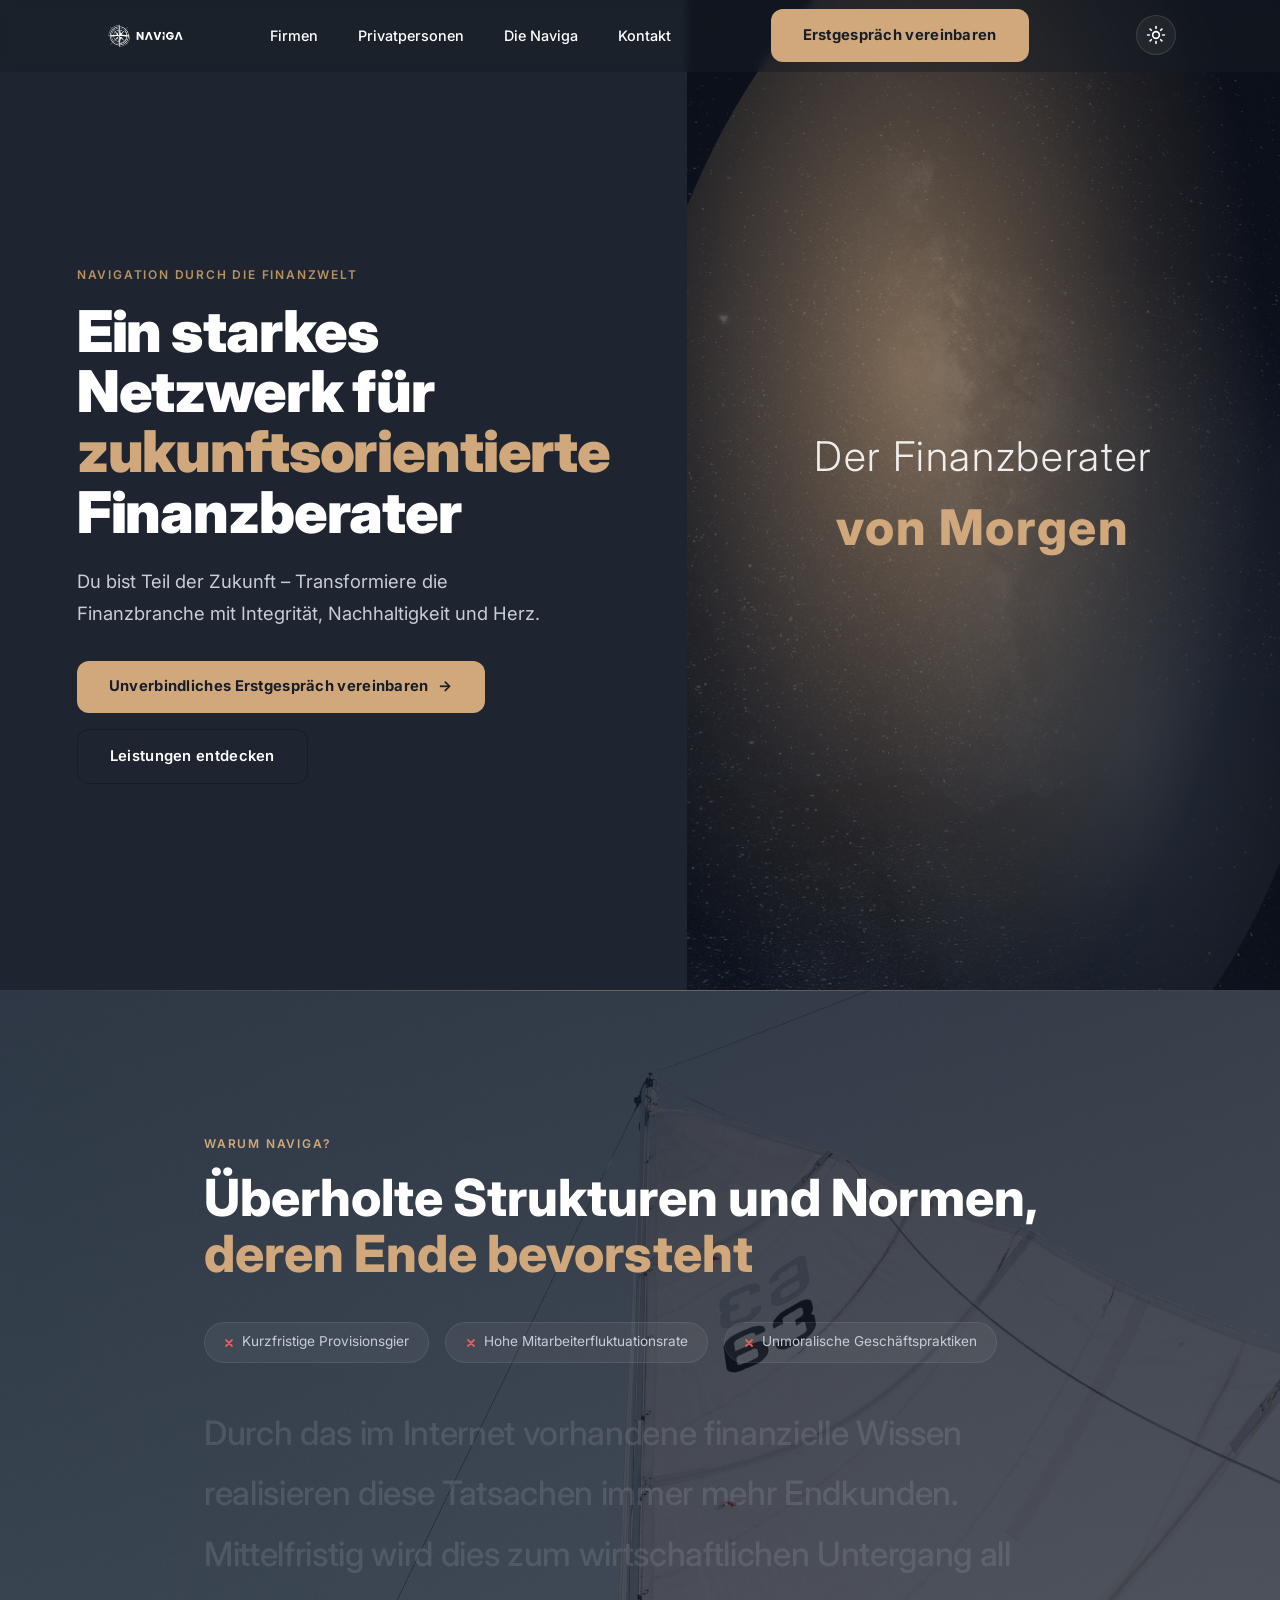
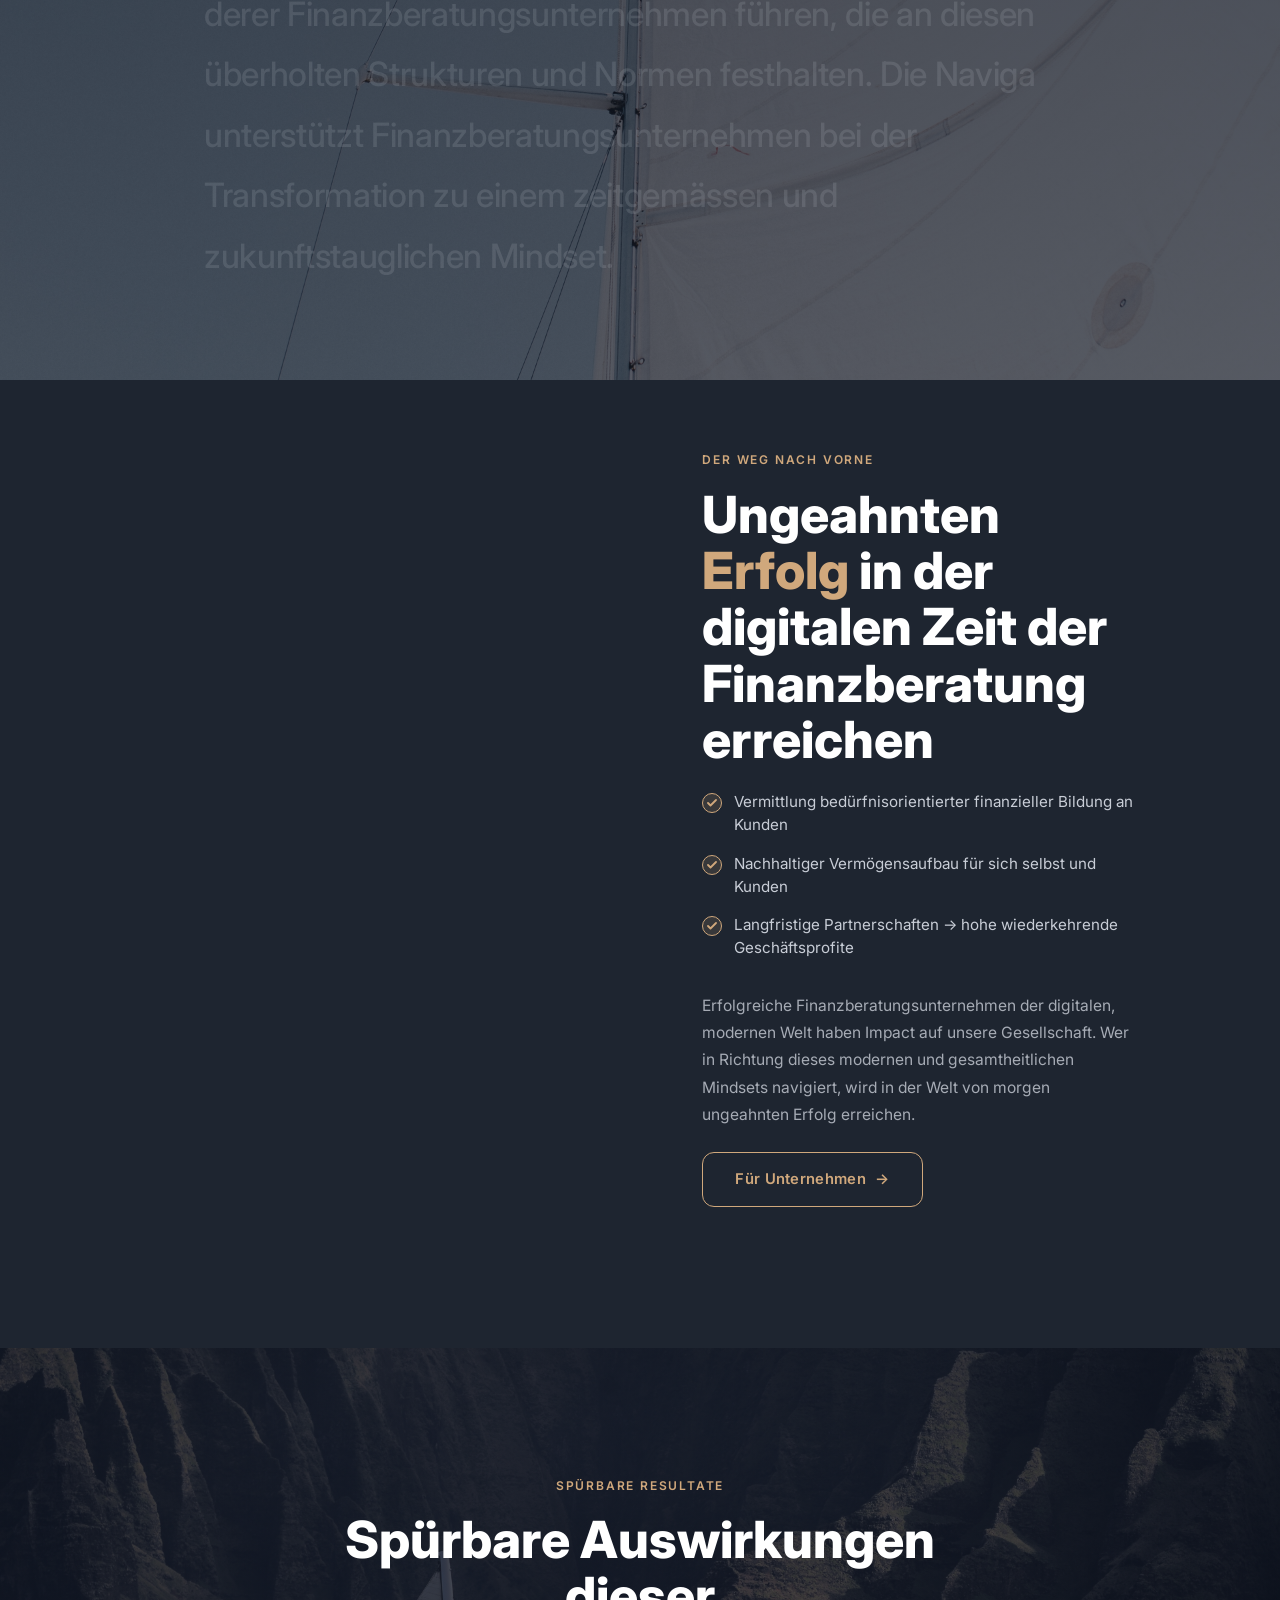
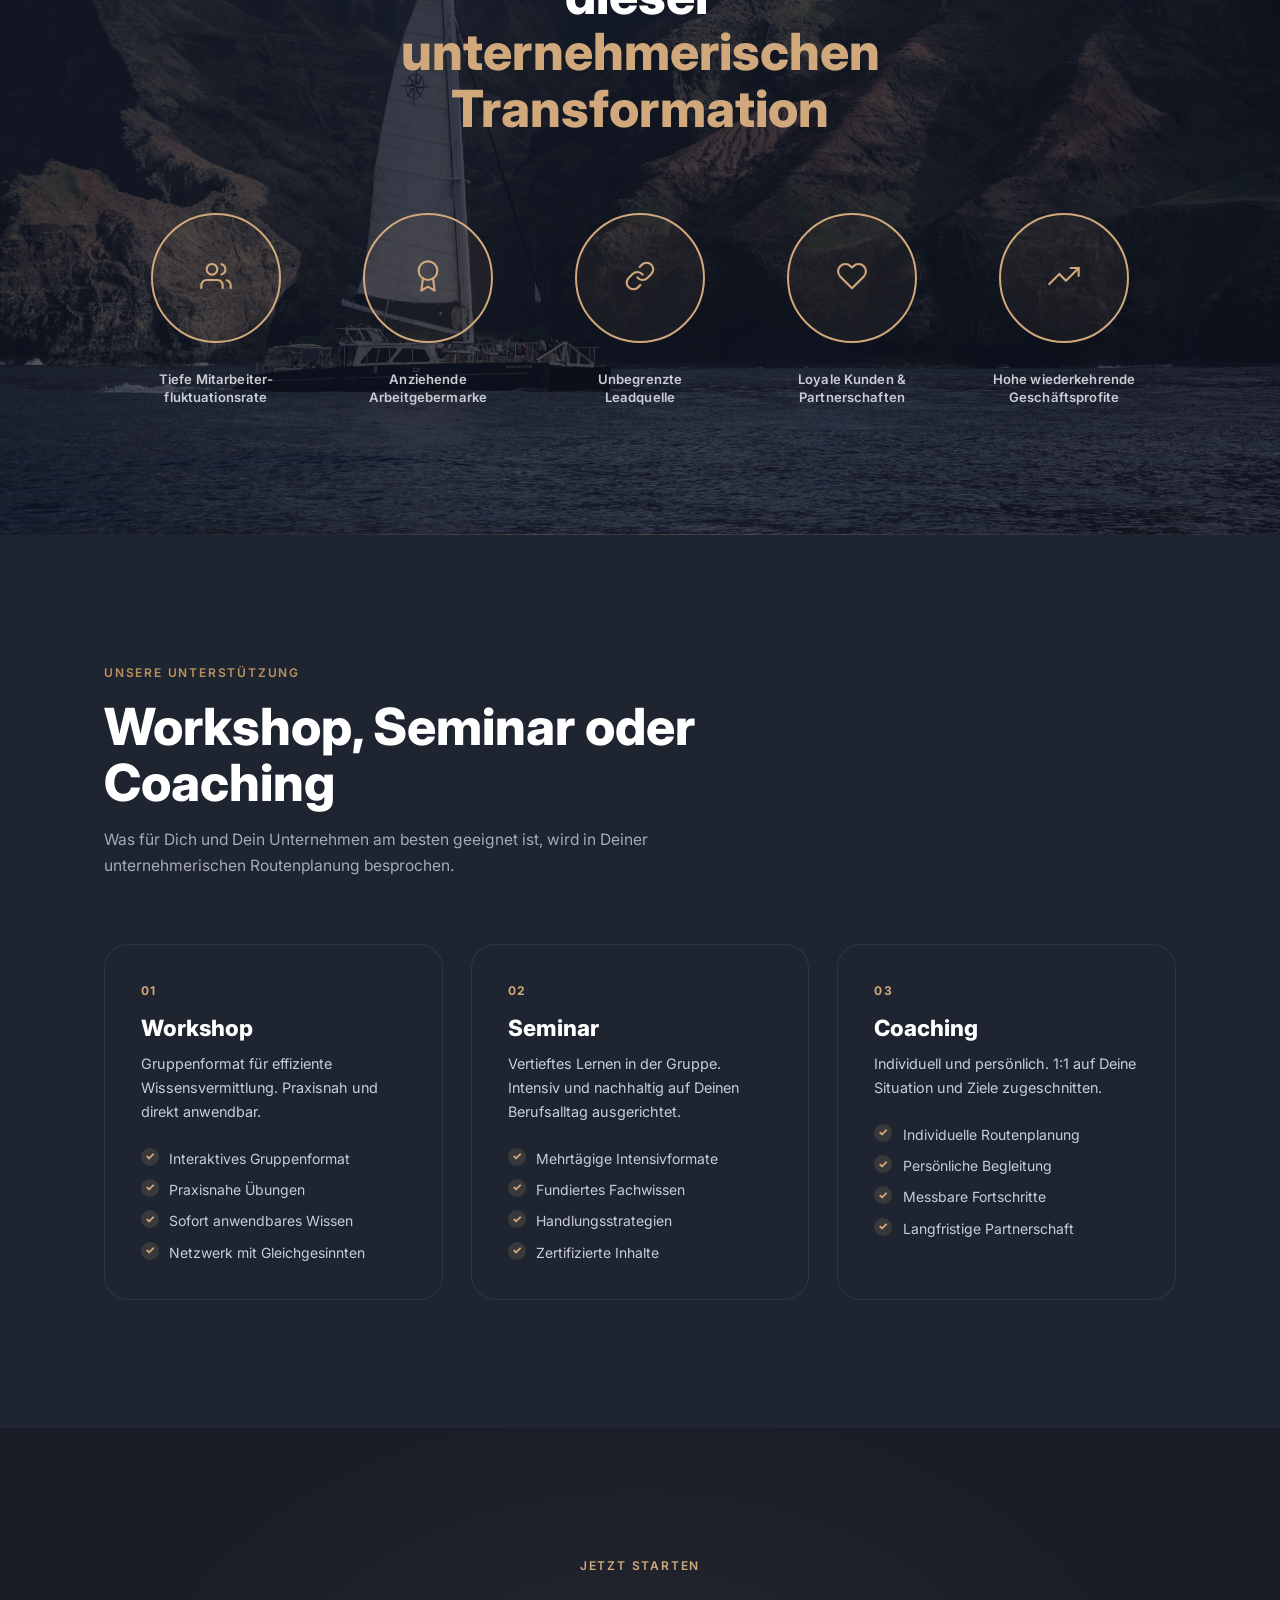
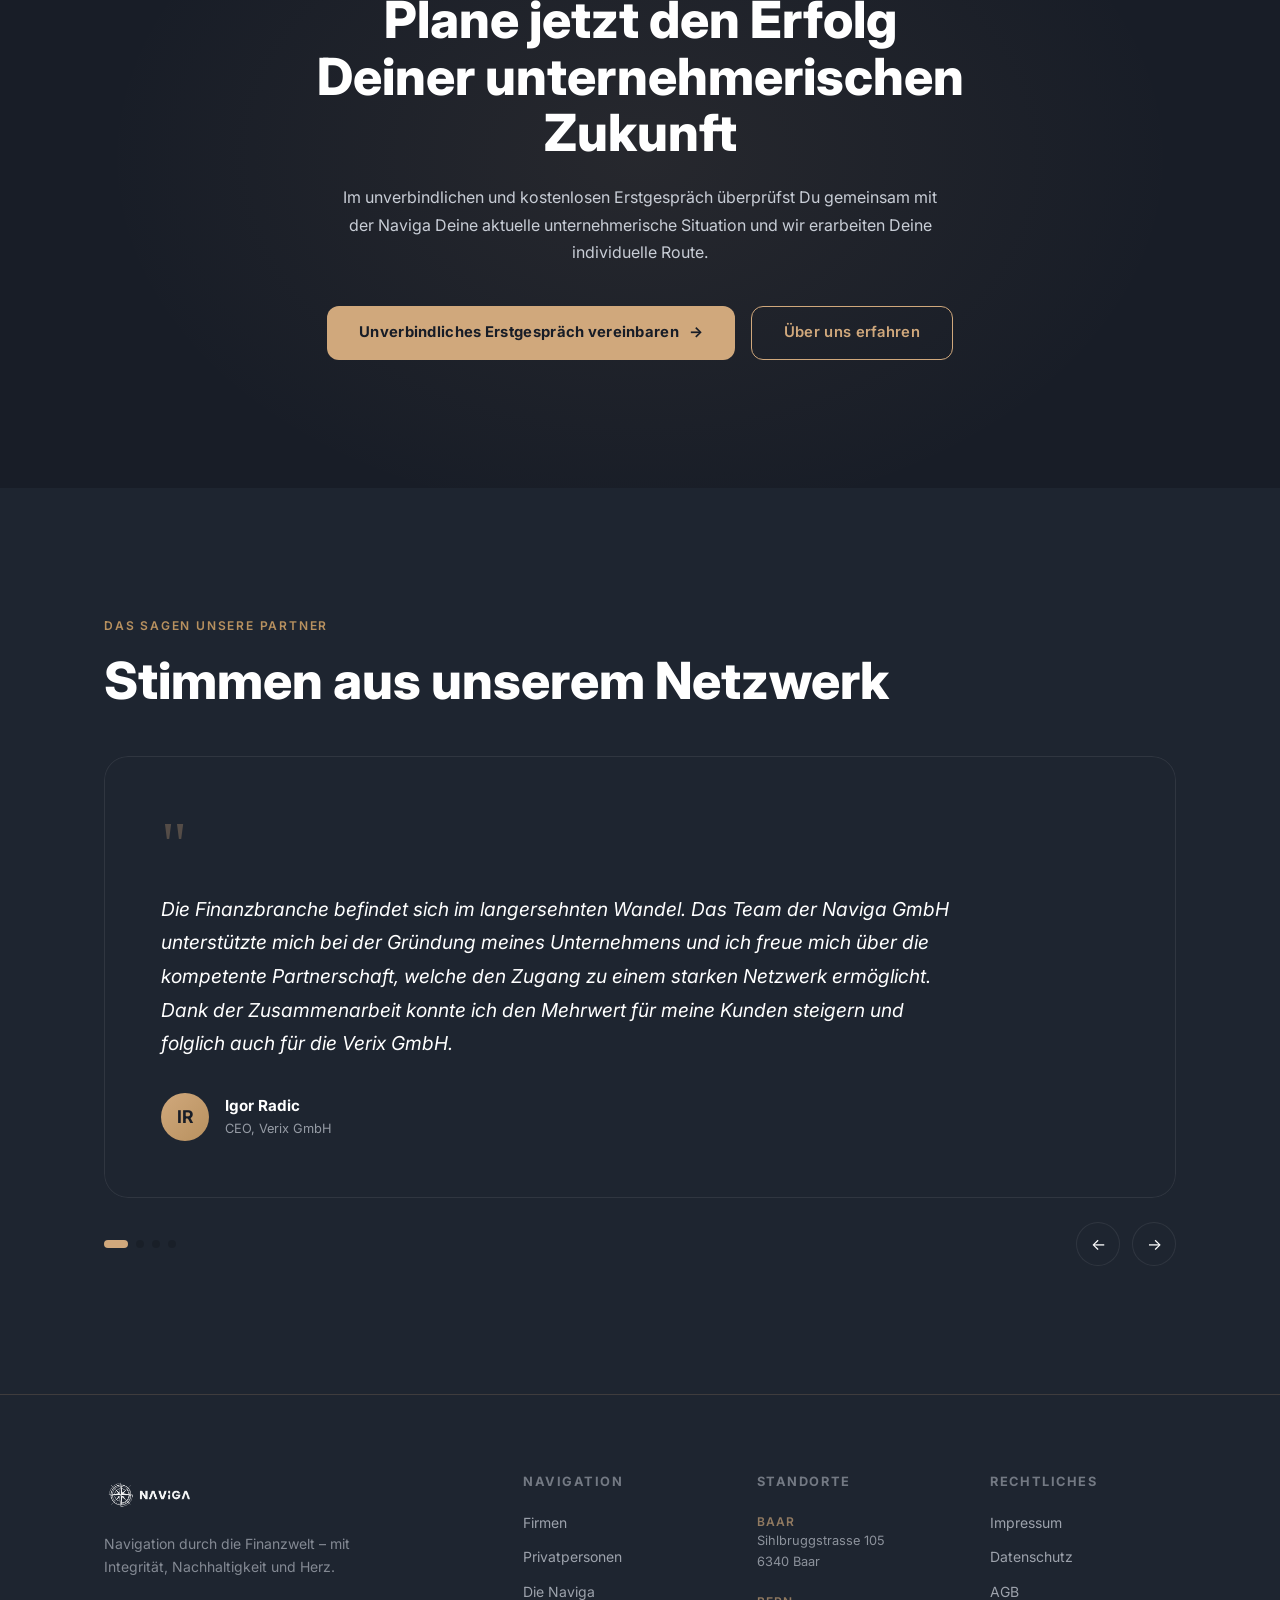
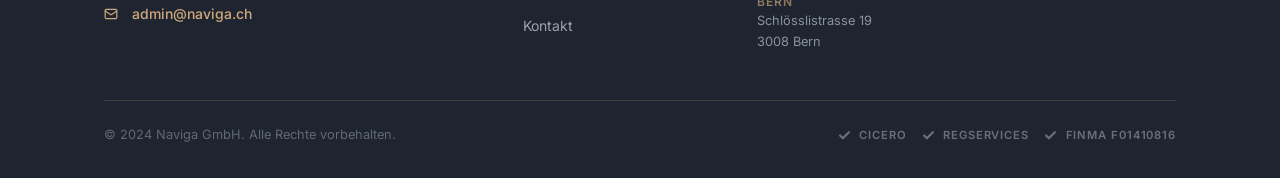
<file: index.html>
<!DOCTYPE html>
<html lang="de">
<head>
  <meta charset="UTF-8" />
  <meta name="viewport" content="width=device-width, initial-scale=1.0" />
  <title>Naviga GmbH | Navigation durch die Finanzwelt</title>
  <meta name="description" content="Ein starkes Netzwerk für zukunftsorientierte Finanzberater. Transformation, Coaching und nachhaltiges Wachstum in der digitalen Finanzwelt." />
  <meta property="og:title" content="Naviga GmbH | Navigation durch die Finanzwelt" />
  <meta property="og:description" content="Transformiere die Finanzbranche mit Integrität, Nachhaltigkeit und Herz." />
  <meta property="og:type" content="website" />
  <link rel="preconnect" href="https://fonts.googleapis.com" />
  <link rel="preconnect" href="https://fonts.gstatic.com" crossorigin />
  <link href="https://fonts.googleapis.com/css2?family=Inter:ital,wght@0,300;0,400;0,500;0,600;0,700;0,800;0,900;1,300&display=swap" rel="stylesheet" />
  <link rel="stylesheet" href="css/style.css" />
</head>
<body>

  <!-- ============ NAVIGATION ============ -->
  <nav class="nav" id="nav" aria-label="Hauptnavigation">
    <div class="container nav-inner">
      <a href="index.html" class="nav-logo">
        <img src="naviga-logo-dark.png" alt="Naviga GmbH" class="nav-logo-img" />
      </a>
      <ul class="nav-links" role="list">
        <li><a href="firmen.html">Firmen</a></li>
        <li><a href="privatpersonen.html">Privatpersonen</a></li>
        <li><a href="die-naviga.html">Die Naviga</a></li>
        <li><a href="kontakt.html">Kontakt</a></li>
      </ul>
      <a href="kontakt.html" class="btn btn-primary nav-cta">Erstgespräch vereinbaren</a>
      <button class="theme-toggle" id="themeToggle" aria-label="Farbschema umschalten">
        <svg class="sun" width="20" height="20" viewBox="0 0 24 24" fill="none" stroke="currentColor" stroke-width="2" stroke-linecap="round" stroke-linejoin="round"><circle cx="12" cy="12" r="4"/><path d="M12 2v2"/><path d="M12 20v2"/><path d="m4.93 4.93 1.41 1.41"/><path d="m17.66 17.66 1.41 1.41"/><path d="M2 12h2"/><path d="M20 12h2"/><path d="m6.34 17.66-1.41 1.41"/><path d="m19.07 4.93-1.41 1.41"/></svg>
        <svg class="moon" width="20" height="20" viewBox="0 0 24 24" fill="none" stroke="currentColor" stroke-width="2" stroke-linecap="round" stroke-linejoin="round" style="display:none"><path d="M21 12.79A9 9 0 1 1 11.21 3 7 7 0 0 0 21 12.79z"></path></svg>
      </button>
      <button class="nav-burger" id="navBurger" aria-label="Menü öffnen" aria-expanded="false">
        <span></span><span></span><span></span>
      </button>
    </div>
  </nav>

  <!-- Mobile Overlay -->
  <div class="nav-mobile-overlay" id="navOverlay" role="dialog" aria-label="Navigation">
    <button class="nav-mobile-close" id="navClose" aria-label="Menü schliessen">
  <svg width="18" height="18" viewBox="0 0 24 24" fill="none" stroke="currentColor" stroke-width="2.5" stroke-linecap="round" aria-hidden="true"><line x1="18" y1="6" x2="6" y2="18"/><line x1="6" y1="6" x2="18" y2="18"/></svg>
</button>
    <a href="firmen.html">Firmen</a>
    <a href="privatpersonen.html">Privatpersonen</a>
    <a href="die-naviga.html">Die Naviga</a>
    <a href="kontakt.html">Kontakt</a>
    <a href="kontakt.html" class="btn btn-primary" style="font-size:1rem;margin-top:1rem;">Erstgespräch vereinbaren</a>
  </div>

  <main>

    <!-- ============ HERO ============ -->
    <section class="hero nordic-bg-stars" aria-labelledby="heroTitle">
      <div class="hero-left">
        <span class="eyebrow fade-up">Navigation durch die Finanzwelt</span>
        <h1 class="hero-title fade-up" id="heroTitle" style="transition-delay:0.1s">
          Ein starkes Netzwerk für
          <span class="accent-word">zukunftsorientierte</span>
          Finanzberater
        </h1>
        <p class="hero-subtitle fade-up" style="transition-delay:0.2s">
          Du bist Teil der Zukunft – Transformiere die Finanzbranche mit Integrität, Nachhaltigkeit und Herz.
        </p>
        <div class="hero-cta-group fade-up" style="transition-delay:0.3s">
          <a href="kontakt.html" class="btn btn-primary">
            Unverbindliches Erstgespräch vereinbaren
            <span class="btn-arrow" aria-hidden="true">→</span>
          </a>
          <a href="#services" class="btn btn-outline-dark">Leistungen entdecken</a>
        </div>

      </div>

      <div class="hero-right" id="heroRight" aria-hidden="true">
        <div class="hero-blob-wrap">
          <div class="hero-blob"></div>
        </div>
        <div class="hero-blob-text fade-in" id="heroFloatText" style="transition-delay:0.5s">
          <h2>Der Finanzberater<br><strong>von Morgen</strong></h2>
        </div>
      </div>
    </section>

    <!-- ============ SCROLL-TEXT SECTION ============ -->
    <section class="scroll-text-section nordic-bg-boat" aria-labelledby="problemTitle">
      <div class="container">
        <div class="scroll-text-inner">
          <span class="eyebrow fade-up">Warum Naviga?</span>
          <h2 class="fade-up" id="problemTitle" style="color:var(--text-main);margin-bottom:2.5rem;transition-delay:0.1s">
            Überholte Strukturen und Normen,<br>
            <span class="accent-word">deren Ende bevorsteht</span>
          </h2>

          <div class="scroll-pain-points stagger-children fade-up" style="transition-delay:0.2s">
            <span class="pain-tag"><span class="x-icon" aria-hidden="true">
  <svg width="10" height="10" viewBox="0 0 10 10" fill="none"><path d="M2 2L8 8M8 2L2 8" stroke="currentColor" stroke-width="1.8" stroke-linecap="round"/></svg>
</span> Kurzfristige Provisionsgier</span>
            <span class="pain-tag"><span class="x-icon" aria-hidden="true">
  <svg width="10" height="10" viewBox="0 0 10 10" fill="none"><path d="M2 2L8 8M8 2L2 8" stroke="currentColor" stroke-width="1.8" stroke-linecap="round"/></svg>
</span> Hohe Mitarbeiterfluktuationsrate</span>
            <span class="pain-tag"><span class="x-icon" aria-hidden="true">
  <svg width="10" height="10" viewBox="0 0 10 10" fill="none"><path d="M2 2L8 8M8 2L2 8" stroke="currentColor" stroke-width="1.8" stroke-linecap="round"/></svg>
</span> Unmoralische Geschäftspraktiken</span>
          </div>

          <p class="reveal-text" aria-label="Erklärungstext">
            Durch das im Internet vorhandene finanzielle Wissen realisieren diese Tatsachen immer mehr Endkunden. Mittelfristig wird dies zum wirtschaftlichen Untergang all derer Finanzberatungsunternehmen führen, die an diesen überholten Strukturen und Normen festhalten. Die Naviga unterstützt Finanzberatungsunternehmen bei der Transformation zu einem zeitgemässen und zukunftstauglichen Mindset.
          </p>
        </div>
      </div>
    </section>

    <!-- ============ SPLIT SECTION: ERFOLG ============ -->
    <section class="split-section" aria-labelledby="erfolgTitle">
      <div class="container">
        <div class="grid-2">
          <div class="split-image fade-up">
            <img src="naviga-meeting.jpg" alt="Das Naviga Team in einem modernen Beratungsgespräch" class="split-real-img" loading="lazy" />
          </div>
          <div class="split-content fade-up" style="transition-delay:0.15s">
            <span class="eyebrow">Der Weg nach vorne</span>
            <h2 id="erfolgTitle">
              Ungeahnten <span class="accent-word">Erfolg</span> in der digitalen Zeit der Finanzberatung erreichen
            </h2>
            <ul class="split-value-list" role="list">
              <li class="split-value-item">
                <span class="split-value-icon" aria-hidden="true">
                  <svg width="10" height="8" viewBox="0 0 10 8" fill="none"><path d="M1 4L3.5 6.5L9 1" stroke="currentColor" stroke-width="1.8" stroke-linecap="round" stroke-linejoin="round"/></svg>
                </span>
                Vermittlung bedürfnisorientierter finanzieller Bildung an Kunden
              </li>
              <li class="split-value-item">
                <span class="split-value-icon" aria-hidden="true">
                  <svg width="10" height="8" viewBox="0 0 10 8" fill="none"><path d="M1 4L3.5 6.5L9 1" stroke="currentColor" stroke-width="1.8" stroke-linecap="round" stroke-linejoin="round"/></svg>
                </span>
                Nachhaltiger Vermögensaufbau für sich selbst und Kunden
              </li>
              <li class="split-value-item">
                <span class="split-value-icon" aria-hidden="true">
                  <svg width="10" height="8" viewBox="0 0 10 8" fill="none"><path d="M1 4L3.5 6.5L9 1" stroke="currentColor" stroke-width="1.8" stroke-linecap="round" stroke-linejoin="round"/></svg>
                </span>
                Langfristige Partnerschaften → hohe wiederkehrende Geschäftsprofite
              </li>
            </ul>
            <p class="split-body">
              Erfolgreiche Finanzberatungsunternehmen der digitalen, modernen Welt haben Impact auf unsere Gesellschaft. Wer in Richtung dieses modernen und gesamtheitlichen Mindsets navigiert, wird in der Welt von morgen ungeahnten Erfolg erreichen.
            </p>
            <a href="firmen.html" class="btn btn-outline">
              Für Unternehmen <span class="btn-arrow" aria-hidden="true">→</span>
            </a>
          </div>
        </div>
      </div>
    </section>

    <!-- ============ FEATURES: AUSWIRKUNGEN ============ -->
    <section class="features-section nordic-bg-mast" aria-labelledby="featuresTitle">
      <div class="container">
        <div class="features-header">
          <span class="eyebrow fade-up">Spürbare Resultate</span>
          <h2 class="fade-up" id="featuresTitle" style="transition-delay:0.1s">
            Spürbare Auswirkungen dieser<br>
            <span class="accent-word">unternehmerischen Transformation</span>
          </h2>
        </div>

        <div class="features-grid stagger-children fade-up" style="transition-delay:0.2s">
          <div class="feature-circle-item">
            <div class="feature-circle">
              <!-- Handshake / people icon -->
              <svg class="feature-svg-icon" viewBox="0 0 24 24" fill="none" stroke="currentColor" stroke-width="1.6" stroke-linecap="round" stroke-linejoin="round" aria-hidden="true"><path d="M17 21v-2a4 4 0 0 0-4-4H5a4 4 0 0 0-4 4v2"/><circle cx="9" cy="7" r="4"/><path d="M23 21v-2a4 4 0 0 0-3-3.87"/><path d="M16 3.13a4 4 0 0 1 0 7.75"/></svg>
              
            </div>
            <span class="feature-label">Tiefe Mitarbeiter-<br>fluktuationsrate</span>
          </div>
          <div class="feature-circle-item">
            <div class="feature-circle">
              <!-- Award icon -->
              <svg class="feature-svg-icon" viewBox="0 0 24 24" fill="none" stroke="currentColor" stroke-width="1.6" stroke-linecap="round" stroke-linejoin="round" aria-hidden="true"><circle cx="12" cy="8" r="7"/><polyline points="8.21 13.89 7 23 12 20 17 23 15.79 13.88"/></svg>
              
            </div>
            <span class="feature-label">Anziehende<br>Arbeitgebermarke</span>
          </div>
          <div class="feature-circle-item">
            <div class="feature-circle">
              <!-- Link / network icon -->
              <svg class="feature-svg-icon" viewBox="0 0 24 24" fill="none" stroke="currentColor" stroke-width="1.6" stroke-linecap="round" stroke-linejoin="round" aria-hidden="true"><path d="M10 13a5 5 0 0 0 7.54.54l3-3a5 5 0 0 0-7.07-7.07l-1.72 1.71"/><path d="M14 11a5 5 0 0 0-7.54-.54l-3 3a5 5 0 0 0 7.07 7.07l1.71-1.71"/></svg>
              
            </div>
            <span class="feature-label">Unbegrenzte<br>Leadquelle</span>
          </div>
          <div class="feature-circle-item">
            <div class="feature-circle">
              <!-- Heart icon -->
              <svg class="feature-svg-icon" viewBox="0 0 24 24" fill="none" stroke="currentColor" stroke-width="1.6" stroke-linecap="round" stroke-linejoin="round" aria-hidden="true"><path d="M20.84 4.61a5.5 5.5 0 0 0-7.78 0L12 5.67l-1.06-1.06a5.5 5.5 0 0 0-7.78 7.78l1.06 1.06L12 21.23l7.78-7.78 1.06-1.06a5.5 5.5 0 0 0 0-7.78z"/></svg>
              
            </div>
            <span class="feature-label">Loyale Kunden &amp;<br>Partnerschaften</span>
          </div>
          <div class="feature-circle-item">
            <div class="feature-circle">
              <!-- Trending up icon -->
              <svg class="feature-svg-icon" viewBox="0 0 24 24" fill="none" stroke="currentColor" stroke-width="1.6" stroke-linecap="round" stroke-linejoin="round" aria-hidden="true"><polyline points="23 6 13.5 15.5 8.5 10.5 1 18"/><polyline points="17 6 23 6 23 12"/></svg>
              
            </div>
            <span class="feature-label">Hohe wiederkehrende<br>Geschäftsprofite</span>
          </div>
        </div>
      </div>
    </section>

    <!-- ============ SERVICES SECTION ============ -->
    <section class="services-section" id="services" aria-labelledby="servicesTitle">
      <div class="container">
        <div class="services-header fade-up">
          <span class="eyebrow">Unsere Unterstützung</span>
          <h2 id="servicesTitle">Workshop, Seminar oder Coaching</h2>
          <p style="color:var(--text-body);max-width:580px;font-size:0.975rem;line-height:1.7;margin-top:1rem;opacity:0.8">
            Was für Dich und Dein Unternehmen am besten geeignet ist, wird in Deiner unternehmerischen Routenplanung besprochen.
          </p>
        </div>

        <div class="services-grid stagger-children">
          <!-- Card 1 -->
          <article class="service-card">
            <div class="service-number">01</div>
            <h3>Workshop</h3>
            <p>Gruppenformat für effiziente Wissensvermittlung. Praxisnah und direkt anwendbar.</p>
            <ul class="service-list" role="list">
              <li>Interaktives Gruppenformat</li>
              <li>Praxisnahe Übungen</li>
              <li>Sofort anwendbares Wissen</li>
              <li>Netzwerk mit Gleichgesinnten</li>
            </ul>
          </article>
          <!-- Card 2 -->
          <article class="service-card">
            <div class="service-number">02</div>
            <h3>Seminar</h3>
            <p>Vertieftes Lernen in der Gruppe. Intensiv und nachhaltig auf Deinen Berufsalltag ausgerichtet.</p>
            <ul class="service-list" role="list">
              <li>Mehrtägige Intensivformate</li>
              <li>Fundiertes Fachwissen</li>
              <li>Handlungsstrategien</li>
              <li>Zertifizierte Inhalte</li>
            </ul>
          </article>
          <!-- Card 3 -->
          <article class="service-card">
            <div class="service-number">03</div>
            <h3>Coaching</h3>
            <p>Individuell und persönlich. 1:1 auf Deine Situation und Ziele zugeschnitten.</p>
            <ul class="service-list" role="list">
              <li>Individuelle Routenplanung</li>
              <li>Persönliche Begleitung</li>
              <li>Messbare Fortschritte</li>
              <li>Langfristige Partnerschaft</li>
            </ul>
          </article>
        </div>
      </div>
    </section>

    <!-- ============ CTA BLOCK ============ -->
    <section class="cta-section" aria-labelledby="ctaTitle">
      <div class="container">
        <span class="eyebrow fade-up">Jetzt starten</span>
        <h2 class="fade-up" id="ctaTitle" style="transition-delay:0.1s">
          Plane jetzt den Erfolg<br>Deiner unternehmerischen Zukunft
        </h2>
        <p class="fade-up" style="transition-delay:0.2s">
          Im unverbindlichen und kostenlosen Erstgespräch überprüfst Du gemeinsam mit der Naviga Deine aktuelle unternehmerische Situation und wir erarbeiten Deine individuelle Route.
        </p>
        <div class="cta-buttons fade-up" style="transition-delay:0.3s">
          <a href="kontakt.html" class="btn btn-primary">
            Unverbindliches Erstgespräch vereinbaren
            <span class="btn-arrow" aria-hidden="true">→</span>
          </a>
          <a href="die-naviga.html" class="btn btn-outline">Über uns erfahren</a>
        </div>
      </div>
    </section>

    <!-- ============ TESTIMONIALS ============ -->
    <section class="testimonials-section" aria-labelledby="testimonialsTitle">
      <div class="container">
        <div class="testimonials-header fade-up">
          <span class="eyebrow">Das sagen unsere Partner</span>
          <h2 id="testimonialsTitle">Stimmen aus unserem Netzwerk</h2>
        </div>

        <div class="carousel-wrap fade-up" style="transition-delay:0.15s">
          <div class="carousel-track-outer">
            <div class="carousel-track">

              <!-- Testimonial 1 -->
              <div class="testimonial-card">
                <div class="testimonial-quote-icon" aria-hidden="true">"</div>
                <p class="testimonial-text">
                  Die Finanzbranche befindet sich im langersehnten Wandel. Das Team der Naviga GmbH unterstützte mich bei der Gründung meines Unternehmens und ich freue mich über die kompetente Partnerschaft, welche den Zugang zu einem starken Netzwerk ermöglicht. Dank der Zusammenarbeit konnte ich den Mehrwert für meine Kunden steigern und folglich auch für die Verix GmbH.
                </p>
                <div class="testimonial-author">
                  <div class="testimonial-avatar" aria-hidden="true">IR</div>
                  <div>
                    <div class="testimonial-name">Igor Radic</div>
                    <div class="testimonial-role">CEO, Verix GmbH</div>
                  </div>
                </div>
              </div>

              <!-- Testimonial 2 -->
              <div class="testimonial-card">
                <div class="testimonial-quote-icon" aria-hidden="true">"</div>
                <p class="testimonial-text">
                  Mit der Naviga zusammenzuarbeiten ist für uns eine Bereicherung in der ganzen Bandbreite. Emmanuel und sein Team sind extrem kompetent und arbeiten sehr langfristig. Das ist genau die Nachhaltigkeit, auf die wir bei uns grossen Wert legen!
                </p>
                <div class="testimonial-author">
                  <div class="testimonial-avatar" aria-hidden="true">JM</div>
                  <div>
                    <div class="testimonial-name">Joël Mesot</div>
                    <div class="testimonial-role">CEO, Mesot Agency</div>
                  </div>
                </div>
              </div>

              <!-- Testimonial 3 -->
              <div class="testimonial-card">
                <div class="testimonial-quote-icon" aria-hidden="true">"</div>
                <p class="testimonial-text">
                  Durch das Konzept der Naviga konnte ich erkennen und lernen wie der Beruf als Berater moralisch integer ausgeführt werden kann, sodass man für seine Zeit und sein Engagement fair entlohnt wird und der Kunde genauso davon profitiert. Es ist wundervoll, gemeinsam mit Gleichgesinnten die Leidenschaft für das Thema Finanzen zu teilen.
                </p>
                <div class="testimonial-author">
                  <div class="testimonial-avatar" aria-hidden="true">DS</div>
                  <div>
                    <div class="testimonial-name">Daniel Seglias</div>
                    <div class="testimonial-role">Geschäftsführer, Daniel Seglias GmbH</div>
                  </div>
                </div>
              </div>

              <!-- Testimonial 4 -->
              <div class="testimonial-card">
                <div class="testimonial-quote-icon" aria-hidden="true">"</div>
                <p class="testimonial-text">
                  Durch die Zusammenarbeit habe ich die Wichtigkeit von Prozessen in einer Beratung gelernt. Dadurch sind meine Beratungen nun klar und systematisch aufgebaut, was zu weniger Aufwand und mehr Erfolg führt.
                </p>
                <div class="testimonial-author">
                  <div class="testimonial-avatar" aria-hidden="true">SS</div>
                  <div>
                    <div class="testimonial-name">Severin Schär</div>
                    <div class="testimonial-role">Geschäftsführer, SNS Personality Builder GmbH</div>
                  </div>
                </div>
              </div>

            </div><!-- /carousel-track -->
          </div><!-- /outer -->

          <div class="carousel-controls">
            <div class="carousel-dots" role="tablist" aria-label="Testimonial Navigation">
              <button class="carousel-dot active" role="tab" aria-selected="true" aria-label="Testimonial 1"></button>
              <button class="carousel-dot" role="tab" aria-selected="false" aria-label="Testimonial 2"></button>
              <button class="carousel-dot" role="tab" aria-selected="false" aria-label="Testimonial 3"></button>
              <button class="carousel-dot" role="tab" aria-selected="false" aria-label="Testimonial 4"></button>
            </div>
            <div class="carousel-arrows">
              <button class="carousel-btn carousel-prev" aria-label="Vorheriges Testimonial">←</button>
              <button class="carousel-btn carousel-next" aria-label="Nächstes Testimonial">→</button>
            </div>
          </div>
        </div>

      </div>
    </section>

  </main>

  <!-- ============ FOOTER ============ -->
  <footer class="footer" aria-label="Seitenende">
    <div class="container">
      <div class="footer-grid">
        <div class="footer-brand">
          <a href="index.html" class="nav-logo">
            <img src="naviga-logo-dark.png" alt="Naviga GmbH" class="nav-logo-img" />
          </a>
          <p class="footer-desc">
            Navigation durch die Finanzwelt – mit Integrität, Nachhaltigkeit und Herz.
          </p>
          <div class="footer-contact">
            <a href="mailto:admin@naviga.ch"><svg width="14" height="14" viewBox="0 0 24 24" fill="none" stroke="currentColor" stroke-width="2" stroke-linecap="round" stroke-linejoin="round" aria-hidden="true" style="display:inline-block;vertical-align:middle;margin-right:6px"><rect x="2" y="4" width="20" height="16" rx="2"/><path d="m22 7-8.97 5.7a1.94 1.94 0 0 1-2.06 0L2 7"/></svg>admin@naviga.ch</a>
          </div>
        </div>

        <div class="footer-col">
          <h4>Navigation</h4>
          <nav class="footer-links" aria-label="Footer Navigation">
            <a href="firmen.html">Firmen</a>
            <a href="privatpersonen.html">Privatpersonen</a>
            <a href="die-naviga.html">Die Naviga</a>
            <a href="kontakt.html">Kontakt</a>
          </nav>
        </div>

        <div class="footer-col">
          <h4>Standorte</h4>
          <div class="footer-address">
            <span class="footer-address-item">
              <span class="footer-address-city">Baar</span>
              Sihlbruggstrasse 105<br>6340 Baar
            </span>
            <span class="footer-address-item" style="margin-top:0.75rem">
              <span class="footer-address-city">Bern</span>
              Schlösslistrasse 19<br>3008 Bern
            </span>
          </div>
        </div>

        <div class="footer-col">
          <h4>Rechtliches</h4>
          <nav class="footer-links" aria-label="Rechtliche Links">
            <a href="https://www.naviga.ch/impressum" target="_blank" rel="noopener">Impressum</a>
            <a href="https://www.naviga.ch/datenschutz" target="_blank" rel="noopener">Datenschutz</a>
            <a href="https://www.naviga.ch/allgemeine-geschaftsbedingungen-agb" target="_blank" rel="noopener">AGB</a>
          </nav>
        </div>
      </div>

      <div class="footer-bottom">
        <p class="footer-copyright">© 2024 Naviga GmbH. Alle Rechte vorbehalten.</p>
        <div class="footer-badges">
          <a href="https://www.cicero.ch/de/informationspflicht-vag-45" target="_blank" rel="noopener" class="footer-badge">
            <svg width="11" height="11" viewBox="0 0 10 8" fill="none" aria-hidden="true" style="display:inline-block;vertical-align:middle;margin-right:4px"><path d="M1 4L3.5 6.5L9 1" stroke="currentColor" stroke-width="2" stroke-linecap="round" stroke-linejoin="round"/></svg>Cicero
          </a>
          <a href="https://www.regservices.ch/beraterregister/beratersuche/" target="_blank" rel="noopener" class="footer-badge">
            <svg width="11" height="11" viewBox="0 0 10 8" fill="none" aria-hidden="true" style="display:inline-block;vertical-align:middle;margin-right:4px"><path d="M1 4L3.5 6.5L9 1" stroke="currentColor" stroke-width="2" stroke-linecap="round" stroke-linejoin="round"/></svg>Regservices
          </a>
          <a href="https://www.finma.ch/de/bewilligung/versicherungsvermittlung/registersuche/F01410816" target="_blank" rel="noopener" class="footer-badge">
            <svg width="11" height="11" viewBox="0 0 10 8" fill="none" aria-hidden="true" style="display:inline-block;vertical-align:middle;margin-right:4px"><path d="M1 4L3.5 6.5L9 1" stroke="currentColor" stroke-width="2" stroke-linecap="round" stroke-linejoin="round"/></svg>FINMA F01410816
          </a>
        </div>
      </div>
    </div>
  </footer>

  <script src="js/main.js"></script>
</body>
</html>
</file>
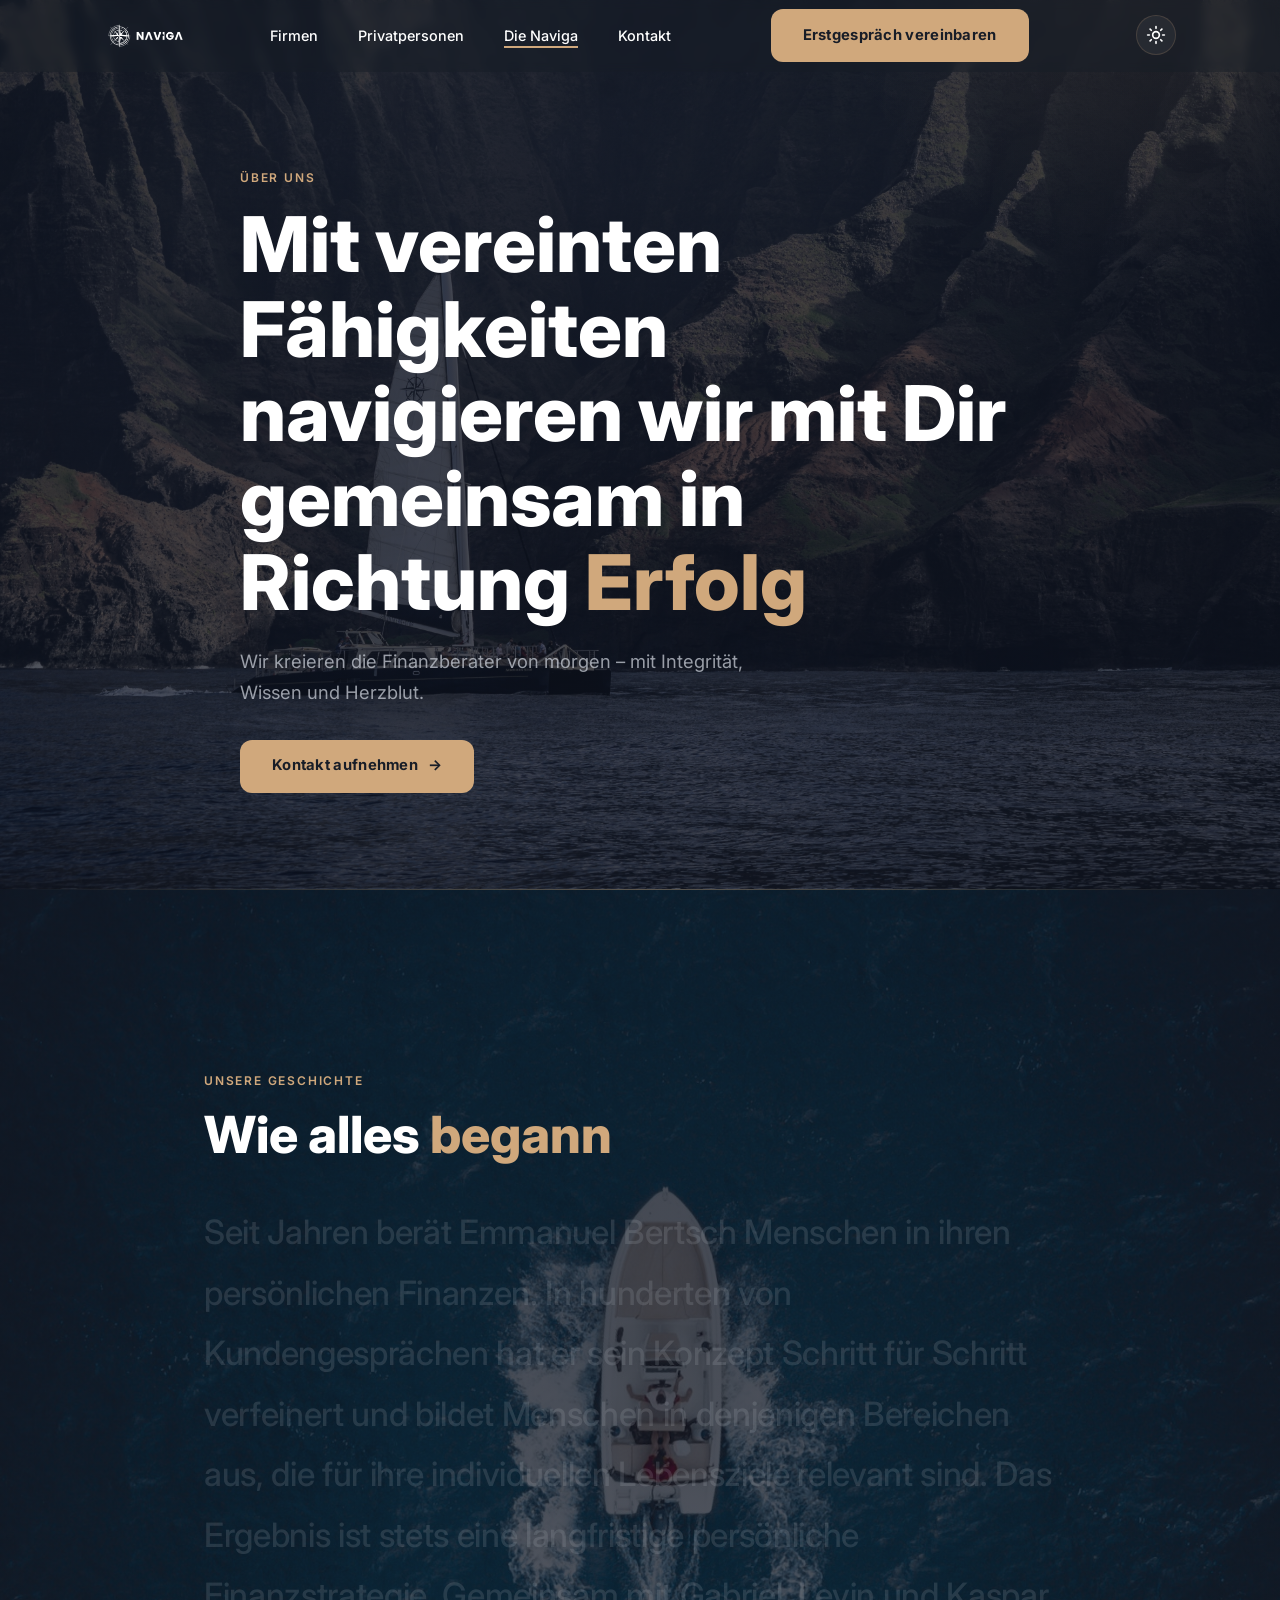
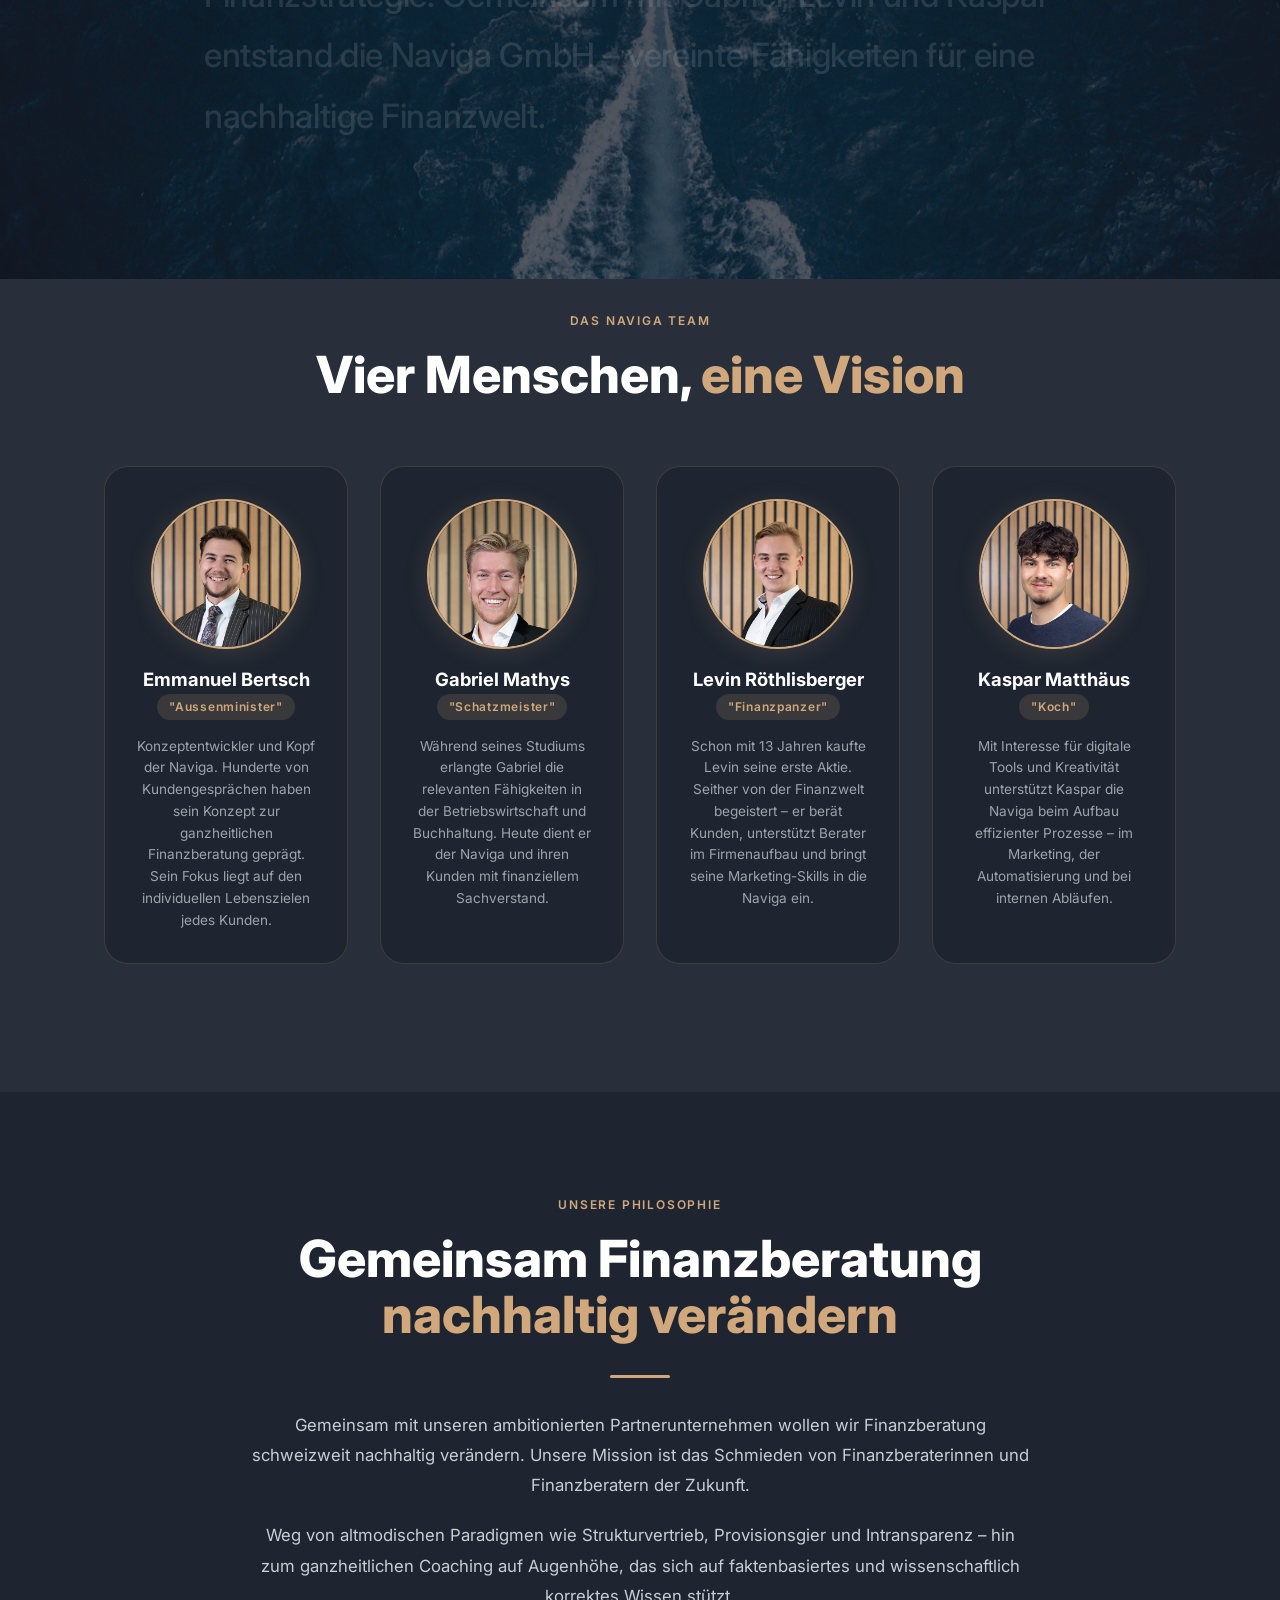
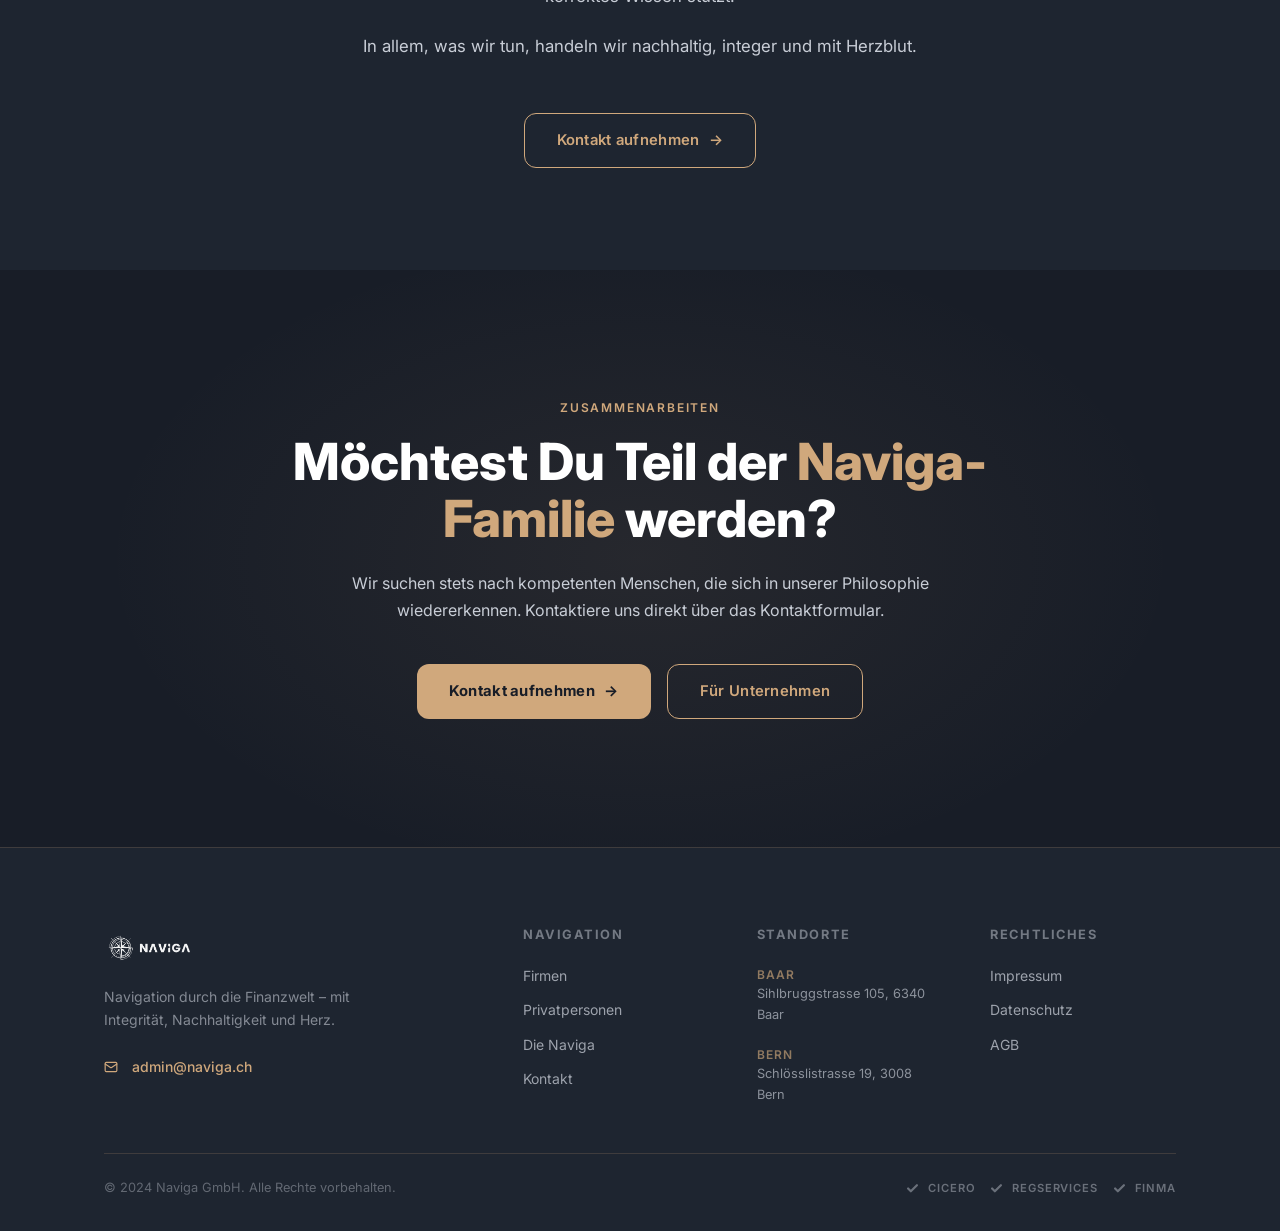
<file: die-naviga.html>
<!DOCTYPE html>
<html lang="de">
<head>
  <meta charset="UTF-8" />
  <meta name="viewport" content="width=device-width, initial-scale=1.0" />
  <title>Die Naviga | Naviga GmbH</title>
  <meta name="description" content="Wir kreieren die Finanzberater von morgen. Beratung, Ausbildung und Firmengründungsunterstützung in der Finanzbranche." />
  <link rel="preconnect" href="https://fonts.googleapis.com" />
  <link rel="preconnect" href="https://fonts.gstatic.com" crossorigin />
  <link href="https://fonts.googleapis.com/css2?family=Inter:ital,wght@0,300;0,400;0,500;0,600;0,700;0,800;0,900;1,300&display=swap" rel="stylesheet" />
  <link rel="stylesheet" href="css/style.css" />
</head>
<body>

  <!-- NAVIGATION -->
  <nav class="nav" id="nav">
    <div class="container nav-inner">
      <a href="index.html" class="nav-logo"><img src="naviga-logo-dark.png" alt="Naviga GmbH" class="nav-logo-img" /></a>
      <ul class="nav-links">
        <li><a href="firmen.html">Firmen</a></li>
        <li><a href="privatpersonen.html">Privatpersonen</a></li>
        <li><a href="die-naviga.html" class="active">Die Naviga</a></li>
        <li><a href="kontakt.html">Kontakt</a></li>
      </ul>
      <a href="kontakt.html" class="btn btn-primary nav-cta">Erstgespräch vereinbaren</a>
      <button class="theme-toggle" id="themeToggle" aria-label="Farbschema umschalten">
        <svg class="sun" width="20" height="20" viewBox="0 0 24 24" fill="none" stroke="currentColor" stroke-width="2" stroke-linecap="round" stroke-linejoin="round"><circle cx="12" cy="12" r="4"/><path d="M12 2v2"/><path d="M12 20v2"/><path d="m4.93 4.93 1.41 1.41"/><path d="m17.66 17.66 1.41 1.41"/><path d="M2 12h2"/><path d="M20 12h2"/><path d="m6.34 17.66-1.41 1.41"/><path d="m19.07 4.93-1.41 1.41"/></svg>
        <svg class="moon" width="20" height="20" viewBox="0 0 24 24" fill="none" stroke="currentColor" stroke-width="2" stroke-linecap="round" stroke-linejoin="round" style="display:none"><path d="M21 12.79A9 9 0 1 1 11.21 3 7 7 0 0 0 21 12.79z"></path></svg>
      </button>
      <button class="nav-burger" id="navBurger" aria-label="Menü öffnen"><span></span><span></span><span></span></button>
    </div>
  </nav>
  <div class="nav-mobile-overlay" id="navOverlay">
    <button class="nav-mobile-close" id="navClose">
  <svg width="18" height="18" viewBox="0 0 24 24" fill="none" stroke="currentColor" stroke-width="2.5" stroke-linecap="round" aria-hidden="true"><line x1="18" y1="6" x2="6" y2="18"/><line x1="6" y1="6" x2="18" y2="18"/></svg>
</button>
    <a href="firmen.html">Firmen</a>
    <a href="privatpersonen.html">Privatpersonen</a>
    <a href="die-naviga.html">Die Naviga</a>
    <a href="kontakt.html">Kontakt</a>
    <a href="kontakt.html" class="btn btn-primary" style="font-size:1rem;margin-top:1rem;">Erstgespräch vereinbaren</a>
  </div>

  <main>

    <!-- HERO -->
    <section class="subpage-hero nordic-bg-mast">
      <div class="container">
        <div class="subpage-hero-inner">
          <span class="eyebrow fade-up">Über uns</span>
          <h1 class="fade-up" style="transition-delay:0.1s">
            Mit vereinten Fähigkeiten navigieren wir mit Dir gemeinsam in Richtung <span class="accent-word">Erfolg</span>
          </h1>
          <p class="hero-subtitle fade-up" style="transition-delay:0.2s">
            Wir kreieren die Finanzberater von morgen – mit Integrität, Wissen und Herzblut.
          </p>
          <a href="kontakt.html" class="btn btn-primary fade-up" style="transition-delay:0.3s">
            Kontakt aufnehmen <span class="btn-arrow">→</span>
          </a>
        </div>
      </div>
    </section>

    <!-- GESCHICHTE: SCROLL TEXT -->
    <section class="scroll-text-section nordic-bg-ship">
      <div class="container">
        <div class="scroll-text-inner">
          <span class="eyebrow fade-up">Unsere Geschichte</span>
          <h2 class="fade-up" style="color:var(--text-main);margin-bottom:2.5rem;transition-delay:0.1s">
            Wie alles <span class="accent-word">begann</span>
          </h2>
          <p class="reveal-text">
            Seit Jahren berät Emmanuel Bertsch Menschen in ihren persönlichen Finanzen. In hunderten von Kundengesprächen hat er sein Konzept Schritt für Schritt verfeinert und bildet Menschen in denjenigen Bereichen aus, die für ihre individuellen Lebensziele relevant sind. Das Ergebnis ist stets eine langfristige persönliche Finanzstrategie. Gemeinsam mit Gabriel, Levin und Kaspar entstand die Naviga GmbH – vereinte Fähigkeiten für eine nachhaltige Finanzwelt.
          </p>
        </div>
      </div>
    </section>

    <!-- TEAM SECTION -->
    <section class="section-pad" style="background:var(--bg-main);" aria-labelledby="teamTitle">
      <div class="container">
        <div class="fade-up" style="text-align:center;margin-bottom:clamp(2.5rem,5vw,4rem)">
          <span class="eyebrow">Das Naviga Team</span>
          <h2 id="teamTitle" style="color:var(--text-main)">Vier Menschen, <span class="accent-word">eine Vision</span></h2>
        </div>

        <div class="team-grid stagger-children fade-up" style="transition-delay:0.15s">

          <article class="team-card">
            <div class="team-photo-wrap">
              <img src="team-emmanuel.jpg" alt="Emmanuel Bertsch – Gründer und Konzeptentwickler, Naviga GmbH" class="team-photo" loading="lazy" />
            </div>
            <h3>Emmanuel Bertsch</h3>
            <span class="team-nickname">"Aussenminister"</span>
            <p class="team-bio">
              Konzeptentwickler und Kopf der Naviga. Hunderte von Kundengesprächen haben sein Konzept zur ganzheitlichen Finanzberatung geprägt. Sein Fokus liegt auf den individuellen Lebenszielen jedes Kunden.
            </p>
          </article>

          <article class="team-card">
            <div class="team-photo-wrap">
              <img src="team-gabriel.jpg" alt="Gabriel Mathys – Betriebswirtschaft und Buchhaltung, Naviga GmbH" class="team-photo" loading="lazy" />
            </div>
            <h3>Gabriel Mathys</h3>
            <span class="team-nickname">"Schatzmeister"</span>
            <p class="team-bio">
              Während seines Studiums erlangte Gabriel die relevanten Fähigkeiten in der Betriebswirtschaft und Buchhaltung. Heute dient er der Naviga und ihren Kunden mit finanziellem Sachverstand.
            </p>
          </article>

          <article class="team-card">
            <div class="team-photo-wrap">
              <img src="team-levin.jpg" alt="Levin Röthlisberger – Finanzberater und Marketing, Naviga GmbH" class="team-photo" loading="lazy" />
            </div>
            <h3>Levin Röthlisberger</h3>
            <span class="team-nickname">"Finanzpanzer"</span>
            <p class="team-bio">
              Schon mit 13 Jahren kaufte Levin seine erste Aktie. Seither von der Finanzwelt begeistert – er berät Kunden, unterstützt Berater im Firmenaufbau und bringt seine Marketing-Skills in die Naviga ein.
            </p>
          </article>

          <article class="team-card">
            <div class="team-photo-wrap">
              <img src="team-kaspar.jpg" alt="Kaspar Matthäus – Digitale Prozesse und Automatisierung, Naviga GmbH" class="team-photo" loading="lazy" />
            </div>
            <h3>Kaspar Matthäus</h3>
            <span class="team-nickname">"Koch"</span>
            <p class="team-bio">
              Mit Interesse für digitale Tools und Kreativität unterstützt Kaspar die Naviga beim Aufbau effizienter Prozesse – im Marketing, der Automatisierung und bei internen Abläufen.
            </p>
          </article>

        </div>
      </div>
    </section>

    <!-- PHILOSOPHIE -->
    <section class="philosophy-section" aria-labelledby="philoTitle">
      <div class="container">
        <div class="philosophy-inner">
          <span class="eyebrow fade-up">Unsere Philosophie</span>
          <h2 class="fade-up" id="philoTitle" style="transition-delay:0.1s">
            Gemeinsam Finanzberatung<br><span class="accent-word">nachhaltig verändern</span>
          </h2>
          <div class="divider-line" style="margin:2rem auto;"></div>
          <p class="fade-up" style="transition-delay:0.2s">
            Gemeinsam mit unseren ambitionierten Partnerunternehmen wollen wir Finanzberatung schweizweit nachhaltig verändern. Unsere Mission ist das Schmieden von Finanzberaterinnen und Finanzberatern der Zukunft.
          </p>
          <p class="fade-up" style="transition-delay:0.3s">
            Weg von altmodischen Paradigmen wie Strukturvertrieb, Provisionsgier und Intransparenz – hin zum ganzheitlichen Coaching auf Augenhöhe, das sich auf faktenbasiertes und wissenschaftlich korrektes Wissen stützt.
          </p>
          <p class="fade-up" style="transition-delay:0.4s">
            In allem, was wir tun, handeln wir nachhaltig, integer und mit Herzblut.
          </p>
          <a href="kontakt.html" class="btn btn-outline fade-up" style="margin-top:2rem;transition-delay:0.5s">
            Kontakt aufnehmen <span class="btn-arrow">→</span>
          </a>
        </div>
      </div>
    </section>

    <!-- CTA -->
    <section class="cta-section">
      <div class="container">
        <span class="eyebrow fade-up">Zusammenarbeiten</span>
        <h2 class="fade-up" style="transition-delay:0.1s">
          Möchtest Du Teil der <span class="accent-word">Naviga-Familie</span> werden?
        </h2>
        <p class="fade-up" style="transition-delay:0.2s">
          Wir suchen stets nach kompetenten Menschen, die sich in unserer Philosophie wiedererkennen. Kontaktiere uns direkt über das Kontaktformular.
        </p>
        <div class="cta-buttons fade-up" style="transition-delay:0.3s">
          <a href="kontakt.html" class="btn btn-primary">Kontakt aufnehmen <span class="btn-arrow">→</span></a>
          <a href="firmen.html" class="btn btn-outline">Für Unternehmen</a>
        </div>
      </div>
    </section>

  </main>

  <!-- FOOTER -->
  <footer class="footer">
    <div class="container">
      <div class="footer-grid">
        <div class="footer-brand">
          <a href="index.html" class="nav-logo"><img src="naviga-logo-dark.png" alt="Naviga GmbH" class="nav-logo-img" /></a>
          <p class="footer-desc">Navigation durch die Finanzwelt – mit Integrität, Nachhaltigkeit und Herz.</p>
          <div class="footer-contact"><a href="mailto:admin@naviga.ch"><svg width="14" height="14" viewBox="0 0 24 24" fill="none" stroke="currentColor" stroke-width="2" stroke-linecap="round" stroke-linejoin="round" aria-hidden="true" style="display:inline-block;vertical-align:middle;margin-right:6px"><rect x="2" y="4" width="20" height="16" rx="2"/><path d="m22 7-8.97 5.7a1.94 1.94 0 0 1-2.06 0L2 7"/></svg>admin@naviga.ch</a></div>
        </div>
        <div class="footer-col">
          <h4>Navigation</h4>
          <nav class="footer-links">
            <a href="firmen.html">Firmen</a>
            <a href="privatpersonen.html">Privatpersonen</a>
            <a href="die-naviga.html">Die Naviga</a>
            <a href="kontakt.html">Kontakt</a>
          </nav>
        </div>
        <div class="footer-col">
          <h4>Standorte</h4>
          <div class="footer-address">
            <span class="footer-address-item"><span class="footer-address-city">Baar</span>Sihlbruggstrasse 105, 6340 Baar</span>
            <span class="footer-address-item" style="margin-top:.75rem"><span class="footer-address-city">Bern</span>Schlösslistrasse 19, 3008 Bern</span>
          </div>
        </div>
        <div class="footer-col">
          <h4>Rechtliches</h4>
          <nav class="footer-links">
            <a href="https://www.naviga.ch/impressum" target="_blank" rel="noopener">Impressum</a>
            <a href="https://www.naviga.ch/datenschutz" target="_blank" rel="noopener">Datenschutz</a>
            <a href="https://www.naviga.ch/allgemeine-geschaftsbedingungen-agb" target="_blank" rel="noopener">AGB</a>
          </nav>
        </div>
      </div>
      <div class="footer-bottom">
        <p class="footer-copyright">© 2024 Naviga GmbH. Alle Rechte vorbehalten.</p>
        <div class="footer-badges">
          <a href="https://www.cicero.ch/de/informationspflicht-vag-45" target="_blank" rel="noopener" class="footer-badge"><svg width="11" height="11" viewBox="0 0 10 8" fill="none" aria-hidden="true" style="display:inline-block;vertical-align:middle;margin-right:4px"><path d="M1 4L3.5 6.5L9 1" stroke="currentColor" stroke-width="2" stroke-linecap="round" stroke-linejoin="round"/></svg>Cicero</a>
          <a href="https://www.regservices.ch/beraterregister/beratersuche/" target="_blank" rel="noopener" class="footer-badge"><svg width="11" height="11" viewBox="0 0 10 8" fill="none" aria-hidden="true" style="display:inline-block;vertical-align:middle;margin-right:4px"><path d="M1 4L3.5 6.5L9 1" stroke="currentColor" stroke-width="2" stroke-linecap="round" stroke-linejoin="round"/></svg>Regservices</a>
          <a href="https://www.finma.ch/de/bewilligung/versicherungsvermittlung/registersuche/F01410816" target="_blank" rel="noopener" class="footer-badge"><svg width="11" height="11" viewBox="0 0 10 8" fill="none" aria-hidden="true" style="display:inline-block;vertical-align:middle;margin-right:4px"><path d="M1 4L3.5 6.5L9 1" stroke="currentColor" stroke-width="2" stroke-linecap="round" stroke-linejoin="round"/></svg>FINMA</a>
        </div>
      </div>
    </div>
  </footer>

  <script src="js/main.js"></script>
</body>
</html>
</file>
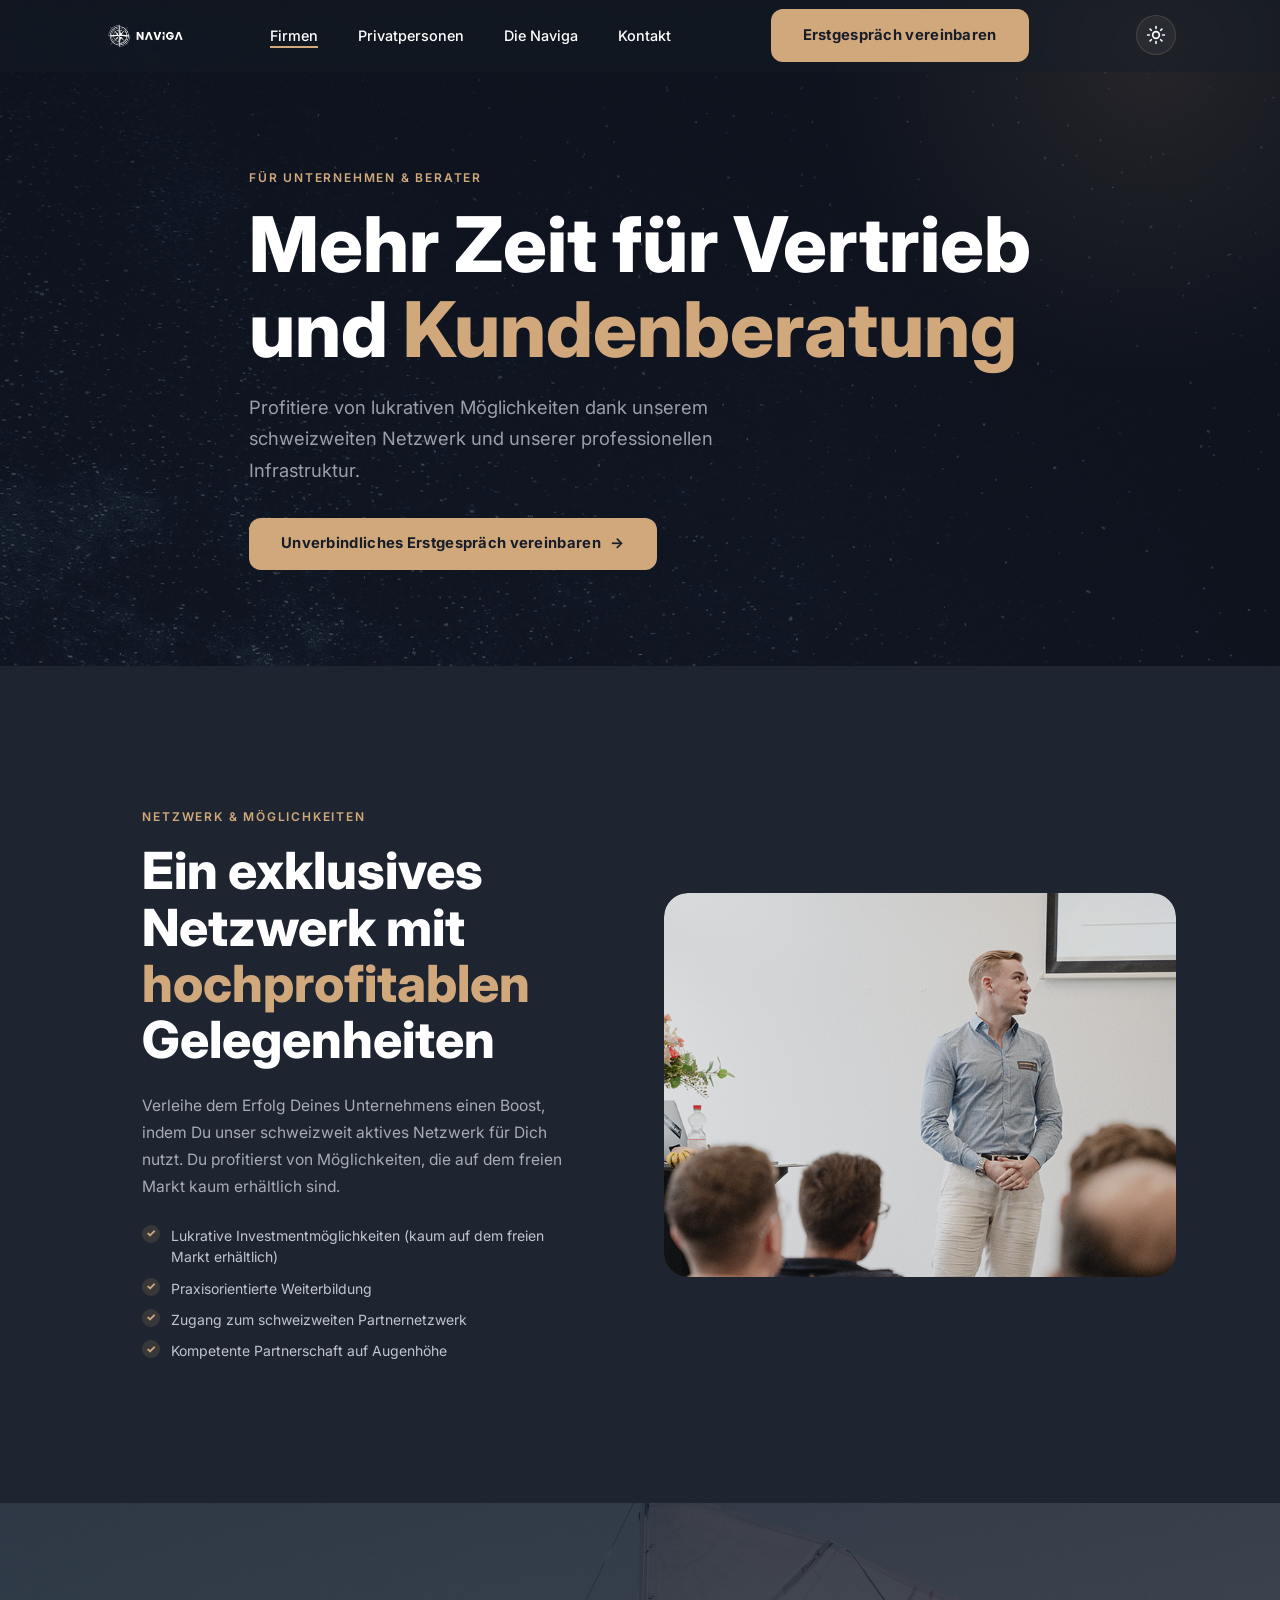
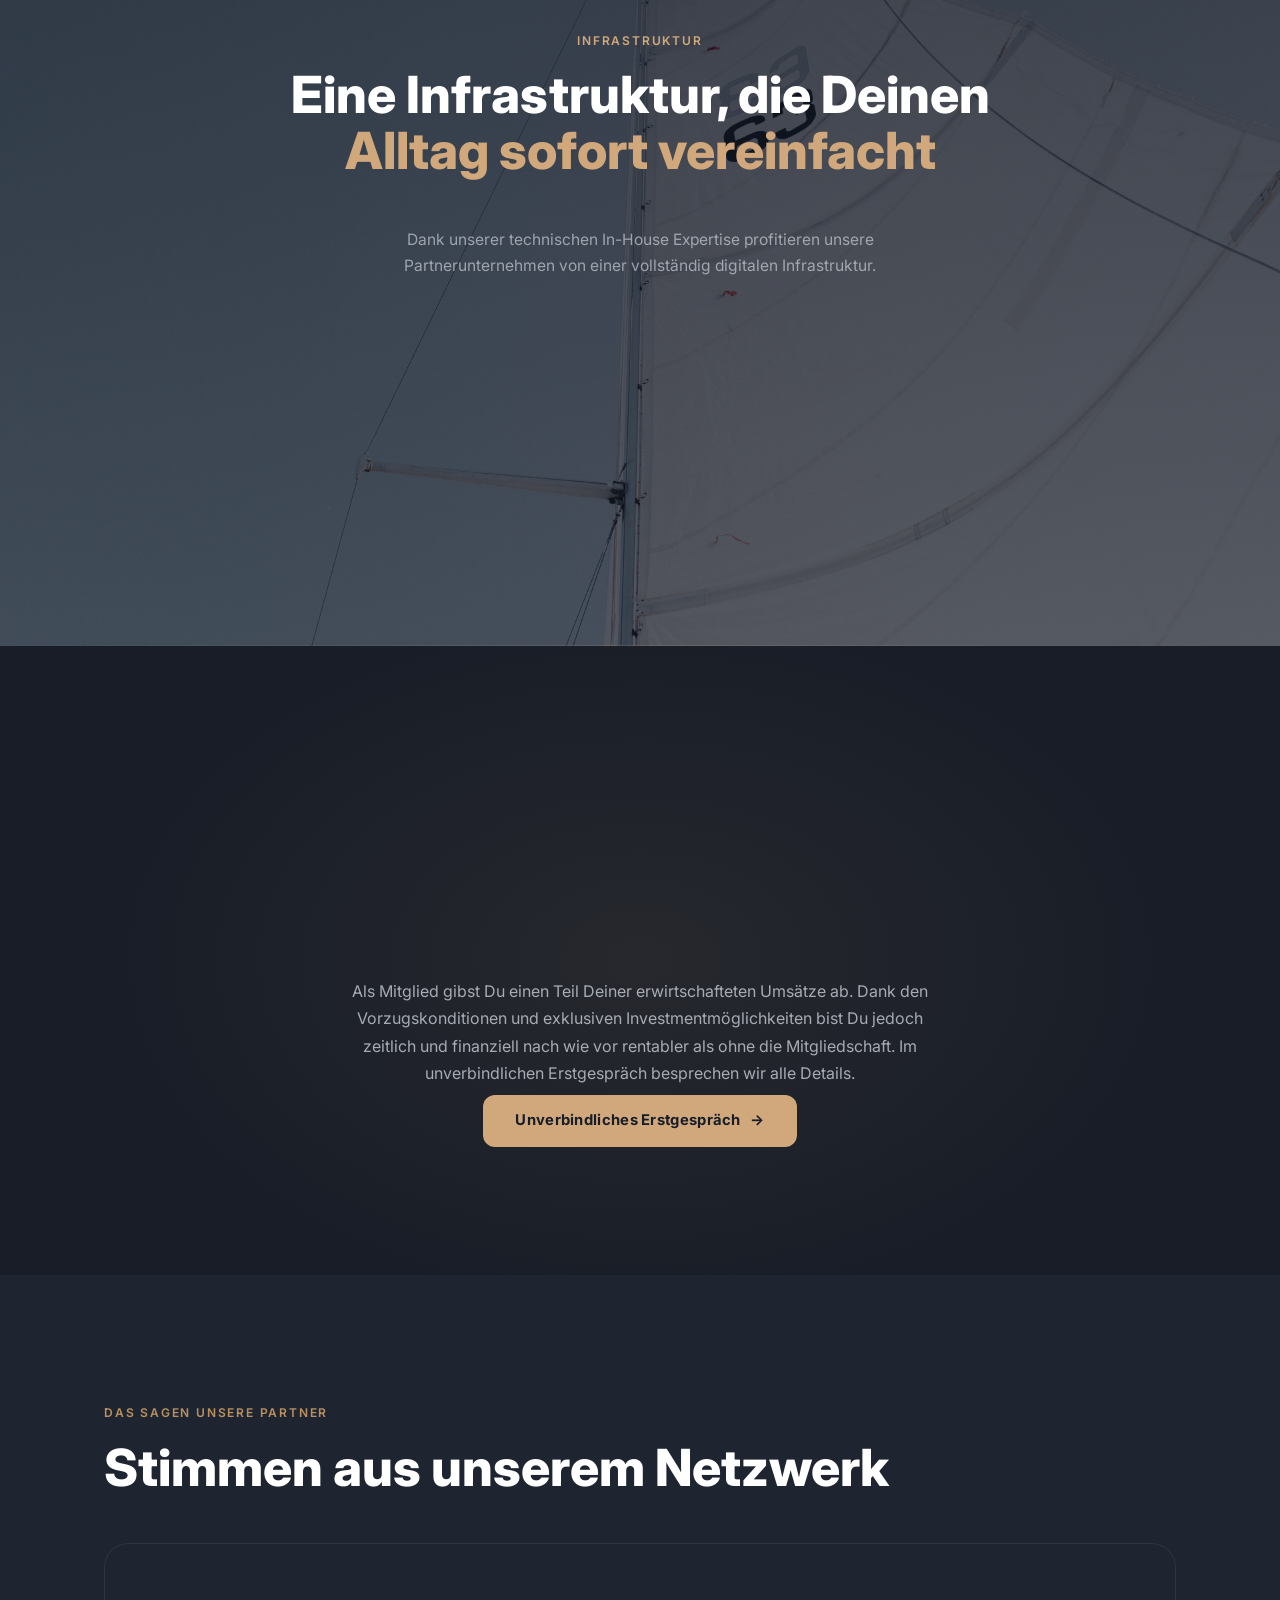
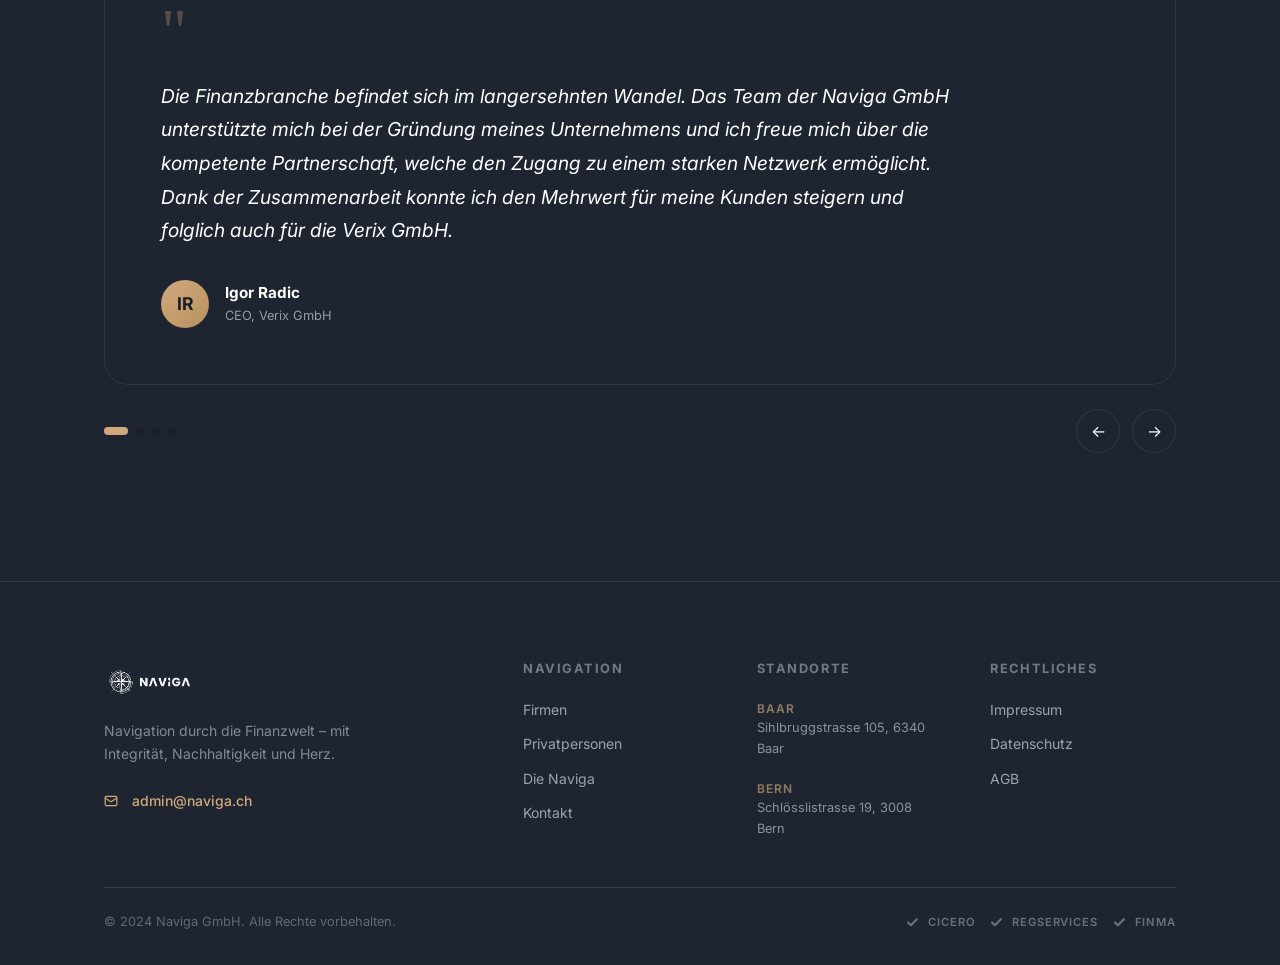
<file: firmen.html>
<!DOCTYPE html>
<html lang="de">
<head>
  <meta charset="UTF-8" />
  <meta name="viewport" content="width=device-width, initial-scale=1.0" />
  <title>Firmen | Naviga GmbH</title>
  <meta name="description" content="Profitiere von lukrativen Möglichkeiten dank unserem exklusiven Netzwerk und unserer professionellen Infrastruktur. Für Berater & KMU's im Finanzbereich." />
  <link rel="preconnect" href="https://fonts.googleapis.com" />
  <link rel="preconnect" href="https://fonts.gstatic.com" crossorigin />
  <link href="https://fonts.googleapis.com/css2?family=Inter:ital,wght@0,300;0,400;0,500;0,600;0,700;0,800;0,900;1,300&display=swap" rel="stylesheet" />
  <link rel="stylesheet" href="css/style.css" />
</head>
<body>

  <!-- NAVIGATION -->
  <nav class="nav" id="nav">
    <div class="container nav-inner">
      <a href="index.html" class="nav-logo">
        <img src="naviga-logo-dark.png" alt="Naviga GmbH" class="nav-logo-img" />
      </a>
      <ul class="nav-links">
        <li><a href="firmen.html" class="active">Firmen</a></li>
        <li><a href="privatpersonen.html">Privatpersonen</a></li>
        <li><a href="die-naviga.html">Die Naviga</a></li>
        <li><a href="kontakt.html">Kontakt</a></li>
      </ul>
      <a href="kontakt.html" class="btn btn-primary nav-cta">Erstgespräch vereinbaren</a>
      <button class="theme-toggle" id="themeToggle" aria-label="Farbschema umschalten">
        <svg class="sun" width="20" height="20" viewBox="0 0 24 24" fill="none" stroke="currentColor" stroke-width="2" stroke-linecap="round" stroke-linejoin="round"><circle cx="12" cy="12" r="4"/><path d="M12 2v2"/><path d="M12 20v2"/><path d="m4.93 4.93 1.41 1.41"/><path d="m17.66 17.66 1.41 1.41"/><path d="M2 12h2"/><path d="M20 12h2"/><path d="m6.34 17.66-1.41 1.41"/><path d="m19.07 4.93-1.41 1.41"/></svg>
        <svg class="moon" width="20" height="20" viewBox="0 0 24 24" fill="none" stroke="currentColor" stroke-width="2" stroke-linecap="round" stroke-linejoin="round" style="display:none"><path d="M21 12.79A9 9 0 1 1 11.21 3 7 7 0 0 0 21 12.79z"></path></svg>
      </button>
      <button class="nav-burger" id="navBurger" aria-label="Menü öffnen">
        <span></span><span></span><span></span>
      </button>
    </div>
  </nav>
  <div class="nav-mobile-overlay" id="navOverlay">
    <button class="nav-mobile-close" id="navClose">
  <svg width="18" height="18" viewBox="0 0 24 24" fill="none" stroke="currentColor" stroke-width="2.5" stroke-linecap="round" aria-hidden="true"><line x1="18" y1="6" x2="6" y2="18"/><line x1="6" y1="6" x2="18" y2="18"/></svg>
</button>
    <a href="firmen.html">Firmen</a>
    <a href="privatpersonen.html">Privatpersonen</a>
    <a href="die-naviga.html">Die Naviga</a>
    <a href="kontakt.html">Kontakt</a>
    <a href="kontakt.html" class="btn btn-primary" style="font-size:1rem;margin-top:1rem;">Erstgespräch vereinbaren</a>
  </div>

  <main>

    <!-- HERO -->
    <section class="subpage-hero nordic-bg-stars">
      <div class="container">
        <div class="subpage-hero-inner">
          <span class="eyebrow fade-up">Für Unternehmen &amp; Berater</span>
          <h1 class="fade-up" style="transition-delay:0.1s">
            Mehr Zeit für Vertrieb<br>und <span class="accent-word">Kundenberatung</span>
          </h1>
          <p class="hero-subtitle fade-up" style="transition-delay:0.2s">
            Profitiere von lukrativen Möglichkeiten dank unserem schweizweiten Netzwerk und unserer professionellen Infrastruktur.
          </p>
          <a href="kontakt.html" class="btn btn-primary fade-up" style="transition-delay:0.3s">
            Unverbindliches Erstgespräch vereinbaren <span class="btn-arrow">→</span>
          </a>
        </div>
      </div>
    </section>

    <!-- SECTION 1: NETWORK -->
    <section class="split-section section-pad" aria-labelledby="networkTitle">
      <div class="container">
        <div class="grid-2">
          <div class="split-content fade-up">
            <span class="eyebrow">Netzwerk &amp; Möglichkeiten</span>
            <h2 id="networkTitle">
              Ein exklusives Netzwerk mit <span class="accent-word">hochprofitablen</span> Gelegenheiten
            </h2>
            <p class="split-body">
              Verleihe dem Erfolg Deines Unternehmens einen Boost, indem Du unser schweizweit aktives Netzwerk für Dich nutzt. Du profitierst von Möglichkeiten, die auf dem freien Markt kaum erhältlich sind.
            </p>
            <ul class="service-list" role="list" style="margin-top:1.5rem">
              <li>Lukrative Investmentmöglichkeiten (kaum auf dem freien Markt erhältlich)</li>
              <li>Praxisorientierte Weiterbildung</li>
              <li>Zugang zum schweizweiten Partnernetzwerk</li>
              <li>Kompetente Partnerschaft auf Augenhöhe</li>
            </ul>
          </div>
          <div class="split-image fade-up" style="transition-delay:0.15s">
            <img src="naviga-seminar.jpg" alt="Naviga Seminar – Finanzberater in professioneller Weiterbildung" class="split-real-img" loading="lazy" />
          </div>
        </div>
      </div>
    </section>

    <!-- FEATURE CIRCLES: WHAT YOU GET -->
    <section class="features-section nordic-bg-boat" aria-labelledby="infraTitle">
      <div class="container">
        <div class="features-header">
          <span class="eyebrow fade-up">Infrastruktur</span>
          <h2 class="fade-up" id="infraTitle" style="transition-delay:0.1s">
            Eine Infrastruktur, die Deinen<br>
            <span class="accent-word">Alltag sofort vereinfacht</span>
          </h2>
          <p class="fade-up" style="color:var(--text-alt);opacity:0.7;max-width:600px;margin:1rem auto 0;font-size:0.975rem;line-height:1.7;transition-delay:0.2s">
            Dank unserer technischen In-House Expertise profitieren unsere Partnerunternehmen von einer vollständig digitalen Infrastruktur.
          </p>
        </div>
        <div class="features-grid stagger-children fade-up" style="transition-delay:0.3s">
          <div class="feature-circle-item">
            <div class="feature-circle">
              <span class="feature-icon"><svg width="24" height="24" viewBox="0 0 24 24" fill="none" stroke="currentColor" stroke-width="2" stroke-linecap="round" stroke-linejoin="round" class="clutch-icon"><path d="M14.5 2H6a2 2 0 0 0-2 2v16a2 2 0 0 0 2 2h12a2 2 0 0 0 2-2V7.5L14.5 2z"/><polyline points="14 2 14 8 20 8"/><line x1="16" y1="13" x2="8" y2="13"/><line x1="16" y1="17" x2="8" y2="17"/><line x1="10" y1="9" x2="8" y2="9"/></svg></span>
              
            </div>
            <span class="feature-label">Vertrags-<br>abwicklung</span>
          </div>
          <div class="feature-circle-item">
            <div class="feature-circle">
              <span class="feature-icon"><svg width="24" height="24" viewBox="0 0 24 24" fill="none" stroke="currentColor" stroke-width="2" stroke-linecap="round" stroke-linejoin="round" class="clutch-icon"><line x1="18" y1="20" x2="18" y2="10"/><line x1="12" y1="20" x2="12" y2="4"/><line x1="6" y1="20" x2="6" y2="14"/></svg></span>
              
            </div>
            <span class="feature-label">Buchhaltungs-<br>systeme</span>
          </div>
          <div class="feature-circle-item">
            <div class="feature-circle">
              <span class="feature-icon"><svg width="24" height="24" viewBox="0 0 24 24" fill="none" stroke="currentColor" stroke-width="2" stroke-linecap="round" stroke-linejoin="round" class="clutch-icon"><rect x="2" y="3" width="20" height="14" rx="2" ry="2"/><line x1="2" y1="20" x2="22" y2="20"/></svg></span>
              
            </div>
            <span class="feature-label">Professionelle<br>CRM-Tools</span>
          </div>
          <div class="feature-circle-item">
            <div class="feature-circle">
              <span class="feature-icon"><svg width="24" height="24" viewBox="0 0 24 24" fill="none" stroke="currentColor" stroke-width="2" stroke-linecap="round" stroke-linejoin="round" class="clutch-icon"><circle cx="12" cy="12" r="10"/><circle cx="12" cy="12" r="6"/><circle cx="12" cy="12" r="2"/></svg></span>
              
            </div>
            <span class="feature-label">Marketing &amp;<br>Leadgenerierung</span>
          </div>
          <div class="feature-circle-item">
            <div class="feature-circle">
              <span class="feature-icon"><svg width="24" height="24" viewBox="0 0 24 24" fill="none" stroke="currentColor" stroke-width="2" stroke-linecap="round" stroke-linejoin="round" class="clutch-icon"><path d="M16 21v-2a4 4 0 0 0-4-4H6a4 4 0 0 0-4 4v2"/><circle cx="9" cy="7" r="4"/><path d="M22 21v-2a4 4 0 0 0-3-3.87"/><path d="M16 3.13a4 4 0 0 1 0 7.75"/></svg></span>
              
            </div>
            <span class="feature-label">Starkes<br>Partnernetz</span>
          </div>
        </div>
      </div>
    </section>

    <!-- CTA SECTION -->
    <section class="cta-section" aria-labelledby="firmCta">
      <div class="container">
        <span class="eyebrow fade-up">Exklusive Community</span>
        <h2 class="fade-up" id="firmCta" style="transition-delay:0.1s">
          Bewirb Dich jetzt und geniesse<br>unternehmerische Vorzüge
        </h2>
        <p class="fade-up" style="transition-delay:0.2s">
          Als Mitglied gibst Du einen Teil Deiner erwirtschafteten Umsätze ab. Dank den Vorzugskonditionen und exklusiven Investmentmöglichkeiten bist Du jedoch zeitlich und finanziell nach wie vor rentabler als ohne die Mitgliedschaft. Im unverbindlichen Erstgespräch besprechen wir alle Details.
        </p>
        <div class="cta-buttons fade-up" style="transition-delay:0.3s">
          <a href="kontakt.html" class="btn btn-primary">Unverbindliches Erstgespräch <span class="btn-arrow">→</span></a>
        </div>
      </div>
    </section>

    <!-- TESTIMONIALS -->
    <section class="testimonials-section">
      <div class="container">
        <div class="testimonials-header fade-up">
          <span class="eyebrow">Das sagen unsere Partner</span>
          <h2>Stimmen aus unserem Netzwerk</h2>
        </div>
        <div class="carousel-wrap fade-up" style="transition-delay:0.15s">
          <div class="carousel-track-outer">
            <div class="carousel-track">
              <div class="testimonial-card">
                <div class="testimonial-quote-icon">"</div>
                <p class="testimonial-text">Die Finanzbranche befindet sich im langersehnten Wandel. Das Team der Naviga GmbH unterstützte mich bei der Gründung meines Unternehmens und ich freue mich über die kompetente Partnerschaft, welche den Zugang zu einem starken Netzwerk ermöglicht. Dank der Zusammenarbeit konnte ich den Mehrwert für meine Kunden steigern und folglich auch für die Verix GmbH.</p>
                <div class="testimonial-author">
                  <div class="testimonial-avatar">IR</div>
                  <div>
                    <div class="testimonial-name">Igor Radic</div>
                    <div class="testimonial-role">CEO, Verix GmbH</div>
                  </div>
                </div>
              </div>
              <div class="testimonial-card">
                <div class="testimonial-quote-icon">"</div>
                <p class="testimonial-text">Mit der Naviga zusammenzuarbeiten ist für uns eine Bereicherung in der ganzen Bandbreite. Emmanuel und sein Team sind extrem kompetent und arbeiten sehr langfristig. Das ist genau die Nachhaltigkeit, auf die wir bei uns grossen Wert legen!</p>
                <div class="testimonial-author">
                  <div class="testimonial-avatar">JM</div>
                  <div>
                    <div class="testimonial-name">Joël Mesot</div>
                    <div class="testimonial-role">CEO, Mesot Agency</div>
                  </div>
                </div>
              </div>
              <div class="testimonial-card">
                <div class="testimonial-quote-icon">"</div>
                <p class="testimonial-text">Durch das Konzept der Naviga konnte ich erkennen und lernen wie der Beruf als Berater moralisch integer ausgeführt werden kann. Es ist wundervoll gemeinsam mit Gleichgesinnten die Leidenschaft für das Thema Finanzen zu teilen und den Gewinn in Form von Wissen, Geld und Erfahrung zu ernten. Danke für die Zusammenarbeit.</p>
                <div class="testimonial-author">
                  <div class="testimonial-avatar">DS</div>
                  <div>
                    <div class="testimonial-name">Daniel Seglias</div>
                    <div class="testimonial-role">Geschäftsführer, Daniel Seglias GmbH</div>
                  </div>
                </div>
              </div>
              <div class="testimonial-card">
                <div class="testimonial-quote-icon">"</div>
                <p class="testimonial-text">Durch die Zusammenarbeit habe ich die Wichtigkeit von Prozessen in einer Beratung gelernt. Dadurch sind meine Beratungen nun klar und systematisch aufgebaut, was zu weniger Aufwand und mehr Erfolg führt.</p>
                <div class="testimonial-author">
                  <div class="testimonial-avatar">SS</div>
                  <div>
                    <div class="testimonial-name">Severin Schär</div>
                    <div class="testimonial-role">Geschäftsführer, SNS Personality Builder GmbH</div>
                  </div>
                </div>
              </div>
            </div>
          </div>
          <div class="carousel-controls">
            <div class="carousel-dots">
              <button class="carousel-dot active"></button>
              <button class="carousel-dot"></button>
              <button class="carousel-dot"></button>
              <button class="carousel-dot"></button>
            </div>
            <div class="carousel-arrows">
              <button class="carousel-btn carousel-prev" aria-label="Zurück">←</button>
              <button class="carousel-btn carousel-next" aria-label="Weiter">→</button>
            </div>
          </div>
        </div>
      </div>
    </section>

  </main>

  <!-- FOOTER -->
  <footer class="footer">
    <div class="container">
      <div class="footer-grid">
        <div class="footer-brand">
          <a href="index.html" class="nav-logo"><img src="naviga-logo-dark.png" alt="Naviga GmbH" class="nav-logo-img" /></a>
          <p class="footer-desc">Navigation durch die Finanzwelt – mit Integrität, Nachhaltigkeit und Herz.</p>
          <div class="footer-contact"><a href="mailto:admin@naviga.ch"><svg width="14" height="14" viewBox="0 0 24 24" fill="none" stroke="currentColor" stroke-width="2" stroke-linecap="round" stroke-linejoin="round" aria-hidden="true" style="display:inline-block;vertical-align:middle;margin-right:6px"><rect x="2" y="4" width="20" height="16" rx="2"/><path d="m22 7-8.97 5.7a1.94 1.94 0 0 1-2.06 0L2 7"/></svg>admin@naviga.ch</a></div>
        </div>
        <div class="footer-col">
          <h4>Navigation</h4>
          <nav class="footer-links">
            <a href="firmen.html">Firmen</a>
            <a href="privatpersonen.html">Privatpersonen</a>
            <a href="die-naviga.html">Die Naviga</a>
            <a href="kontakt.html">Kontakt</a>
          </nav>
        </div>
        <div class="footer-col">
          <h4>Standorte</h4>
          <div class="footer-address">
            <span class="footer-address-item"><span class="footer-address-city">Baar</span>Sihlbruggstrasse 105, 6340 Baar</span>
            <span class="footer-address-item" style="margin-top:.75rem"><span class="footer-address-city">Bern</span>Schlösslistrasse 19, 3008 Bern</span>
          </div>
        </div>
        <div class="footer-col">
          <h4>Rechtliches</h4>
          <nav class="footer-links">
            <a href="https://www.naviga.ch/impressum" target="_blank" rel="noopener">Impressum</a>
            <a href="https://www.naviga.ch/datenschutz" target="_blank" rel="noopener">Datenschutz</a>
            <a href="https://www.naviga.ch/allgemeine-geschaftsbedingungen-agb" target="_blank" rel="noopener">AGB</a>
          </nav>
        </div>
      </div>
      <div class="footer-bottom">
        <p class="footer-copyright">© 2024 Naviga GmbH. Alle Rechte vorbehalten.</p>
        <div class="footer-badges">
          <a href="https://www.cicero.ch/de/informationspflicht-vag-45" target="_blank" rel="noopener" class="footer-badge"><svg width="11" height="11" viewBox="0 0 10 8" fill="none" aria-hidden="true" style="display:inline-block;vertical-align:middle;margin-right:4px"><path d="M1 4L3.5 6.5L9 1" stroke="currentColor" stroke-width="2" stroke-linecap="round" stroke-linejoin="round"/></svg>Cicero</a>
          <a href="https://www.regservices.ch/beraterregister/beratersuche/" target="_blank" rel="noopener" class="footer-badge"><svg width="11" height="11" viewBox="0 0 10 8" fill="none" aria-hidden="true" style="display:inline-block;vertical-align:middle;margin-right:4px"><path d="M1 4L3.5 6.5L9 1" stroke="currentColor" stroke-width="2" stroke-linecap="round" stroke-linejoin="round"/></svg>Regservices</a>
          <a href="https://www.finma.ch/de/bewilligung/versicherungsvermittlung/registersuche/F01410816" target="_blank" rel="noopener" class="footer-badge"><svg width="11" height="11" viewBox="0 0 10 8" fill="none" aria-hidden="true" style="display:inline-block;vertical-align:middle;margin-right:4px"><path d="M1 4L3.5 6.5L9 1" stroke="currentColor" stroke-width="2" stroke-linecap="round" stroke-linejoin="round"/></svg>FINMA</a>
        </div>
      </div>
    </div>
  </footer>

  <script src="js/main.js"></script>
</body>
</html>
</file>
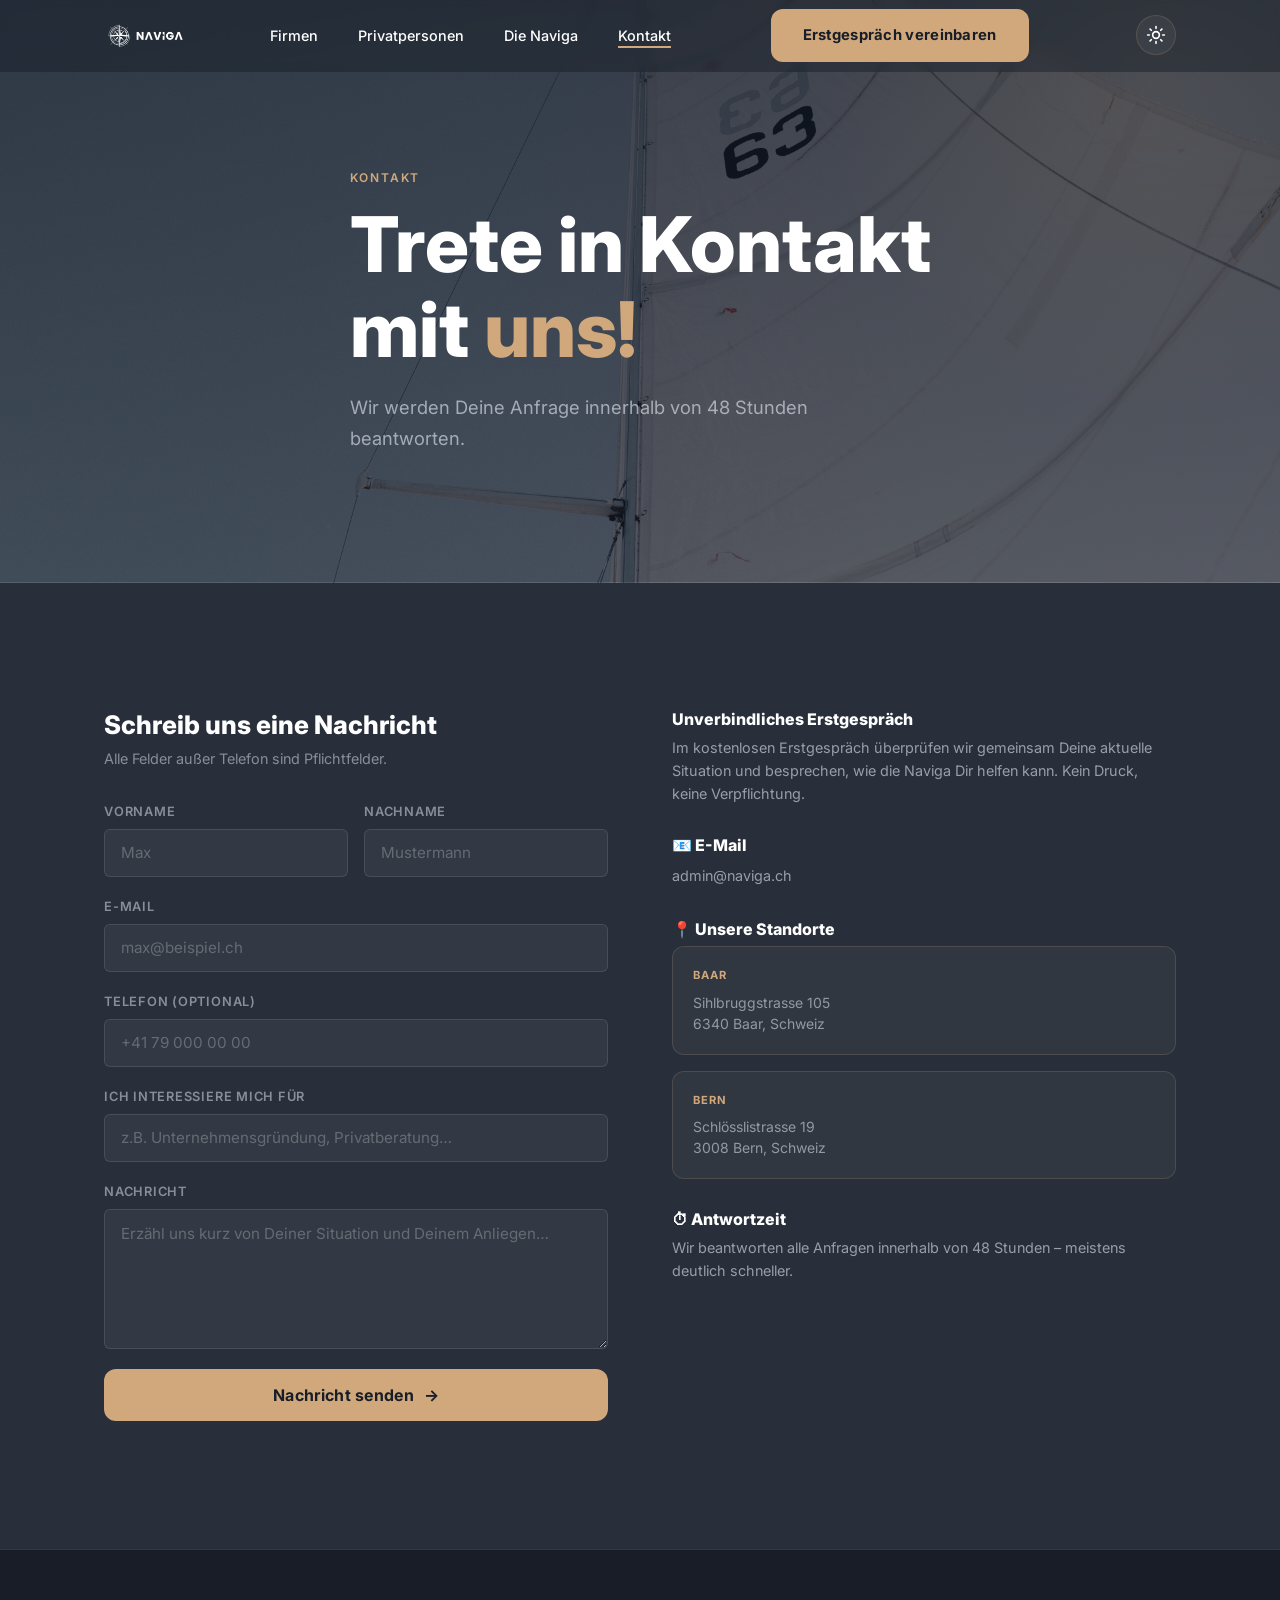
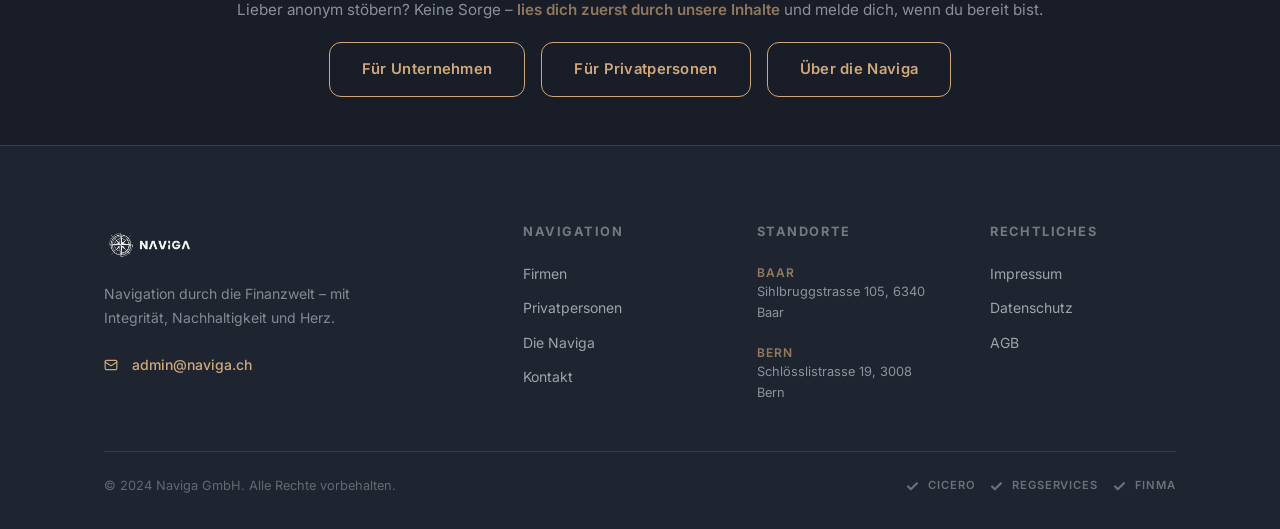
<file: kontakt.html>
<!DOCTYPE html>
<html lang="de">
<head>
  <meta charset="UTF-8" />
  <meta name="viewport" content="width=device-width, initial-scale=1.0" />
  <title>Kontakt | Naviga GmbH</title>
  <meta name="description" content="Starte jetzt deine Transformation zum Finanzberater von morgen. Wir antworten innerhalb von 48 Stunden." />
  <link rel="preconnect" href="https://fonts.googleapis.com" />
  <link rel="preconnect" href="https://fonts.gstatic.com" crossorigin />
  <link href="https://fonts.googleapis.com/css2?family=Inter:ital,wght@0,300;0,400;0,500;0,600;0,700;0,800;0,900;1,300&display=swap" rel="stylesheet" />
  <link rel="stylesheet" href="css/style.css" />
  <style>
    /* Kontakt-specific success state */
    .form-success {
      display: none;
      text-align: center;
      padding: 3rem;
      background: rgba(208,168,124,0.1);
      border: 1.5px solid var(--accent);
      border-radius: var(--radius-lg);
    }
    .form-success.show { display: block; }
    .form-success-icon { font-size: 3rem; margin-bottom: 1rem; }
    .form-success h3 { color: var(--text-main); margin-bottom: 0.5rem; }
    .form-success p { color: var(--text-alt); opacity: 0.75; }
  </style>
</head>
<body>

  <!-- NAVIGATION -->
  <nav class="nav" id="nav">
    <div class="container nav-inner">
      <a href="index.html" class="nav-logo"><img src="naviga-logo-dark.png" alt="Naviga GmbH" class="nav-logo-img" /></a>
      <ul class="nav-links">
        <li><a href="firmen.html">Firmen</a></li>
        <li><a href="privatpersonen.html">Privatpersonen</a></li>
        <li><a href="die-naviga.html">Die Naviga</a></li>
        <li><a href="kontakt.html" class="active">Kontakt</a></li>
      </ul>
      <a href="kontakt.html" class="btn btn-primary nav-cta">Erstgespräch vereinbaren</a>
      <button class="theme-toggle" id="themeToggle" aria-label="Farbschema umschalten">
        <svg class="sun" width="20" height="20" viewBox="0 0 24 24" fill="none" stroke="currentColor" stroke-width="2" stroke-linecap="round" stroke-linejoin="round"><circle cx="12" cy="12" r="4"/><path d="M12 2v2"/><path d="M12 20v2"/><path d="m4.93 4.93 1.41 1.41"/><path d="m17.66 17.66 1.41 1.41"/><path d="M2 12h2"/><path d="M20 12h2"/><path d="m6.34 17.66-1.41 1.41"/><path d="m19.07 4.93-1.41 1.41"/></svg>
        <svg class="moon" width="20" height="20" viewBox="0 0 24 24" fill="none" stroke="currentColor" stroke-width="2" stroke-linecap="round" stroke-linejoin="round" style="display:none"><path d="M21 12.79A9 9 0 1 1 11.21 3 7 7 0 0 0 21 12.79z"></path></svg>
      </button>
      <button class="nav-burger" id="navBurger" aria-label="Menü öffnen"><span></span><span></span><span></span></button>
    </div>
  </nav>
  <div class="nav-mobile-overlay" id="navOverlay">
    <button class="nav-mobile-close" id="navClose">
  <svg width="18" height="18" viewBox="0 0 24 24" fill="none" stroke="currentColor" stroke-width="2.5" stroke-linecap="round" aria-hidden="true"><line x1="18" y1="6" x2="6" y2="18"/><line x1="6" y1="6" x2="18" y2="18"/></svg>
</button>
    <a href="firmen.html">Firmen</a>
    <a href="privatpersonen.html">Privatpersonen</a>
    <a href="die-naviga.html">Die Naviga</a>
    <a href="kontakt.html">Kontakt</a>
  </div>

  <main>

    <!-- HERO -->
    <section class="subpage-hero nordic-bg-boat">
      <div class="container">
        <div class="subpage-hero-inner">
          <span class="eyebrow fade-up">Kontakt</span>
          <h1 class="fade-up" style="transition-delay:0.1s">
            Trete in Kontakt<br>mit <span class="accent-word">uns!</span>
          </h1>
          <p class="hero-subtitle fade-up" style="transition-delay:0.2s">
            Wir werden Deine Anfrage innerhalb von 48 Stunden beantworten.
          </p>
        </div>
      </div>
    </section>

    <!-- CONTACT FORM + INFO -->
    <section class="section-pad" style="background:var(--bg-main);">
      <div class="container">
        <div class="contact-grid">

          <!-- FORM -->
          <div class="fade-up">
            <h2 style="color:var(--text-main);margin-bottom:0.5rem;font-size:1.6rem">Schreib uns eine Nachricht</h2>
            <p style="color:var(--text-alt);opacity:0.6;font-size:0.9rem;margin-bottom:2rem;">
              Alle Felder außer Telefon sind Pflichtfelder.
            </p>

            <div class="form-success" id="formSuccess">
              <div class="form-success-icon">✅</div>
              <h3>Nachricht gesendet!</h3>
              <p>Wir melden uns innerhalb von 48 Stunden bei Dir. Herzlichen Dank.</p>
            </div>

            <form class="contact-form" id="contactForm" novalidate>
              <div class="form-row">
                <div class="form-group">
                  <label for="firstName">Vorname</label>
                  <input type="text" id="firstName" name="firstName" placeholder="Max" required autocomplete="given-name" />
                </div>
                <div class="form-group">
                  <label for="lastName">Nachname</label>
                  <input type="text" id="lastName" name="lastName" placeholder="Mustermann" required autocomplete="family-name" />
                </div>
              </div>
              <div class="form-group">
                <label for="email">E-Mail</label>
                <input type="email" id="email" name="email" placeholder="max@beispiel.ch" required autocomplete="email" />
              </div>
              <div class="form-group">
                <label for="phone">Telefon (optional)</label>
                <input type="tel" id="phone" name="phone" placeholder="+41 79 000 00 00" autocomplete="tel" />
              </div>
              <div class="form-group">
                <label for="interest">Ich interessiere mich für</label>
                <input type="text" id="interest" name="interest" placeholder="z.B. Unternehmensgründung, Privatberatung…" />
              </div>
              <div class="form-group">
                <label for="message">Nachricht</label>
                <textarea id="message" name="message" placeholder="Erzähl uns kurz von Deiner Situation und Deinem Anliegen…" required></textarea>
              </div>
              <button type="submit" class="btn btn-primary" style="width:100%;justify-content:center;padding:1rem 2rem;font-size:1rem;">
                Nachricht senden <span class="btn-arrow">→</span>
              </button>
            </form>
          </div>

          <!-- INFO SIDEBAR -->
          <div class="contact-info fade-up" style="transition-delay:0.15s">

            <div class="contact-info-block">
              <h3>Unverbindliches Erstgespräch</h3>
              <p>
                Im kostenlosen Erstgespräch überprüfen wir gemeinsam Deine aktuelle Situation und besprechen, wie die Naviga Dir helfen kann. Kein Druck, keine Verpflichtung.
              </p>
            </div>

            <div class="contact-info-block">
              <h3>📧 E-Mail</h3>
              <a href="mailto:admin@naviga.ch">admin@naviga.ch</a>
            </div>

            <div class="contact-info-block">
              <h3>📍 Unsere Standorte</h3>
              <div class="location-cards">
                <div class="location-card">
                  <div class="location-card-city">Baar</div>
                  <p>Sihlbruggstrasse 105<br>6340 Baar, Schweiz</p>
                </div>
                <div class="location-card">
                  <div class="location-card-city">Bern</div>
                  <p>Schlösslistrasse 19<br>3008 Bern, Schweiz</p>
                </div>
              </div>
            </div>

            <div class="contact-info-block">
              <h3>⏱ Antwortzeit</h3>
              <p>Wir beantworten alle Anfragen innerhalb von 48 Stunden – meistens deutlich schneller.</p>
            </div>

          </div>
        </div>
      </div>
    </section>

    <!-- MINI CTA BAR -->
    <section style="background:var(--bg-deep);padding:3rem 0;text-align:center;border-top:1px solid var(--border-main);">
      <div class="container">
        <p style="color:var(--text-alt);opacity:0.65;font-size:0.95rem;margin-bottom:1.25rem">
          Lieber anonym stöbern? Keine Sorge –
          <a href="index.html" style="color:var(--accent);font-weight:600">lies dich zuerst durch unsere Inhalte</a>
          und melde dich, wenn du bereit bist.
        </p>
        <div style="display:flex;gap:1rem;justify-content:center;flex-wrap:wrap;">
          <a href="firmen.html" class="btn btn-outline">Für Unternehmen</a>
          <a href="privatpersonen.html" class="btn btn-outline">Für Privatpersonen</a>
          <a href="die-naviga.html" class="btn btn-outline">Über die Naviga</a>
        </div>
      </div>
    </section>

  </main>

  <!-- FOOTER -->
  <footer class="footer">
    <div class="container">
      <div class="footer-grid">
        <div class="footer-brand">
          <a href="index.html" class="nav-logo"><img src="naviga-logo-dark.png" alt="Naviga GmbH" class="nav-logo-img" /></a>
          <p class="footer-desc">Navigation durch die Finanzwelt – mit Integrität, Nachhaltigkeit und Herz.</p>
          <div class="footer-contact"><a href="mailto:admin@naviga.ch"><svg width="14" height="14" viewBox="0 0 24 24" fill="none" stroke="currentColor" stroke-width="2" stroke-linecap="round" stroke-linejoin="round" aria-hidden="true" style="display:inline-block;vertical-align:middle;margin-right:6px"><rect x="2" y="4" width="20" height="16" rx="2"/><path d="m22 7-8.97 5.7a1.94 1.94 0 0 1-2.06 0L2 7"/></svg>admin@naviga.ch</a></div>
        </div>
        <div class="footer-col">
          <h4>Navigation</h4>
          <nav class="footer-links">
            <a href="firmen.html">Firmen</a>
            <a href="privatpersonen.html">Privatpersonen</a>
            <a href="die-naviga.html">Die Naviga</a>
            <a href="kontakt.html">Kontakt</a>
          </nav>
        </div>
        <div class="footer-col">
          <h4>Standorte</h4>
          <div class="footer-address">
            <span class="footer-address-item"><span class="footer-address-city">Baar</span>Sihlbruggstrasse 105, 6340 Baar</span>
            <span class="footer-address-item" style="margin-top:.75rem"><span class="footer-address-city">Bern</span>Schlösslistrasse 19, 3008 Bern</span>
          </div>
        </div>
        <div class="footer-col">
          <h4>Rechtliches</h4>
          <nav class="footer-links">
            <a href="https://www.naviga.ch/impressum" target="_blank" rel="noopener">Impressum</a>
            <a href="https://www.naviga.ch/datenschutz" target="_blank" rel="noopener">Datenschutz</a>
            <a href="https://www.naviga.ch/allgemeine-geschaftsbedingungen-agb" target="_blank" rel="noopener">AGB</a>
          </nav>
        </div>
      </div>
      <div class="footer-bottom">
        <p class="footer-copyright">© 2024 Naviga GmbH. Alle Rechte vorbehalten.</p>
        <div class="footer-badges">
          <a href="https://www.cicero.ch/de/informationspflicht-vag-45" target="_blank" rel="noopener" class="footer-badge"><svg width="11" height="11" viewBox="0 0 10 8" fill="none" aria-hidden="true" style="display:inline-block;vertical-align:middle;margin-right:4px"><path d="M1 4L3.5 6.5L9 1" stroke="currentColor" stroke-width="2" stroke-linecap="round" stroke-linejoin="round"/></svg>Cicero</a>
          <a href="https://www.regservices.ch/beraterregister/beratersuche/" target="_blank" rel="noopener" class="footer-badge"><svg width="11" height="11" viewBox="0 0 10 8" fill="none" aria-hidden="true" style="display:inline-block;vertical-align:middle;margin-right:4px"><path d="M1 4L3.5 6.5L9 1" stroke="currentColor" stroke-width="2" stroke-linecap="round" stroke-linejoin="round"/></svg>Regservices</a>
          <a href="https://www.finma.ch/de/bewilligung/versicherungsvermittlung/registersuche/F01410816" target="_blank" rel="noopener" class="footer-badge"><svg width="11" height="11" viewBox="0 0 10 8" fill="none" aria-hidden="true" style="display:inline-block;vertical-align:middle;margin-right:4px"><path d="M1 4L3.5 6.5L9 1" stroke="currentColor" stroke-width="2" stroke-linecap="round" stroke-linejoin="round"/></svg>FINMA</a>
        </div>
      </div>
    </div>
  </footer>

  <script src="js/main.js"></script>
  <script>
    // Simple form demo submit handler
    document.getElementById('contactForm').addEventListener('submit', function(e) {
      e.preventDefault();
      this.style.display = 'none';
      document.getElementById('formSuccess').classList.add('show');
      window.scrollTo({ top: document.getElementById('contactForm').offsetTop - 100, behavior: 'smooth' });
    });
  </script>
</body>
</html>
</file>
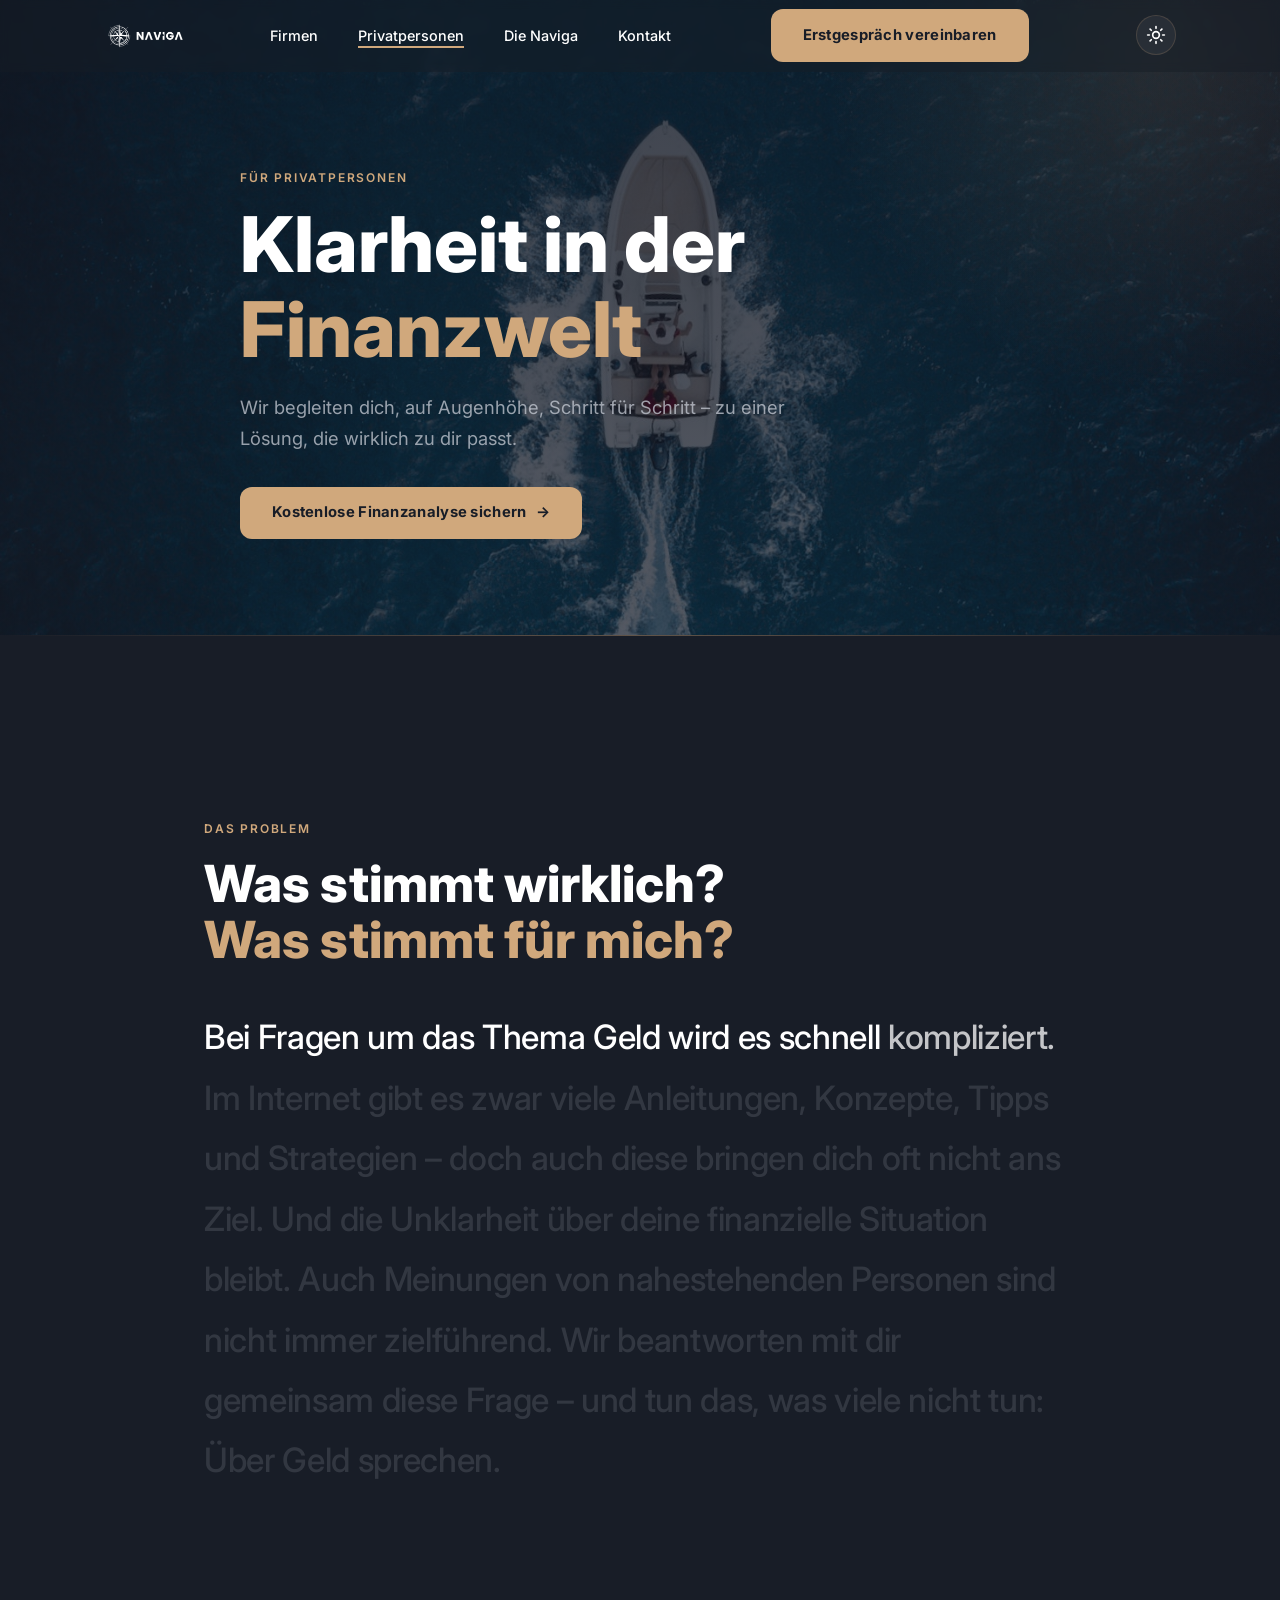
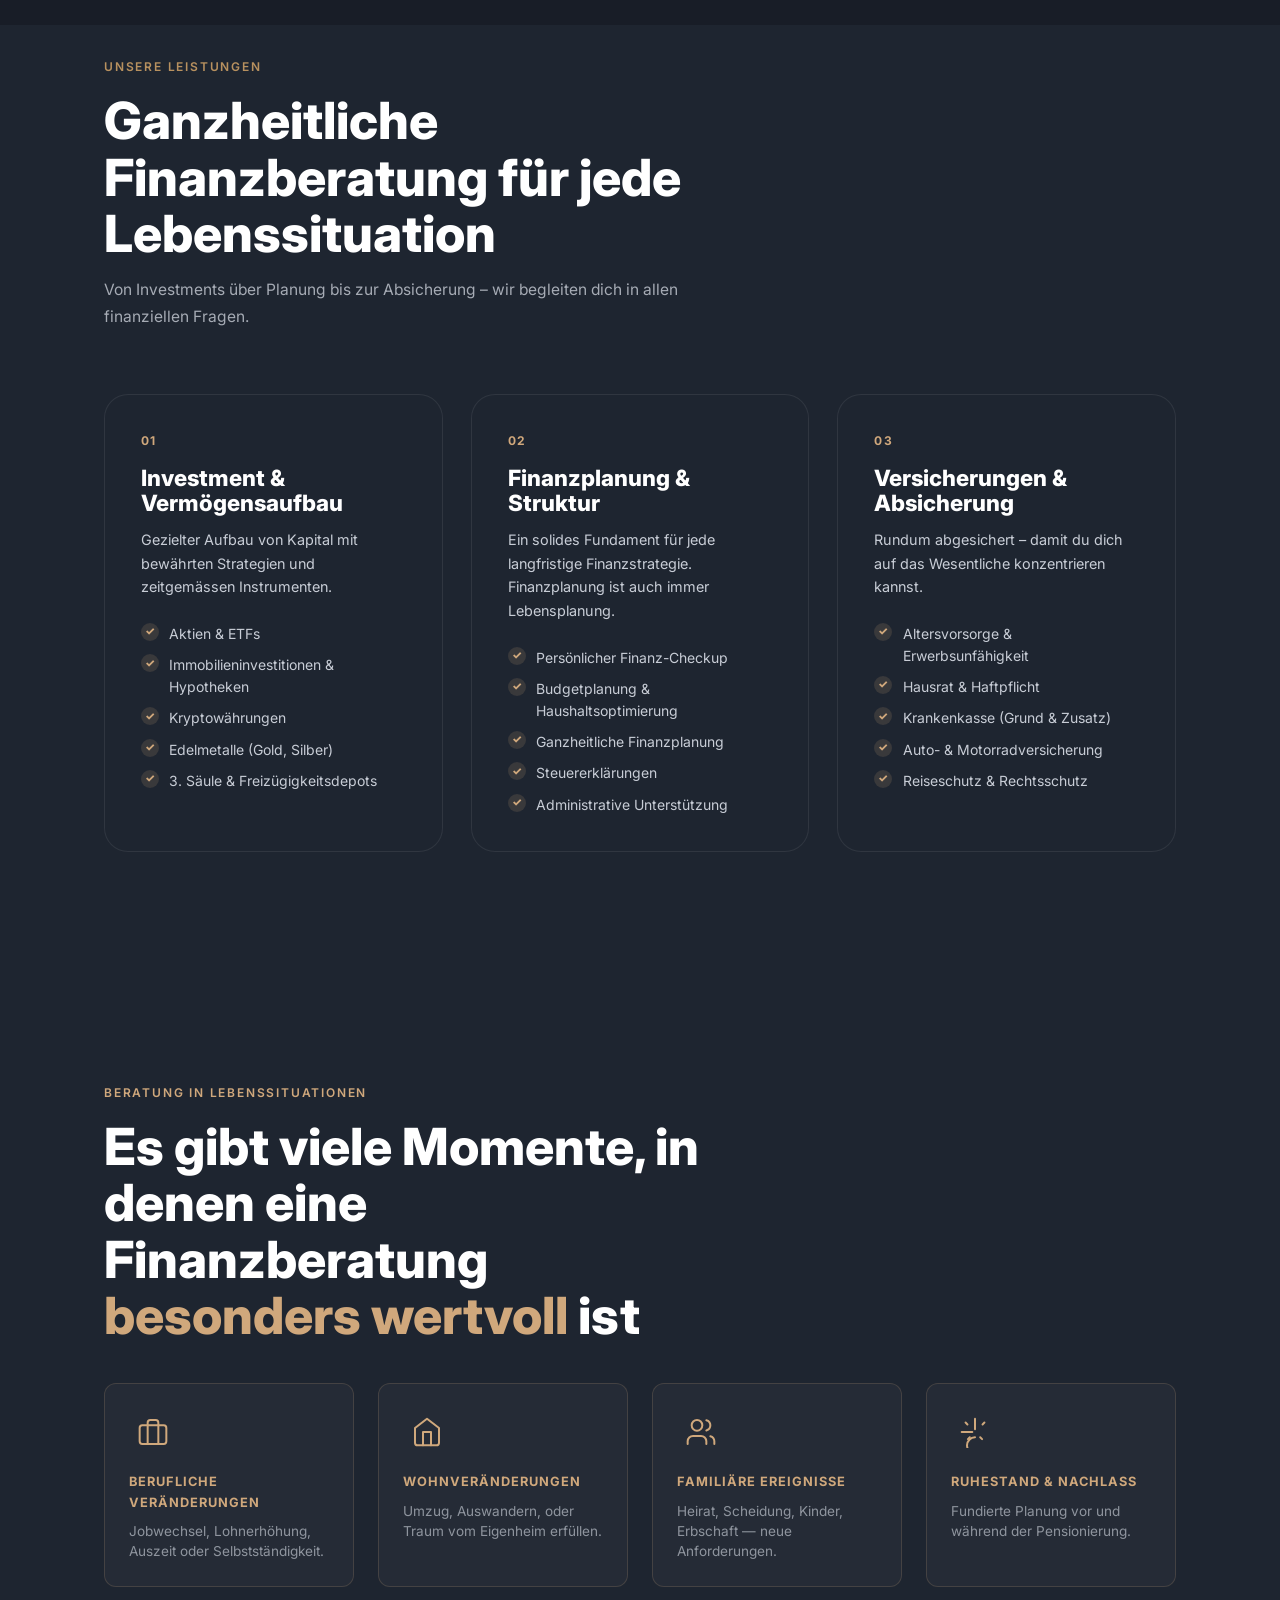
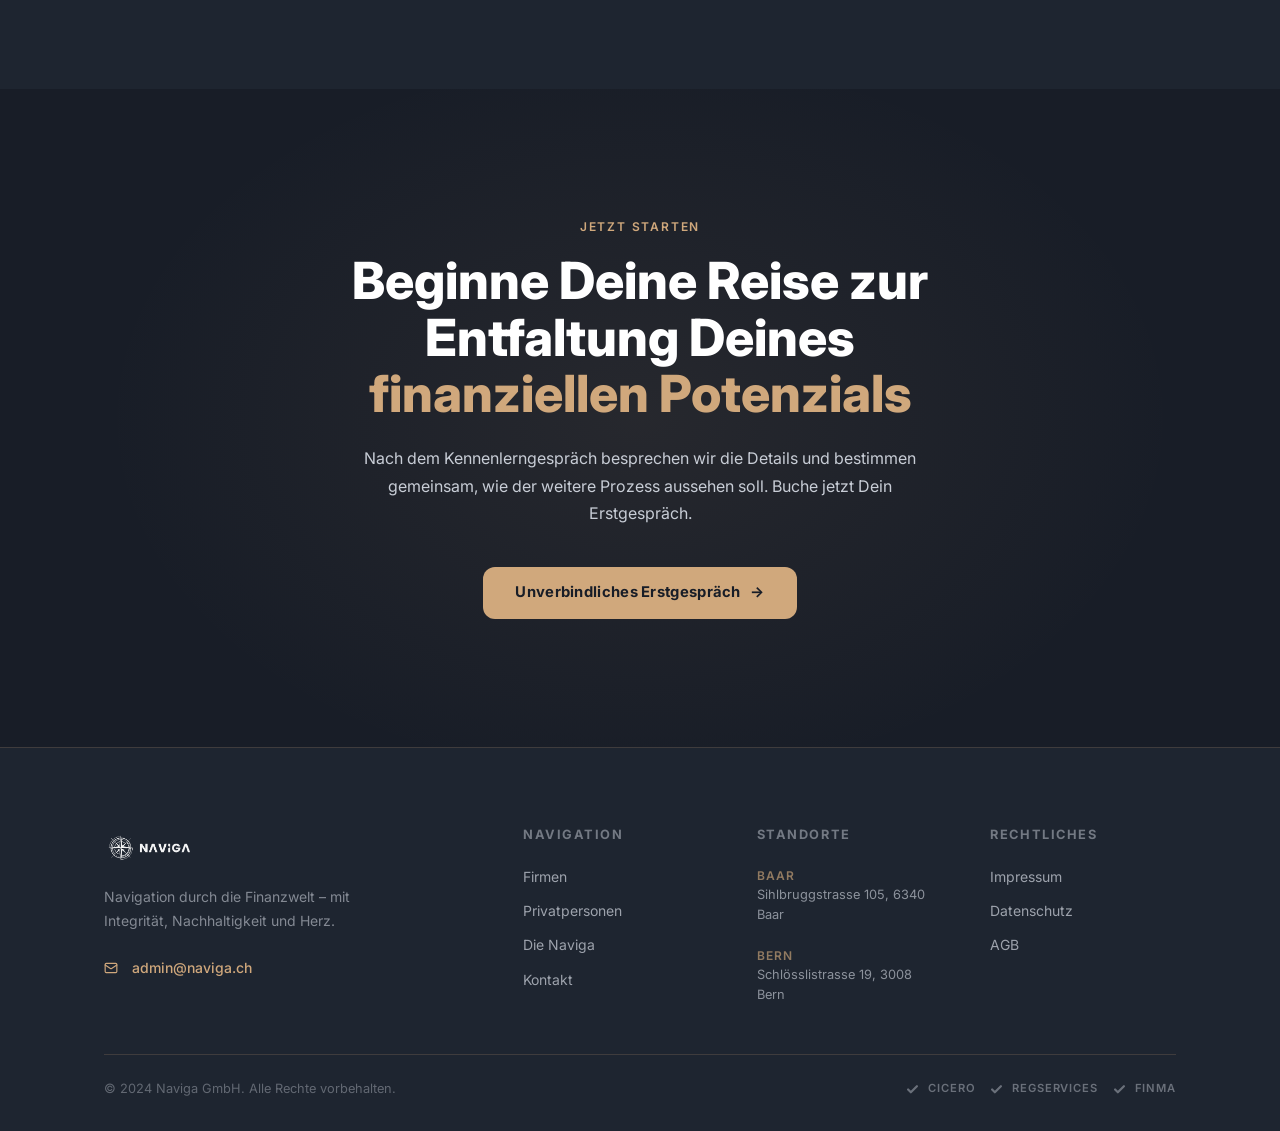
<file: privatpersonen.html>
<!DOCTYPE html>
<html lang="de">
<head>
  <meta charset="UTF-8" />
  <meta name="viewport" content="width=device-width, initial-scale=1.0" />
  <title>Privatpersonen | Naviga GmbH</title>
  <meta name="description" content="Finanzielle Bildung angepasst auf Deine Situation. Unverbindlich via Online-Termin. Für junge, ambitionierte Menschen." />
  <link rel="preconnect" href="https://fonts.googleapis.com" />
  <link rel="preconnect" href="https://fonts.gstatic.com" crossorigin />
  <link href="https://fonts.googleapis.com/css2?family=Inter:ital,wght@0,300;0,400;0,500;0,600;0,700;0,800;0,900;1,300&display=swap" rel="stylesheet" />
  <link rel="stylesheet" href="css/style.css" />
</head>
<body>

  <!-- NAVIGATION -->
  <nav class="nav" id="nav">
    <div class="container nav-inner">
      <a href="index.html" class="nav-logo"><img src="naviga-logo-dark.png" alt="Naviga GmbH" class="nav-logo-img" /></a>
      <ul class="nav-links">
        <li><a href="firmen.html">Firmen</a></li>
        <li><a href="privatpersonen.html" class="active">Privatpersonen</a></li>
        <li><a href="die-naviga.html">Die Naviga</a></li>
        <li><a href="kontakt.html">Kontakt</a></li>
      </ul>
      <a href="kontakt.html" class="btn btn-primary nav-cta">Erstgespräch vereinbaren</a>
      <button class="theme-toggle" id="themeToggle" aria-label="Farbschema umschalten">
        <svg class="sun" width="20" height="20" viewBox="0 0 24 24" fill="none" stroke="currentColor" stroke-width="2" stroke-linecap="round" stroke-linejoin="round"><circle cx="12" cy="12" r="4"/><path d="M12 2v2"/><path d="M12 20v2"/><path d="m4.93 4.93 1.41 1.41"/><path d="m17.66 17.66 1.41 1.41"/><path d="M2 12h2"/><path d="M20 12h2"/><path d="m6.34 17.66-1.41 1.41"/><path d="m19.07 4.93-1.41 1.41"/></svg>
        <svg class="moon" width="20" height="20" viewBox="0 0 24 24" fill="none" stroke="currentColor" stroke-width="2" stroke-linecap="round" stroke-linejoin="round" style="display:none"><path d="M21 12.79A9 9 0 1 1 11.21 3 7 7 0 0 0 21 12.79z"></path></svg>
      </button>
      <button class="nav-burger" id="navBurger" aria-label="Menü öffnen"><span></span><span></span><span></span></button>
    </div>
  </nav>
  <div class="nav-mobile-overlay" id="navOverlay">
    <button class="nav-mobile-close" id="navClose">
  <svg width="18" height="18" viewBox="0 0 24 24" fill="none" stroke="currentColor" stroke-width="2.5" stroke-linecap="round" aria-hidden="true"><line x1="18" y1="6" x2="6" y2="18"/><line x1="6" y1="6" x2="18" y2="18"/></svg>
</button>
    <a href="firmen.html">Firmen</a>
    <a href="privatpersonen.html">Privatpersonen</a>
    <a href="die-naviga.html">Die Naviga</a>
    <a href="kontakt.html">Kontakt</a>
    <a href="kontakt.html" class="btn btn-primary" style="font-size:1rem;margin-top:1rem;">Erstgespräch vereinbaren</a>
  </div>

  <main>

    <!-- HERO -->
    <section class="subpage-hero nordic-bg-ship">
      <div class="container">
        <div class="subpage-hero-inner">
          <span class="eyebrow fade-up">Für Privatpersonen</span>
          <h1 class="fade-up" style="transition-delay:0.1s">
            Klarheit in der <span class="accent-word">Finanzwelt</span>
          </h1>
          <p class="hero-subtitle fade-up" style="transition-delay:0.2s">
            Wir begleiten dich, auf Augenhöhe, Schritt für Schritt – zu einer Lösung, die wirklich zu dir passt.
          </p>
          <a href="kontakt.html" class="btn btn-primary fade-up" style="transition-delay:0.3s">
            Kostenlose Finanzanalyse sichern <span class="btn-arrow">→</span>
          </a>
        </div>
      </div>
    </section>

    <!-- SCROLL-TEXT SECTION -->
    <section class="scroll-text-section">
      <div class="container">
        <div class="scroll-text-inner">
          <span class="eyebrow fade-up">Das Problem</span>
          <h2 class="fade-up" style="color:var(--text-main);margin-bottom:2.5rem;transition-delay:0.1s">
            Was stimmt wirklich?<br>
            <span class="accent-word">Was stimmt für mich?</span>
          </h2>
          <p class="reveal-text">
            Bei Fragen um das Thema Geld wird es schnell kompliziert. Im Internet gibt es zwar viele Anleitungen, Konzepte, Tipps und Strategien – doch auch diese bringen dich oft nicht ans Ziel. Und die Unklarheit über deine finanzielle Situation bleibt. Auch Meinungen von nahestehenden Personen sind nicht immer zielführend. Wir beantworten mit dir gemeinsam diese Frage – und tun das, was viele nicht tun: Über Geld sprechen.
          </p>
        </div>
      </div>
    </section>

    <!-- SERVICES: 3 CARDS -->
    <section class="services-section" aria-labelledby="privServTitle">
      <div class="container">
        <div class="services-header fade-up">
          <span class="eyebrow">Unsere Leistungen</span>
          <h2 id="privServTitle">Ganzheitliche Finanzberatung für jede Lebenssituation</h2>
          <p style="color:var(--text-body);max-width:580px;font-size:0.975rem;line-height:1.7;margin-top:1rem;opacity:0.8">
            Von Investments über Planung bis zur Absicherung – wir begleiten dich in allen finanziellen Fragen.
          </p>
        </div>

        <div class="services-grid stagger-children">
          <article class="service-card">
            <div class="service-number">01</div>
            <h3>Investment &amp; Vermögensaufbau</h3>
            <p>Gezielter Aufbau von Kapital mit bewährten Strategien und zeitgemässen Instrumenten.</p>
            <ul class="service-list" role="list">
              <li>Aktien &amp; ETFs</li>
              <li>Immobilieninvestitionen &amp; Hypotheken</li>
              <li>Kryptowährungen</li>
              <li>Edelmetalle (Gold, Silber)</li>
              <li>3. Säule &amp; Freizügigkeitsdepots</li>
            </ul>
          </article>
          <article class="service-card">
            <div class="service-number">02</div>
            <h3>Finanzplanung &amp; Struktur</h3>
            <p>Ein solides Fundament für jede langfristige Finanzstrategie. Finanzplanung ist auch immer Lebensplanung.</p>
            <ul class="service-list" role="list">
              <li>Persönlicher Finanz-Checkup</li>
              <li>Budgetplanung &amp; Haushaltsoptimierung</li>
              <li>Ganzheitliche Finanzplanung</li>
              <li>Steuererklärungen</li>
              <li>Administrative Unterstützung</li>
            </ul>
          </article>
          <article class="service-card">
            <div class="service-number">03</div>
            <h3>Versicherungen &amp; Absicherung</h3>
            <p>Rundum abgesichert – damit du dich auf das Wesentliche konzentrieren kannst.</p>
            <ul class="service-list" role="list">
              <li>Altersvorsorge &amp; Erwerbsunfähigkeit</li>
              <li>Hausrat &amp; Haftpflicht</li>
              <li>Krankenkasse (Grund &amp; Zusatz)</li>
              <li>Auto- &amp; Motorradversicherung</li>
              <li>Reiseschutz &amp; Rechtsschutz</li>
            </ul>
          </article>
        </div>
      </div>
    </section>

    <!-- LIFE SITUATIONS -->
    <section class="life-situations" aria-labelledby="lifeTitle">
      <div class="container">
        <div class="fade-up">
          <span class="eyebrow">Beratung in Lebenssituationen</span>
          <h2 id="lifeTitle" style="color:var(--text-main);max-width:640px">
            Es gibt viele Momente, in denen eine Finanzberatung <span class="accent-word">besonders wertvoll</span> ist
          </h2>
        </div>
        <div class="life-items stagger-children fade-up" style="transition-delay:0.15s">
          <div class="life-item">
            <div class="life-item-icon">
              <!-- Briefcase icon (Job) -->
              <svg class="life-item-svg" viewBox="0 0 24 24" fill="none" stroke="currentColor" stroke-linecap="round" stroke-linejoin="round"><rect width="20" height="14" x="2" y="7" rx="2" ry="2"/><path d="M16 21V5a2 2 0 0 0-2-2h-4a2 2 0 0 0-2 2v16"/></svg>
            </div>
            <h4>Berufliche Veränderungen</h4>
            <p>Jobwechsel, Lohnerhöhung, Auszeit oder Selbstständigkeit.</p>
          </div>
          <div class="life-item">
            <div class="life-item-icon">
              <!-- Multi-room home icon -->
              <svg class="life-item-svg" viewBox="0 0 24 24" fill="none" stroke="currentColor" stroke-linecap="round" stroke-linejoin="round"><path d="m3 9 9-7 9 7v11a2 2 0 0 1-2 2H5a2 2 0 0 1-2-2z"/><polyline points="9 22 9 12 15 12 15 22"/></svg>
            </div>
            <h4>Wohnveränderungen</h4>
            <p>Umzug, Auswandern, oder Traum vom Eigenheim erfüllen.</p>
          </div>
          <div class="life-item">
            <div class="life-item-icon">
              <!-- Users/Family icon -->
              <svg class="life-item-svg" viewBox="0 0 24 24" fill="none" stroke="currentColor" stroke-linecap="round" stroke-linejoin="round"><path d="M16 21v-2a4 4 0 0 0-4-4H6a4 4 0 0 0-4 4v2"/><circle cx="9" cy="7" r="4"/><path d="M22 21v-2a4 4 0 0 0-3-3.87"/><path d="M16 3.13a4 4 0 0 1 0 7.75"/></svg>
            </div>
            <h4>Familiäre Ereignisse</h4>
            <p>Heirat, Scheidung, Kinder, Erbschaft &mdash; neue Anforderungen.</p>
          </div>
          <div class="life-item">
            <div class="life-item-icon">
              <!-- Sunrise/Horizon icon (Retirement) -->
              <svg class="life-item-svg" viewBox="0 0 24 24" fill="none" stroke="currentColor" stroke-linecap="round" stroke-linejoin="round"><path d="M12 2v8"/><path d="m4.93 4.93 1.41 1.41"/><path d="M2 12h8"/><path d="m19.07 4.93-1.41 1.41"/><path d="m15.91 15.91 1.41 1.41"/><path d="M12 16a6 6 0 1 0 0 12"/><path d="M8.09 15.91 6.68 17.32"/></svg>
            </div>
            <h4>Ruhestand &amp; Nachlass</h4>
            <p>Fundierte Planung vor und während der Pensionierung.</p>
          </div>
        </div>
      </div>
    </section>

    <!-- CTA -->
    <section class="cta-section">
      <div class="container">
        <span class="eyebrow fade-up">Jetzt starten</span>
        <h2 class="fade-up" style="transition-delay:0.1s">
          Beginne Deine Reise zur Entfaltung Deines<br><span class="accent-word">finanziellen Potenzials</span>
        </h2>
        <p class="fade-up" style="transition-delay:0.2s">
          Nach dem Kennenlerngespräch besprechen wir die Details und bestimmen gemeinsam, wie der weitere Prozess aussehen soll. Buche jetzt Dein Erstgespräch.
        </p>
        <div class="cta-buttons fade-up" style="transition-delay:0.3s">
          <a href="kontakt.html" class="btn btn-primary">Unverbindliches Erstgespräch <span class="btn-arrow">→</span></a>
        </div>
      </div>
    </section>

  </main>

  <!-- FOOTER -->
  <footer class="footer">
    <div class="container">
      <div class="footer-grid">
        <div class="footer-brand">
          <a href="index.html" class="nav-logo"><img src="naviga-logo-dark.png" alt="Naviga GmbH" class="nav-logo-img" /></a>
          <p class="footer-desc">Navigation durch die Finanzwelt – mit Integrität, Nachhaltigkeit und Herz.</p>
          <div class="footer-contact"><a href="mailto:admin@naviga.ch"><svg width="14" height="14" viewBox="0 0 24 24" fill="none" stroke="currentColor" stroke-width="2" stroke-linecap="round" stroke-linejoin="round" aria-hidden="true" style="display:inline-block;vertical-align:middle;margin-right:6px"><rect x="2" y="4" width="20" height="16" rx="2"/><path d="m22 7-8.97 5.7a1.94 1.94 0 0 1-2.06 0L2 7"/></svg>admin@naviga.ch</a></div>
        </div>
        <div class="footer-col">
          <h4>Navigation</h4>
          <nav class="footer-links">
            <a href="firmen.html">Firmen</a>
            <a href="privatpersonen.html">Privatpersonen</a>
            <a href="die-naviga.html">Die Naviga</a>
            <a href="kontakt.html">Kontakt</a>
          </nav>
        </div>
        <div class="footer-col">
          <h4>Standorte</h4>
          <div class="footer-address">
            <span class="footer-address-item"><span class="footer-address-city">Baar</span>Sihlbruggstrasse 105, 6340 Baar</span>
            <span class="footer-address-item" style="margin-top:.75rem"><span class="footer-address-city">Bern</span>Schlösslistrasse 19, 3008 Bern</span>
          </div>
        </div>
        <div class="footer-col">
          <h4>Rechtliches</h4>
          <nav class="footer-links">
            <a href="https://www.naviga.ch/impressum" target="_blank" rel="noopener">Impressum</a>
            <a href="https://www.naviga.ch/datenschutz" target="_blank" rel="noopener">Datenschutz</a>
            <a href="https://www.naviga.ch/allgemeine-geschaftsbedingungen-agb" target="_blank" rel="noopener">AGB</a>
          </nav>
        </div>
      </div>
      <div class="footer-bottom">
        <p class="footer-copyright">© 2024 Naviga GmbH. Alle Rechte vorbehalten.</p>
        <div class="footer-badges">
          <a href="https://www.cicero.ch/de/informationspflicht-vag-45" target="_blank" rel="noopener" class="footer-badge"><svg width="11" height="11" viewBox="0 0 10 8" fill="none" aria-hidden="true" style="display:inline-block;vertical-align:middle;margin-right:4px"><path d="M1 4L3.5 6.5L9 1" stroke="currentColor" stroke-width="2" stroke-linecap="round" stroke-linejoin="round"/></svg>Cicero</a>
          <a href="https://www.regservices.ch/beraterregister/beratersuche/" target="_blank" rel="noopener" class="footer-badge"><svg width="11" height="11" viewBox="0 0 10 8" fill="none" aria-hidden="true" style="display:inline-block;vertical-align:middle;margin-right:4px"><path d="M1 4L3.5 6.5L9 1" stroke="currentColor" stroke-width="2" stroke-linecap="round" stroke-linejoin="round"/></svg>Regservices</a>
          <a href="https://www.finma.ch/de/bewilligung/versicherungsvermittlung/registersuche/F01410816" target="_blank" rel="noopener" class="footer-badge"><svg width="11" height="11" viewBox="0 0 10 8" fill="none" aria-hidden="true" style="display:inline-block;vertical-align:middle;margin-right:4px"><path d="M1 4L3.5 6.5L9 1" stroke="currentColor" stroke-width="2" stroke-linecap="round" stroke-linejoin="round"/></svg>FINMA</a>
        </div>
      </div>
    </div>
  </footer>

  <script src="js/main.js"></script>
</body>
</html>
</file>
<file: css/style.css>
/* =============================================
   NAVIGA — REVAMPED  |  style.css
   Design: uWebDesign layout × Naviga content
   Colors: #282F3A (bg) · #D0A87C (gold)
   ============================================= */

/* 1. CUSTOM PROPERTIES */
:root {
  /* Constant Brand Colors */
  --accent:        #D0A87C;
  --accent-dark:   #b8915f;
  --accent-light:  rgba(208, 168, 124, 0.15);
  
  /* Theme-aware Variables (DEFAULT: DARK MODE) */
  --bg-main:       #282F3A; /* primary dark navy */
  --bg-alt:        #1e2530; /* secondary dark */
  --bg-deep:       #181d27; /* darkest */
  --bg-surface:    #1e2530; /* dark alt navy */
  --bg-card:       #1e2530; /* cards match alt dark */
  
  --text-main:     #ffffff; /* light text on dark */
  --text-alt:      #c8cdd6; /* muted light text */
  --text-inverse:  #ffffff; /* used for header/labels */
  --text-body:     #c8cdd6; /* main paragraph text */
  
  --border-main:   rgba(208, 168, 124, 0.18);
  --border-light:  rgba(255, 255, 255, 0.08);
  
  --shadow-main:   0 8px 40px rgba(0,0,0,0.4);
  --shadow-heavy:  0 12px 60px rgba(0,0,0,0.6);
  
  --radius-sm:     6px;
  --radius-md:     12px;
  --radius-lg:     24px;
  --radius-xl:     48px;
  --transition:    0.35s cubic-bezier(0.4, 0, 0.2, 1);
  --nav-height:    72px;
}

/* ☀️ LIGHT MODE OVERRIDES */
[data-theme="light"] {
  --nav-bg:        rgba(255, 255, 255, 0.7);
  --nav-bg-scroll: rgba(255, 255, 255, 0.92);
  --bg-main:       #ffffff;
  --bg-alt:        #f4f3ef; /* those light beige sections */
  --bg-deep:       #ededec; /* darker beige */
  --bg-surface:    #f4f3ef; 
  --bg-card:       #ffffff; /* white cards */
  
  --text-main:     #0d1117;
  --text-alt:      #4a5568;
  --text-inverse:  #0d1117; 
  --text-body:     #3a3f4a; 
  
  --border-light:  rgba(0,0,0,0.1);
  --shadow-main:   0 10px 40px rgba(0,0,0,0.06);
  --shadow-heavy:  0 15px 50px rgba(0,0,0,0.1);
}

/* UI/UX Pro Max: Premium Card surfaces in Light Mode */
[data-theme="light"] .team-card,
[data-theme="light"] .service-card,
[data-theme="light"] .feature-card {
  background: #ffffff;
  border: 1px solid rgba(0,0,0,0.06);
  box-shadow: var(--shadow-main);
}
[data-theme="light"] .team-card:hover {
  box-shadow: var(--shadow-heavy);
  border-color: var(--accent);
}

/* 2. RESET & BASE */
*, *::before, *::after { box-sizing: border-box; margin: 0; padding: 0; }

html {
  scroll-behavior: smooth;
  font-size: 16px;
  -webkit-font-smoothing: antialiased;
  transition: background-color 0.4s ease, color 0.4s ease;
}

body {
  font-family: 'Inter', system-ui, -apple-system, sans-serif;
  background: var(--bg-main);
  color: var(--text-main);
  overflow-x: hidden;
  line-height: 1.6;
  transition: background-color 0.4s ease, color 0.4s ease;
}

/* Custom scrollbar */
::-webkit-scrollbar { width: 6px; }
::-webkit-scrollbar-track { background: var(--bg-alt); }
::-webkit-scrollbar-thumb { background: var(--accent); border-radius: 3px; }

img { display: block; max-width: 100%; }
a { color: inherit; text-decoration: none; }
ul { list-style: none; }
button { font-family: inherit; cursor: pointer; border: none; background: none; }

/* 3. TYPOGRAPHY */
.eyebrow {
  font-size: 0.75rem;
  font-weight: 600;
  letter-spacing: 0.15em;
  text-transform: uppercase;
  color: var(--accent);
  margin-bottom: 1rem;
  display: block;
}

h1, h2, h3 { line-height: 1.1; font-weight: 800; }

h1 { font-size: clamp(2.4rem, 6vw, 5.5rem); }
h2 { font-size: clamp(1.8rem, 4vw, 3.5rem); }
h3 { font-size: 1.3rem; }

.accent-word { color: var(--accent); }

/* 4. LAYOUT UTILITIES */
.container {
  max-width: 1200px;
  margin: 0 auto;
  padding: 0 clamp(1.5rem, 5vw, 4rem);
}

.section-pad { padding: clamp(5rem, 10vw, 9rem) 0; }
.section-pad-sm { padding: clamp(3rem, 6vw, 5rem) 0; }

.grid-2 { display: grid; grid-template-columns: 1fr 1fr; gap: 3rem; align-items: center; }
.grid-3 { display: grid; grid-template-columns: repeat(3, 1fr); gap: 2rem; }
.grid-4 { display: grid; grid-template-columns: repeat(4, 1fr); gap: 1.5rem; }

.text-center { text-align: center; }
.text-balance { text-wrap: balance; }

/* 5. BUTTONS */
.btn {
  display: inline-flex;
  align-items: center;
  gap: 0.6rem;
  padding: 0.9rem 2rem;
  border-radius: var(--radius-md);
  font-size: 0.925rem;
  font-weight: 600;
  letter-spacing: 0.02em;
  transition: background 0.2s ease, transform 0.2s ease, box-shadow 0.2s ease, border-color 0.2s ease;
  position: relative;
  overflow: hidden;
  cursor: pointer; /* UI/UX Pro Max: all buttons must have cursor:pointer */
}

.btn::after {
  content: '';
  position: absolute;
  inset: 0;
  background: rgba(255,255,255,0.08);
  opacity: 0;
  transition: opacity 0.25s;
}
.btn:hover::after { opacity: 1; }

.btn-primary {
  background: var(--accent);
  color: var(--bg-deep);
  font-weight: 700;
}
.btn-primary:hover {
  background: var(--accent-dark);
  transform: translateY(-2px);
  box-shadow: 0 8px 30px rgba(208,168,124,0.35);
}

.btn-outline {
  border: 1.5px solid var(--accent);
  color: var(--accent);
}
.btn-outline:hover {
  background: var(--accent);
  color: var(--bg-deep);
  transform: translateY(-2px);
}

.btn-outline-dark {
  border: 1.5px solid rgba(0,0,0,0.25);
  color: var(--text-inverse); /* Ensure this is used */
}
.btn-outline-dark:hover {
  border-color: var(--accent);
  color: var(--accent);
}

/* Arrow icon */
.btn-arrow {
  display: inline-block;
  transition: transform 0.25s ease;
}
.btn:hover .btn-arrow { transform: translateX(4px); }

/* Footer logo — convert to pure white so it's visible on dark footer bg.
   The dark PNG has white bg which multiply makes transparent,
   but blue+gold get destroyed. invert makes everything a clean white mark. */
.footer .nav-logo-img {
  height: 44px;
  filter: brightness(0) invert(1) !important;
  mix-blend-mode: normal;
  opacity: 0.9;
}

/* ==============================================
   6. NAVIGATION
   ============================================= */
.nav {
  position: fixed;
  top: 0; left: 0; right: 0;
  z-index: 1000;
  height: var(--nav-height);
  display: flex;
  align-items: center;
  transition: background 0.4s ease, box-shadow 0.4s ease, border-bottom-color 0.4s;
  border-bottom: 1px solid transparent;
  /* Subtle dark band — makes white links readable on BOTH light and dark hero panels */
  background: var(--nav-bg, rgba(24, 29, 38, 0.45));
  backdrop-filter: blur(4px);
  -webkit-backdrop-filter: blur(4px);
}

.nav.scrolled {
  background: var(--nav-bg-scroll, rgba(40, 47, 58, 0.92));
  backdrop-filter: blur(16px);
  -webkit-backdrop-filter: blur(16px);
  box-shadow: 0 2px 40px rgba(0,0,0,0.2);
  border-bottom-color: var(--border-main);
}

.nav-inner {
  display: flex;
  align-items: center;
  justify-content: space-between;
  width: 100%;
}

.nav-logo {
  display: flex;
  align-items: center;
  gap: 0.6rem;
  font-size: 1.1rem;
  font-weight: 800;
  letter-spacing: 0.04em;
  color: var(--text-main);
  transition: opacity 0.2s;
  cursor: pointer;
}
.nav-logo:hover { opacity: 0.8; }

/* Logo image — replaces emoji icon.
   mix-blend-mode:multiply makes the white background
   transparent on the light nav. On light sections it
   still looks perfect as-is. */
.nav-logo-img {
  height: 40px;
  width: auto;
  display: block;
  object-fit: contain;
  /* DEFAULT (DARK MODE): Invert dark logo to white */
  filter: brightness(0) invert(1) !important;
  border-radius: 4px;
}

[data-theme="light"] .nav-logo-img {
  filter: none; /* Show original dark logo on light background */
  mix-blend-mode: multiply;
}

/* Fallback icon (hidden when img present) */
.nav-logo-icon {
  width: 34px; height: 34px;
  background: var(--accent);
  border-radius: 8px;
  display: flex;
  align-items: center;
  justify-content: center;
  font-size: 1rem;
  flex-shrink: 0;
}


/* Theme Toggle Button */
.theme-toggle {
  width: 40px;
  height: 40px;
  border-radius: 50%;
  display: flex;
  align-items: center;
  justify-content: center;
  color: var(--text-main);
  background: rgba(255,255,255,0.05);
  border: 1px solid var(--border-main);
  cursor: pointer;
  transition: all 0.3s ease;
  margin-left: 1.5rem;
  position: relative;
  overflow: hidden;
  z-index: 1001;
}

.theme-toggle:hover {
  background: var(--accent-light);
  border-color: var(--accent);
  transform: translateY(-2px);
}


.theme-toggle {
  position: relative;
  overflow: hidden;
}
.theme-toggle svg {
  position: absolute;
  top: 50%;
  left: 50%;
  transform: translate(-50%, -50%);
  transition: transform 0.5s cubic-bezier(0.4, 0, 0.2, 1), opacity 0.3s;
}

/* Default (Dark Mode): Sun visible */
.theme-toggle .sun {
  opacity: 1;
  transform: translate(-50%, -50%);
}
.theme-toggle .moon {
  opacity: 0;
  transform: translate(-50%, 150%);
  display: block !important; /* Ensure it stays in DOM for transition */
}

/* Light Mode: Moon visible */
[data-theme="light"] .theme-toggle .sun {
  opacity: 0;
  transform: translate(-50%, -150%);
}
[data-theme="light"] .theme-toggle .moon {
  opacity: 1;
  transform: translate(-50%, -50%);
}


/* Footer logo — Refined contrast.
   In both modes, the footer is dark, so the logo must be white. */
.footer .nav-logo-img {
  height: 44px;
  filter: brightness(0) invert(1) !important;
  mix-blend-mode: normal;
  opacity: 0.95;
  transition: opacity 0.3s;
}
.footer .nav-logo-img:hover { opacity: 1; }

.nav-links {
  display: flex;
  align-items: center;
  gap: 2.5rem;
}

.nav-links a {
  font-size: 0.9rem;
  font-weight: 500;
  color: var(--text-main);
  transition: color 0.2s;
  position: relative;
  padding-bottom: 2px;
  cursor: pointer;
}
.nav-links a::after {
  content: '';
  position: absolute;
  bottom: -2px; left: 0; right: 0;
  height: 1.5px;
  background: var(--accent);
  transform: scaleX(0);
  transform-origin: left;
  transition: transform 0.25s ease;
}
.nav-links a:hover, .nav-links a.active {
  color: var(--text-main);
}
.nav-links a:hover::after, .nav-links a.active::after {
  transform: scaleX(1);
}

.nav-cta { margin-left: 1rem; }

/* Mobile hamburger */
.nav-burger {
  display: none;
  flex-direction: column;
  gap: 5px;
  padding: 8px;
  cursor: pointer;
}
.nav-burger span {
  display: block;
  width: 24px;
  height: 2px;
  background: var(--text-main);
  border-radius: 2px;
  transition: var(--transition);
}

/* Mobile menu overlay */
.nav-mobile-overlay {
  display: none;
  position: fixed;
  inset: 0;
  background: var(--bg-main);
  z-index: 1002; /* Must beat nav (1000) and theme-toggle (1001) */
  flex-direction: column;
  align-items: center;
  justify-content: center;
  gap: 2.5rem;
  opacity: 0;
  transition: opacity 0.3s ease;
}
.nav-mobile-overlay.open {
  display: flex;
  opacity: 1;
}
.nav-mobile-overlay a {
  font-size: 2rem;
  font-weight: 700;
  color: var(--text-alt);
  transition: color 0.2s;
}
.nav-mobile-overlay a:hover { color: var(--accent); }
.nav-mobile-close {
  position: absolute;
  /* Position below the nav bar so it's never covered by it */
  top: calc(var(--nav-height, 64px) + 0.75rem);
  right: 1.5rem;
  font-size: 1.5rem;
  color: var(--text-alt);
  cursor: pointer;
  /* 44×44px minimum touch target (Apple HIG) */
  width: 44px;
  height: 44px;
  display: flex;
  align-items: center;
  justify-content: center;
  border-radius: 50%;
  background: rgba(255,255,255,0.06);
  transition: background 0.2s;
}
.nav-mobile-close:hover, .nav-mobile-close:active {
  background: rgba(255,255,255,0.15);
}

/* =============================================
   7. HERO SECTION
   ============================================= */
.hero {
  min-height: 110vh;
  display: grid;
  grid-template-columns: 1fr 1fr;
  position: relative;
  overflow: hidden;
}

.hero-left {
  background: var(--bg-surface);
  display: flex;
  flex-direction: column;
  justify-content: center;
  padding: clamp(2rem, 6vw, 6rem);
  padding-top: calc(var(--nav-height) + clamp(2rem, 5vw, 5rem));
  position: relative;
  z-index: 2;
}

.hero-left .eyebrow { color: var(--accent-dark); }

.hero-title {
  font-size: clamp(2rem, 4.5vw, 4.2rem);
  font-weight: 900;
  color: var(--text-inverse); /* Ensure this is used */
  line-height: 1.05;
  margin-bottom: 1.5rem;
  letter-spacing: -0.02em;
}

.hero-subtitle {
  font-size: clamp(1rem, 1.5vw, 1.15rem);
  color: var(--text-body);
  max-width: 480px;
  line-height: 1.7;
  margin-bottom: 2rem;
}

.hero-cta-group {
  display: flex;
  align-items: center;
  gap: 1rem;
  flex-wrap: wrap;
}

/* Scroll indicator — lives inside .hero-left, bottom-left */
.hero-scroll-indicator {
  display: flex;
  flex-direction: column;
  align-items: flex-start;
  gap: 0.5rem;
  font-size: 0.7rem;
  letter-spacing: 0.12em;
  text-transform: uppercase;
  color: var(--text-body);
  opacity: 0.55;
  margin-top: 2.5rem; /* flows below CTAs naturally */
  animation: scrollBounce 2s ease-in-out infinite;
}

@keyframes scrollBounce {
  0%, 100% { transform: translateY(0); }
  50%       { transform: translateY(5px); }
}

/* Hero right — gradient blob */
.hero-right {
  position: relative;
  overflow: hidden;
  display: flex;
  align-items: center;
  justify-content: center;
  /* Sam Kolder Pexels image at low opacity behind the blob gradient */
  background:
    var(--bg-main),
    url('../pexels-sam-kolder-2387877.jpg') center center / cover no-repeat;
}
.hero-right::after {
  content: '';
  position: absolute;
  inset: 0;
  background: url('../pexels-sam-kolder-2387877.jpg') center center / cover no-repeat;
  opacity: 0.18;
  mix-blend-mode: luminosity;
  z-index: 0;
  pointer-events: none;
}

.hero-blob-wrap {
  position: absolute;
  inset: -20%;
  display: flex;
  align-items: center;
  justify-content: center;
  z-index: 1; /* sits above the ::after background image */
}

.hero-blob {
  width: 90%;
  height: 90%;
  background: radial-gradient(ellipse 60% 70% at 40% 40%, rgba(208,168,124,0.55) 0%, rgba(208,168,124,0.12) 55%, transparent 80%),
              radial-gradient(ellipse 50% 55% at 70% 70%, rgba(40,47,58,0.95) 0%, transparent 70%);
  border-radius: 62% 38% 46% 54% / 60% 44% 56% 40%;
  animation: blobMorph 8s ease-in-out infinite alternate;
  will-change: border-radius, transform;
}

@keyframes blobMorph {
  0%   { border-radius: 62% 38% 46% 54% / 60% 44% 56% 40%; transform: scale(1) rotate(0deg); }
  33%  { border-radius: 44% 56% 62% 38% / 40% 56% 44% 60%; transform: scale(1.04) rotate(3deg); }
  66%  { border-radius: 56% 44% 38% 62% / 54% 38% 62% 46%; transform: scale(0.97) rotate(-2deg); }
  100% { border-radius: 38% 62% 54% 46% / 46% 62% 38% 54%; transform: scale(1.02) rotate(4deg); }
}

.hero-blob-text {
  position: relative;
  z-index: 2;
  text-align: center;
  padding: 3rem;
}
.hero-blob-text h2 {
  font-size: clamp(1.6rem, 3.2vw, 2.6rem);
  color: rgba(255,255,255,0.9);
  font-weight: 300;
  letter-spacing: 0.04em;
  line-height: 1.4;
}
.hero-blob-text strong {
  color: var(--accent);
  font-weight: 800;
  font-size: 1.2em;
  display: block;
  margin-top: 0.5rem;
}
/* Light Mode: blob text switches to dark for contrast over light gradient */
[data-theme="light"] .hero-blob-text h2 {
  color: #1a202c;
}
[data-theme="light"] .hero-blob-text strong {
  color: #8a6534;
}

/* Light Mode: remove the near-black blob gradient — only keep the soft amber glow */
[data-theme="light"] .hero-blob {
  background: radial-gradient(ellipse 70% 80% at 45% 45%,
    rgba(208,168,124,0.4) 0%,
    rgba(208,168,124,0.1) 60%,
    transparent 80%);
}
/* Light Mode: hero-right gets a warm ivory base instead of the dark bg-main */
[data-theme="light"] .hero-right {
  background: #f5f0e8;
}

/* Idle float animation for 'Die Finanzberater von Morgen' — dramatic drift */
@keyframes heroBlobFloat {
  0%   { transform: translate(0px, 0px) rotate(0deg); }
  25%  { transform: translate(-18px, -16px) rotate(-1.5deg); }
  50%  { transform: translate(14px, -20px) rotate(1deg); }
  75%  { transform: translate(-10px, 12px) rotate(-0.8deg); }
  100% { transform: translate(16px, 18px) rotate(1.2deg); }
}
/* No blocking transition — the JS spring handles all smoothness */
#heroFloatText {
  will-change: transform;
}

/* =============================================
   8. SCROLL-TEXT SECTION (High-End Sticky Reveal)
   ============================================= */
.scroll-text-section {
  background: var(--bg-deep);
  min-height: 110vh;
  position: relative;
  padding: 10rem 0 0; /* generous breathing room above 'Überholte Strukturen' */
}

.scroll-text-section::before {
  content: '';
  position: absolute;
  top: 0; left: 0; right: 0;
  height: 1px;
  background: linear-gradient(90deg, transparent, var(--accent), transparent);
  opacity: 0.4;
  z-index: 5;
}

.scroll-text-inner {
  position: sticky;
  top: 0;
  height: 80vh;
  top: 10vh;
  max-width: 1000px;
  margin: 0 auto;
  padding: 0 clamp(1.5rem, 5vw, 4rem);
  display: flex;
  flex-direction: column;
  justify-content: center;
}

.scroll-pain-points {
  display: flex;
  flex-wrap: wrap;
  gap: 1rem;
  margin-bottom: 2.5rem;
}

.pain-tag {
  display: flex;
  align-items: center;
  gap: 0.5rem;
  background: rgba(255,255,255,0.05);
  border: 1px solid var(--border-light);
  border-radius: 100px;
  padding: 0.5rem 1.2rem;
  font-size: 0.85rem;
  color: var(--text-alt);
}
[data-theme="light"] .pain-tag {
  background: rgba(13, 17, 23, 0.05);
}

.pain-tag .x-icon {
  color: #e06060;
  font-weight: 700;
  font-size: 0.9rem;
}

.reveal-text {
  font-size: clamp(1.4rem, 2.8vw, 2.1rem);
  font-weight: 500;
  line-height: 1.8; /* Increased for editorial quality */
  letter-spacing: -0.01em;
  color: var(--text-alt);
}

.reveal-word {
  display: inline;
  /* UI/UX Pro Max: slightly longer for luxury feel */
  transition: color 0.35s ease, opacity 0.35s ease, transform 0.35s ease;
  opacity: 0.15;
  transform: translateY(2px);
}
.reveal-word.lit { 
  color: var(--text-main); 
  opacity: 1; 
  transform: translateY(0);
}
.reveal-word.accent-lit { 
  color: var(--accent); 
  opacity: 1; 
  transform: translateY(0);
}

/* =============================================
   9. SPLIT CONTENT SECTION
   ============================================= */
.split-section {
  background: var(--bg-alt);
  padding: clamp(4rem, 8vw, 8rem) 0;
  position: relative;
}

.split-image {
  border-radius: var(--radius-lg);
  overflow: hidden;
  aspect-ratio: 4/3;
  background: var(--bg-main);
  position: relative;
}

.split-image img {
  width: 100%;
  height: 100%;
  object-fit: cover;
  opacity: 0.85;
  transition: opacity 0.4s;
}
.split-image:hover img { opacity: 1; }

/* Real full-bleed image (no aspect-ratio wrapper needed) */
.split-real-img {
  width: 100%;
  height: 100%;
  object-fit: cover;
  border-radius: var(--radius-lg);
  display: block;
  aspect-ratio: 4/3;
  transition: transform 0.5s ease;
}
.split-image:hover .split-real-img { transform: scale(1.02); }

/* placeholder for split image — no emoji per UI/UX Pro Max §4 */
.split-image-placeholder {
  width: 100%;
  height: 100%;
  background: linear-gradient(135deg, rgba(208,168,124,0.18) 0%, rgba(40,47,58,0.9) 100%);
  display: flex;
  align-items: center;
  justify-content: center;
  position: relative;
  overflow: hidden;
}
.split-image-placeholder::after {
  content: '';
  position: absolute;
  inset: 0;
  background:
    radial-gradient(ellipse 55% 55% at 35% 40%, rgba(208,168,124,0.28) 0%, transparent 70%),
    radial-gradient(ellipse 40% 40% at 70% 65%, rgba(208,168,124,0.12) 0%, transparent 60%);
}

.split-content { padding: clamp(1rem, 3vw, 3rem); }

.split-content h2 {
  color: var(--text-main);
  margin-bottom: 1.5rem;
}

.split-value-list {
  display: flex;
  flex-direction: column;
  gap: 1rem;
  margin-bottom: 2rem;
}

.split-value-item {
  display: flex;
  align-items: flex-start;
  gap: 0.75rem;
  font-size: 0.95rem;
  color: var(--text-alt);
  line-height: 1.5;
}
.split-value-icon {
  width: 20px;
  height: 20px;
  background: var(--accent-light);
  border: 1px solid var(--accent);
  border-radius: 50%;
  display: flex;
  align-items: center;
  justify-content: center;
  font-size: 0.65rem;
  color: var(--accent);
  flex-shrink: 0;
  margin-top: 2px;
}

.split-body {
  color: var(--text-alt);
  font-size: 0.975rem;
  line-height: 1.75;
  margin-bottom: 1.5rem;
  opacity: 0.8;
}

/* =============================================
   10. FEATURE CIRCLES SECTION
   ============================================= */
.features-section {
  background: var(--bg-main);
  padding: clamp(5rem, 10vw, 9rem) 0;
  position: relative;
  overflow: hidden;
}

.features-section::after {
  content: '';
  position: absolute;
  bottom: 0; left: 0; right: 0;
  height: 1px;
  background: linear-gradient(90deg, transparent, var(--border-main), transparent);
}

.features-header {
  text-align: center;
  margin-bottom: clamp(3rem, 6vw, 5rem);
}

.features-header h2 {
  color: var(--text-main);
  max-width: 700px;
  margin: 0 auto;
}

.features-grid {
  display: flex;
  justify-content: center;
  flex-wrap: wrap;
  gap: 2rem;
}

.feature-circle-item {
  display: flex;
  flex-direction: column;
  align-items: center;
  gap: 1.2rem;
  width: 180px;
  text-align: center;
}

.feature-circle {
  width: 130px;
  height: 130px;
  border-radius: 50%;
  border: 2px solid var(--accent);
  display: flex;
  align-items: center;
  justify-content: center;
  flex-direction: column;
  gap: 0.4rem;
  background: rgba(208,168,124,0.06);
  transition: var(--transition);
  position: relative;
  /* REMOVED overflow:hidden — it was clipping labels inside */
  overflow: visible;
}

/* Labels live OUTSIDE the circle, below it */
.feature-label {
  font-size: 0.82rem;
  font-weight: 600;
  color: rgba(205, 210, 220, 0.92); /* brighter: ~4.8:1 on bg-primary */
  line-height: 1.4;
  letter-spacing: 0.01em;
  margin-top: 0.5rem;
  /* Remove any clipping from inside circle */
  max-width: 160px;
}

.feature-circle::before {
  content: '';
  position: absolute;
  inset: 0;
  border-radius: 50%;
  background: radial-gradient(circle at center, rgba(208,168,124,0.18) 0%, transparent 70%);
  opacity: 0;
  transition: opacity 0.3s;
}

.feature-circle:hover {
  transform: translateY(-6px) scale(1.04);
  box-shadow: 0 10px 40px rgba(208,168,124,0.25);
  border-color: var(--accent);
  cursor: pointer;
}
.feature-circle:hover::before { opacity: 1; }

/* SVG icon inside feature circles (replaces emoji) */
.feature-svg-icon {
  width: 32px;
  height: 32px;
  flex-shrink: 0;
  color: var(--accent);
  margin-bottom: 0.25rem;
}

/* Legacy emoji icon (kept for backward compat) */
.feature-icon {
  font-size: 1.8rem;
  line-height: 1;
}

.feature-label {
  font-size: 0.82rem;
  font-weight: 600;
  color: var(--text-alt);
  line-height: 1.4;
  letter-spacing: 0.01em;
}

/* =============================================
   11. SERVICES CARDS SECTION
   ============================================= */
.services-section {
  background: var(--bg-surface);
  padding: clamp(5rem, 10vw, 9rem) 0;
}

.services-header {
  margin-bottom: clamp(3rem, 5vw, 4rem);
}

.services-header h2 {
  color: var(--text-inverse); /* Ensure this is used */
  max-width: 640px;
}
.services-header .eyebrow { color: var(--accent-dark); }

.services-grid {
  display: grid;
  grid-template-columns: repeat(auto-fit, minmax(280px, 1fr));
  gap: 1.75rem;
}

.service-card {
  background: var(--bg-card);
  border: 1.5px solid var(--border-light);
  border-radius: var(--radius-lg);
  padding: 2.25rem;
  transition: var(--transition);
  position: relative;
  overflow: hidden;
}

.service-card::before {
  content: '';
  position: absolute;
  top: 0; left: 0; right: 0;
  height: 3px;
  background: var(--accent);
  transform: scaleX(0);
  transform-origin: left;
  transition: transform 0.35s ease;
}

.service-card:hover {
  border-color: var(--accent);
  box-shadow: var(--shadow-heavy);
  transform: translateY(-5px);
}
.service-card:hover::before { transform: scaleX(1); }

.service-number {
  font-size: 0.75rem;
  font-weight: 700;
  letter-spacing: 0.1em;
  color: var(--accent);
  margin-bottom: 1rem;
}

.service-card h3 {
  color: var(--text-inverse); /* Ensure this is used */
  margin-bottom: 0.75rem;
  font-size: 1.4rem;
}

.service-card p {
  color: var(--text-body);
  font-size: 0.9rem;
  line-height: 1.65;
  margin-bottom: 1.5rem;
}

.service-list {
  display: flex;
  flex-direction: column;
  gap: 0.6rem;
}

.service-list li {
  display: flex;
  align-items: flex-start;
  gap: 0.65rem;
  font-size: 0.875rem;
  color: var(--text-body);
  line-height: 1.55;
}

/* Override: light color for dark backgrounds (like split-section) */
.split-section .service-list li,
.bg-dark .service-list li {
  color: rgba(210, 215, 225, 0.9);
}

/* Light Mode: force high-contrast dark text — beats .split-section override */
[data-theme="light"] .service-list li,
[data-theme="light"] .split-section .service-list li {
  color: #2d3748 !important;
}

.service-list li::before {
  content: '✓';
  width: 18px;
  height: 18px;
  background: rgba(208,168,124,0.15);
  border-radius: 50%;
  color: var(--accent);
  font-size: 0.7rem;
  font-weight: 800;
  display: flex;
  align-items: center;
  justify-content: center;
  flex-shrink: 0;
}

/* =============================================
   12. CTA BLOCK
   ============================================= */
.cta-section {
  background: var(--bg-deep);
  padding: clamp(5rem, 10vw, 8rem) 0;
  text-align: center;
  position: relative;
  overflow: hidden;
}

.cta-section::before {
  content: '';
  position: absolute;
  inset: 0;
  background: radial-gradient(ellipse 60% 80% at 50% 50%, rgba(208,168,124,0.08) 0%, transparent 70%);
  pointer-events: none;
}

.cta-section h2 {
  color: var(--text-main);
  max-width: 750px;
  margin: 0 auto 1.5rem;
}

.cta-section p {
  color: var(--text-alt);
  max-width: 600px;
  margin: 0 auto 2.5rem;
  font-size: 1rem;
  line-height: 1.7;
  opacity: 0.8;
}

.cta-buttons {
  display: flex;
  justify-content: center;
  gap: 1rem;
  flex-wrap: wrap;
}

/* =============================================
   13. TESTIMONIALS CAROUSEL
   ============================================= */
.testimonials-section {
  background: var(--bg-surface);
  padding: clamp(5rem, 10vw, 9rem) 0;
  overflow: hidden;
}

.testimonials-header {
  margin-bottom: 3rem;
}

.testimonials-header h2 { color: var(--text-inverse); /* Ensure this is used */ }
.testimonials-header .eyebrow { color: var(--accent-dark); }

.carousel-wrap {
  position: relative;
}

.carousel-track-outer {
  overflow: hidden;
  border-radius: var(--radius-lg);
}

.carousel-track {
  display: flex;
  transition: transform 0.5s cubic-bezier(0.4, 0, 0.2, 1);
}

.testimonial-card {
  min-width: 100%;
  background: var(--bg-card);
  border-radius: var(--radius-lg);
  padding: clamp(2rem, 5vw, 3.5rem);
  border: 1.5px solid var(--border-light);
  position: relative;
}

.testimonial-quote-icon {
  font-size: 4rem;
  color: var(--accent);
  opacity: 0.3;
  line-height: 1;
  margin-bottom: 1rem;
  font-family: Georgia, serif;
}

.testimonial-text {
  font-size: clamp(1rem, 2vw, 1.2rem);
  color: var(--text-inverse); /* Ensure this is used */
  line-height: 1.75;
  font-style: italic;
  margin-bottom: 2rem;
  max-width: 800px;
}

.testimonial-author {
  display: flex;
  align-items: center;
  gap: 1rem;
}

.testimonial-avatar {
  width: 48px;
  height: 48px;
  border-radius: 50%;
  background: linear-gradient(135deg, var(--accent), var(--accent-dark));
  display: flex;
  align-items: center;
  justify-content: center;
  font-weight: 700;
  font-size: 1.1rem;
  color: var(--bg-deep);
  flex-shrink: 0;
}

.testimonial-name {
  font-weight: 700;
  color: var(--text-inverse); /* Ensure this is used */
  font-size: 0.95rem;
}

.testimonial-role {
  font-size: 0.8rem;
  color: var(--text-body);
  opacity: 0.7;
}

.carousel-controls {
  display: flex;
  align-items: center;
  justify-content: space-between;
  margin-top: 1.5rem;
}

.carousel-dots {
  display: flex;
  gap: 0.5rem;
}

.carousel-dot {
  width: 8px;
  height: 8px;
  border-radius: 50%;
  background: rgba(0,0,0,0.15);
  cursor: pointer;
  transition: var(--transition);
}
.carousel-dot.active {
  background: var(--accent);
  width: 24px;
  border-radius: 4px;
}

.carousel-arrows {
  display: flex;
  gap: 0.75rem;
}

.carousel-btn {
  width: 44px;
  height: 44px;
  border-radius: 50%;
  border: 1.5px solid var(--border-light);
  background: var(--bg-card);
  color: var(--text-inverse); /* Ensure this is used */
  display: flex;
  align-items: center;
  justify-content: center;
  cursor: pointer;
  transition: var(--transition);
  font-size: 1rem;
}

.carousel-btn:hover {
  border-color: var(--accent);
  color: var(--accent);
  background: rgba(208,168,124,0.08);
}

/* =============================================
   14. FOOTER
   ============================================= */
.footer {
  background: var(--bg-alt);
  border-top: 1px solid var(--border-main);
  padding: clamp(3rem, 6vw, 5rem) 0 2rem;
  color: var(--text-main);
}

.footer-grid {
  display: grid;
  grid-template-columns: 2fr 1fr 1fr 1fr;
  gap: 3rem;
  margin-bottom: 3rem;
}

.footer-brand .nav-logo {
  margin-bottom: 1rem;
  display: inline-flex;
}

.footer-desc {
  font-size: 0.875rem;
  color: var(--text-alt);
  opacity: 0.6;
  line-height: 1.7;
  max-width: 280px;
  margin-bottom: 1.5rem;
}

.footer-contact a {
  display: flex;
  align-items: center;
  gap: 0.5rem;
  font-size: 0.875rem;
  color: var(--accent);
  font-weight: 500;
  transition: opacity 0.2s;
}
.footer-contact a:hover { opacity: 0.8; }

.footer-col h4 {
  font-size: 0.8rem;
  font-weight: 700;
  letter-spacing: 0.12em;
  text-transform: uppercase;
  color: var(--text-alt);
  opacity: 0.5;
  margin-bottom: 1.25rem;
}

.footer-links {
  display: flex;
  flex-direction: column;
  gap: 0.75rem;
}

.footer-links a {
  font-size: 0.875rem;
  color: var(--text-alt);
  opacity: 0.75;
  transition: color 0.2s, opacity 0.2s;
}
.footer-links a:hover {
  color: var(--accent);
  opacity: 1;
}

.footer-address {
  display: flex;
  flex-direction: column;
  gap: 0.5rem;
}

.footer-address-item {
  display: flex;
  flex-direction: column;
  font-size: 0.8rem;
  color: var(--text-alt);
  opacity: 0.65;
  line-height: 1.6;
}

.footer-address-city {
  font-weight: 600;
  color: var(--accent);
  opacity: 1;
  font-size: 0.75rem;
  letter-spacing: 0.08em;
  text-transform: uppercase;
}

.footer-bottom {
  border-top: 1px solid var(--border-main);
  padding-top: 1.5rem;
  display: flex;
  align-items: center;
  justify-content: space-between;
  flex-wrap: wrap;
  gap: 1rem;
}

.footer-copyright {
  font-size: 0.8rem;
  color: var(--text-alt);
  opacity: 0.4;
}

.footer-badges {
  display: flex;
  gap: 1rem;
  flex-wrap: wrap;
}

.footer-badge {
  display: inline-flex;
  align-items: center;
  gap: 0.35rem;
  font-size: 0.7rem;
  font-weight: 600;
  letter-spacing: 0.08em;
  color: var(--text-alt);
  opacity: 0.45;
  text-transform: uppercase;
  transition: opacity 0.2s;
}
.footer-badge:hover { opacity: 0.8; color: var(--accent); }

/* =============================================
   15. SCROLL ANIMATIONS
   ============================================= */
.fade-up {
  opacity: 0;
  transform: translateY(32px);
  transition: opacity 0.7s ease, transform 0.7s ease;
}
.fade-up.visible {
  opacity: 1;
  transform: translateY(0);
}

.fade-in {
  opacity: 0;
  transition: opacity 0.7s ease;
}
.fade-in.visible { opacity: 1; }

/* Staggered children */
.stagger-children > * {
  opacity: 0;
  transform: translateY(24px);
  transition: opacity 0.6s ease, transform 0.6s ease;
}
.stagger-children.visible > *:nth-child(1) { transition-delay: 0s; opacity: 1; transform: translateY(0); }
.stagger-children.visible > *:nth-child(2) { transition-delay: 0.1s; opacity: 1; transform: translateY(0); }
.stagger-children.visible > *:nth-child(3) { transition-delay: 0.2s; opacity: 1; transform: translateY(0); }
.stagger-children.visible > *:nth-child(4) { transition-delay: 0.3s; opacity: 1; transform: translateY(0); }
.stagger-children.visible > *:nth-child(5) { transition-delay: 0.4s; opacity: 1; transform: translateY(0); }

/* =============================================
   16. SUBPAGE HERO
   ============================================= */
.subpage-hero {
  min-height: 55vh;
  background: var(--bg-deep);
  display: flex;
  align-items: center;
  padding-top: var(--nav-height);
  position: relative;
  overflow: hidden;
}

.subpage-hero::before {
  content: '';
  position: absolute;
  top: -50%;
  right: -20%;
  width: 60vw;
  height: 60vw;
  background: radial-gradient(circle, rgba(208,168,124,0.12) 0%, transparent 60%);
  pointer-events: none;
}

.subpage-hero-inner {
  position: relative;
  z-index: 2;
  padding: clamp(3rem, 8vw, 6rem) 0;
}

.subpage-hero h1 {
  color: var(--text-main);
  max-width: 800px;
  margin-bottom: 1.25rem;
}

.subpage-hero .hero-subtitle {
  color: var(--text-alt);
  opacity: 0.75;
  max-width: 560px;
  margin-bottom: 2rem;
}

/* =============================================
   17. TEAM CARDS (die-naviga.html)
   ============================================= */
.team-grid {
  display: grid;
  grid-template-columns: repeat(auto-fit, minmax(240px, 1fr));
  gap: 2rem;
  margin-top: 3rem;
}

.team-card {
  background: var(--bg-alt);
  border: 1px solid var(--border-main);
  border-radius: var(--radius-lg);
  padding: 2rem;
  text-align: center;
  transition: var(--transition);
}

.team-card:hover {
  border-color: var(--accent);
  transform: translateY(-5px);
  box-shadow: 0 12px 40px rgba(208,168,124,0.12);
}

/* Team photo styles — replaces emoji avatar */
.team-photo-wrap {
  width: 150px;  /* increased from 120px for better face framing */
  height: 150px;
  border-radius: 50%;
  border: 2.5px solid var(--accent);
  overflow: hidden;
  margin: 0 auto 1.25rem;
  flex-shrink: 0;
  background: var(--bg-main);
  box-shadow: 0 4px 24px rgba(208,168,124,0.15);
  transition: transform 0.3s ease, box-shadow 0.3s ease;
}
.team-card:hover .team-photo-wrap {
  transform: scale(1.04);
  box-shadow: 0 8px 40px rgba(208,168,124,0.25);
}

.team-photo {
  width: 100%;
  height: 100%;
  object-fit: cover;
  /* 25% from top = shows upper quarter of portrait = faces perfectly centred */
  object-position: center 25%;
  display: block;
  transition: transform 0.4s ease;
}
.team-card:hover .team-photo { transform: scale(1.06); }

/* Keep old avatar style for fallback */
.team-avatar {
  width: 90px;
  height: 90px;
  border-radius: 50%;
  border: 2.5px solid var(--accent);
  background: linear-gradient(135deg, rgba(208,168,124,0.3), rgba(40,47,58,0.8));
  display: flex;
  align-items: center;
  justify-content: center;
  font-size: 2rem;
  margin: 0 auto 1.25rem;
}

.team-bio {
  font-size: 0.85rem;
  color: var(--text-alt);
  opacity: 0.75; /* improved from 0.65 for WCAG */
  line-height: 1.6;
}

.team-card h3 {
  color: var(--text-main);
  margin-bottom: 0.25rem;
  font-size: 1.15rem;
  font-weight: 700;
}

.team-nickname {
  display: inline-block;
  font-size: 0.75rem;
  color: var(--accent);
  font-weight: 600;
  letter-spacing: 0.06em;
  margin-bottom: 1rem;
  background: var(--accent-light);
  padding: 0.2rem 0.75rem;
  border-radius: 100px;
}


/* =============================================
   18. CONTACT FORM
   ============================================= */
.contact-grid {
  display: grid;
  grid-template-columns: 1fr 1fr;
  gap: 4rem;
  align-items: start;
}

.contact-form {
  display: flex;
  flex-direction: column;
  gap: 1.25rem;
}

.form-row {
  display: grid;
  grid-template-columns: 1fr 1fr;
  gap: 1rem;
}

.form-group {
  display: flex;
  flex-direction: column;
  gap: 0.4rem;
}

.form-group label {
  font-size: 0.8rem;
  font-weight: 600;
  letter-spacing: 0.06em;
  text-transform: uppercase;
  color: var(--text-alt);
  opacity: 0.6;
}

.form-group input,
.form-group textarea {
  background: rgba(255,255,255,0.05);
  border: 1.5px solid rgba(255,255,255,0.1);
  border-radius: var(--radius-sm);
  padding: 0.85rem 1rem;
  font-family: inherit;
  font-size: 0.95rem;
  color: var(--text-main);
  transition: border-color 0.25s;
  width: 100%;
}

.form-group input:focus,
.form-group textarea:focus {
  outline: none;
  border-color: var(--accent);
  background: rgba(208,168,124,0.05);
}

.form-group input::placeholder,
.form-group textarea::placeholder {
  color: rgba(255,255,255,0.25);
}

.form-group textarea {
  min-height: 140px;
  resize: vertical;
}

.contact-info {
  display: flex;
  flex-direction: column;
  gap: 2rem;
}

.contact-info-block h3 {
  color: var(--text-main);
  font-size: 1rem;
  margin-bottom: 0.5rem;
}

.contact-info-block p,
.contact-info-block a {
  font-size: 0.9rem;
  color: var(--text-alt);
  opacity: 0.7;
  line-height: 1.6;
}
.contact-info-block a:hover { color: var(--accent); opacity: 1; }

/* Location cards */
.location-cards {
  display: flex;
  flex-direction: column;
  gap: 1rem;
}

.location-card {
  background: rgba(255,255,255,0.04);
  border: 1px solid var(--border-main);
  border-radius: var(--radius-md);
  padding: 1.25rem;
}

.location-card-city {
  font-size: 0.7rem;
  font-weight: 700;
  letter-spacing: 0.1em;
  text-transform: uppercase;
  color: var(--accent);
  margin-bottom: 0.4rem;
}

.location-card p {
  font-size: 0.875rem;
  color: var(--text-alt);
  opacity: 0.65;
  line-height: 1.5;
}

/* =============================================
   19. BG PHILOSOPHY SECTION
   ============================================= */
.philosophy-section {
  background: var(--bg-alt);
  padding: clamp(5rem, 8vw, 8rem) 0;
  position: relative;
}

.philosophy-inner {
  max-width: 780px;
  margin: 0 auto;
  text-align: center;
}

.philosophy-inner h2 {
  color: var(--text-main);
  margin-bottom: 2rem;
}

.philosophy-inner p {
  color: var(--text-alt);
  opacity: 0.75;
  font-size: 1.05rem;
  line-height: 1.8;
  margin-bottom: 1.25rem;
}

/* =============================================
   20. PRIVATPERSONEN — LIFE SITUATIONS
   ============================================= */
.life-situations {
  background: var(--bg-alt);
  padding: clamp(4rem, 8vw, 7rem) 0;
}

.life-items {
  display: grid;
  grid-template-columns: repeat(auto-fit, minmax(220px, 1fr));
  gap: 1.5rem;
  margin-top: 2.5rem;
}

.life-item {
  background: rgba(255,255,255,0.03);
  border: 1px solid var(--border-main);
  border-radius: var(--radius-md);
  padding: 1.5rem;
  transition: var(--transition);
}
.life-item:hover {
  border-color: var(--accent);
  background: rgba(208,168,124,0.05);
}

.life-item-icon {
  width: 48px;
  height: 48px;
  display: flex;
  align-items: center;
  justify-content: center;
  color: var(--accent);
  margin-bottom: 1rem;
  transition: transform 0.3s ease;
}

.life-item:hover .life-item-icon {
  transform: scale(1.1) rotate(2deg);
}

.life-item-svg {
  width: 32px;
  height: 32px;
  stroke-width: 1.5;
}
.life-item h4 {
  color: var(--accent);
  font-size: 0.8rem;
  text-transform: uppercase;
  letter-spacing: 0.08em;
  margin-bottom: 0.5rem;
}
.life-item p {
  font-size: 0.85rem;
  color: var(--text-alt);
  opacity: 0.65;
  line-height: 1.5;
}

/* =============================================
   21. SECTION DIVIDERS
   ============================================= */
.divider-line {
  width: 60px;
  height: 3px;
  background: var(--accent);
  border-radius: 2px;
  margin-bottom: 1.5rem;
}

/* =============================================
   22. RESPONSIVE
   ============================================= */
/* =============================================
   RESPONSIVE — 900px (Tablet / Large Mobile)
   ============================================= */
@media (max-width: 900px) {
  /* 1. NAV: Fix theme toggle centering on mobile.
     logo | [nav-links hidden] | [nav-cta hidden] | theme-toggle | burger
     margin-right:auto on logo pushes toggle+burger to the right as a group */
  .nav-logo { margin-right: auto; }

  /* 2. HERO: Stack to single column */
  .hero {
    grid-template-columns: 1fr;
    min-height: auto;
  }
  /* ── HERO: Collapse min-height so nordic background doesn't bleed below content ── */
  .hero {
    min-height: 0 !important;
    /* Strip the section-level nordic image — hero-right keeps its own background */
    background-image: none !important;
  }
  /* Hide scroll indicator on mobile — adds clutter and contributes to the gap */
  .hero-scroll-indicator { display: none !important; }
  /* Hero-right: preserve Nordic bg image — DON'T override with bg-main */
  .hero-right {
    min-height: 42vh;
    order: -1; /* Image panel on top, text below */
  }
  .hero-left {
    padding-top: clamp(2rem, 5vw, 3rem);
    padding-bottom: 3rem;
  }

  /* 3. GRIDS */
  .grid-2 { grid-template-columns: 1fr; }
  .grid-3 { grid-template-columns: 1fr 1fr; }
  .grid-4 { grid-template-columns: 1fr 1fr; }

  /* 4. FOOTER */
  .footer-grid { grid-template-columns: 1fr 1fr; gap: 2rem; }

  /* 5. FORMS */
  .contact-grid { grid-template-columns: 1fr; }
  .form-row { grid-template-columns: 1fr; }

  /* 6. NAV */
  .nav-links { display: none; }
  .nav-cta { display: none; }
  .nav-burger { display: flex; }
}

/* =============================================
   RESPONSIVE — 600px (Small Mobile)
   ============================================= */
@media (max-width: 600px) {
  /* Grids → single column */
  .grid-3, .grid-4 { grid-template-columns: 1fr; }
  .footer-grid { grid-template-columns: 1fr; }

  /* ── SECTION PADDING ── */
  section { padding: clamp(2.5rem, 6vw, 4rem) 0; }

  /* ── CTA BUTTONS: full width, stacked ── */
  .cta-buttons {
    flex-direction: column;
    align-items: stretch;
    width: 100%;
    gap: 0.75rem;
  }
  .cta-buttons .btn {
    width: 100%;
    text-align: center;
    justify-content: center;
  }

  /* ── SCROLL-TEXT REVEAL: Reduce font & line-height on mobile ── */
  .scroll-text-section {
    min-height: auto !important;
    padding: 0 !important; /* zero padding — inner handles spacing */
  }
  .scroll-text-inner {
    position: relative !important;
    top: auto !important;
    height: auto !important;
    padding: 2rem 1.5rem 2rem !important; /* breathing room lives HERE not on bg area */
  }
  .reveal-text {
    font-size: clamp(1rem, 4.5vw, 1.3rem) !important;
    line-height: 1.6 !important;
  }

  /* ── PAIN TAGS: Stack full-width on tiny screens ── */
  .scroll-pain-points {
    flex-direction: column;
    gap: 0.5rem;
  }
  .pain-tag {
    width: 100%;
    justify-content: flex-start;
  }

  /* ── SUBPAGE HERO ── */
  .subpage-hero {
    min-height: 42vh;
    padding-top: calc(var(--nav-height) + 1rem);
  }
  .subpage-hero h1 { font-size: clamp(1.6rem, 6.5vw, 2.4rem) !important; }
  .subpage-hero .hero-subtitle { font-size: 0.95rem; }

  /* ── SPLIT IMAGES: Constrain height so they don't eat the whole screen ── */
  .split-image { max-height: 260px; overflow: hidden; }
  .split-real-img { width: 100%; height: 260px; object-fit: cover; }

  /* ── FEATURE CIRCLES: Slightly smaller ── */
  .features-grid { gap: 1.25rem; }
  .feature-circle-item { width: 120px; }
  .feature-circle { width: 90px; height: 90px; }
  .feature-circle svg { width: 26px; height: 26px; }
  .feature-circle-item p { font-size: 0.75rem; }

  /* ── CAROUSEL ── */
  .carousel-controls { flex-direction: column; gap: 1rem; }

  /* ── LOCATION CARDS ── */
  .location-card { padding: 1.25rem 1rem; }

  /* ── FOOTER SPACING ── */
  .footer-grid { gap: 2rem; }

  /* ── HERO BLOB TEXT: Disable float animation on touch (laggy & distorts layout) ── */
  #heroFloatText { animation: none !important; }
}

/* Theme Polish */
[data-theme="light"] .hero-subtitle,
[data-theme="light"] .footer-desc,
[data-theme="light"] .location-card p,
[data-theme="light"] p {
  opacity: 0.9 !important;
  color: var(--text-body);
}

[data-theme="light"] .eyebrow {
  opacity: 1 !important;
  color: var(--accent-dark);
}

/* Fix for the "Scroll" text reveal in Light Mode */
[data-theme="light"] .reveal-word {
  color: rgba(13, 17, 23, 0.2); /* very light dark instead of very light white */
}
[data-theme="light"] .reveal-word.lit {
  color: var(--text-main) !important;
  opacity: 1 !important;
}

/* Increase contrast for the navigation logo in both modes */
.nav-logo-img {
  filter: brightness(0) invert(1) contrast(2) !important; /* Forces pure high-contrast white */
}
[data-theme="light"] .nav-logo-img { filter: none !important; opacity: 1 !important; mix-blend-mode: multiply !important; }


/* Scrolled Nav Logo Contrast */
[data-theme="light"] .nav.scrolled .nav-logo-img { filter: none !important; opacity: 1 !important; }


/* Visual Centering Overrides */
.theme-toggle .sun {
  transform: translate(-50%, -50%);
}
.theme-toggle .moon {
  /* Shifted slightly to the right (-46% instead of -50%) for optical balance */
  transform: translate(-46%, -50%);
}

/* Ensure Light Mode transition respects the visual shift */
[data-theme="light"] .theme-toggle .moon {
  transform: translate(-46%, -50%) !important;
}

[data-theme="light"] .reveal-word.accent-lit { color: #b8915f !important; opacity: 1 !important; }
/* Tighten gap between reveal and next content */
.scroll-text-section + section { padding-top: 2rem !important; }

/* Light Mode Form Contrast */
[data-theme="light"] .form-group input,
[data-theme="light"] .form-group textarea {
  background: #f8f9fa !important;
  border: 1.5px solid rgba(0,0,0,0.1) !important;
  color: #0d1117 !important;
}
[data-theme="light"] .form-group input::placeholder,
[data-theme="light"] .form-group textarea::placeholder {
  color: #718096 !important;
}
[data-theme="light"] .form-group label {
  color: #4a5568 !important;
}
[data-theme="light"] .form-group input:focus,
[data-theme="light"] .form-group textarea:focus {
  background: #ffffff !important;
  border-color: var(--accent) !important;
}


/* Footer Logo Contrast */
.footer .nav-logo-img {
  filter: brightness(0) invert(1); /* DEFAULT (DARK MODE) */
}
[data-theme="light"] .footer .nav-logo-img {
  filter: none !important; /* DARK LOGO IN LIGHT MODE */
  mix-blend-mode: multiply;
}


[data-theme="light"] .footer-links a,
[data-theme="light"] .footer-desc {
  color: var(--text-body) !important;
}
[data-theme="light"] .footer-col h4 {
  color: var(--text-main) !important;
}


/* =============================================
   12. NORDIC BACKGROUND SYSTEM
   (Direct multi-layer approach — avoids overflow:hidden / fixed bug)
   ============================================= */

/* Dark Mode — dark navy gradient over Nordic image
   !important ensures it wins over section-level background: var(--bg-deep) */
.nordic-bg-stars {
  background-image:
    linear-gradient(to bottom, rgba(14,20,33,0.80) 0%, rgba(14,20,33,0.70) 100%),
    url('../pexels-eberhard-grossgasteiger-2098427.jpg') !important;
  background-size: cover !important;
  background-position: center top !important;
  background-repeat: no-repeat !important;
}
.nordic-bg-boat {
  background-image:
    linear-gradient(to bottom, rgba(14,20,33,0.80) 0%, rgba(14,20,33,0.70) 100%),
    url('../pexels-andrew-neel-2326961.jpg') !important;
  background-size: cover !important;
  background-position: center !important;
  background-repeat: no-repeat !important;
}
.nordic-bg-mast {
  background-image:
    linear-gradient(to bottom, rgba(14,20,33,0.80) 0%, rgba(14,20,33,0.70) 100%),
    url('../pexels-matthew-devries-2526042.jpg') !important;
  background-size: cover !important;
  background-position: center !important;
  background-repeat: no-repeat !important;
}
.nordic-bg-ship {
  background-image:
    linear-gradient(to bottom, rgba(14,20,33,0.80) 0%, rgba(14,20,33,0.70) 100%),
    url('../pexels-kln-films-9825649.jpg') !important;
  background-size: cover !important;
  background-position: center !important;
  background-repeat: no-repeat !important;
}

/* Light Mode — soft white frosted glass over image */
[data-theme="light"] .nordic-bg-stars {
  background-image:
    linear-gradient(to bottom, rgba(245,247,250,0.86) 0%, rgba(245,247,250,0.86) 100%),
    url('../pexels-eberhard-grossgasteiger-2098427.jpg') !important;
}
[data-theme="light"] .nordic-bg-boat {
  background-image:
    linear-gradient(to bottom, rgba(245,247,250,0.86) 0%, rgba(245,247,250,0.86) 100%),
    url('../pexels-andrew-neel-2326961.jpg') !important;
}
[data-theme="light"] .nordic-bg-mast {
  background-image:
    linear-gradient(to bottom, rgba(245,247,250,0.86) 0%, rgba(245,247,250,0.86) 100%),
    url('../pexels-matthew-devries-2526042.jpg') !important;
}
[data-theme="light"] .nordic-bg-ship {
  background-image:
    linear-gradient(to bottom, rgba(245,247,250,0.86) 0%, rgba(245,247,250,0.86) 100%),
    url('../pexels-kln-films-9825649.jpg') !important;
}

/* =============================================
   MOBILE LATE OVERRIDE — must come AFTER nordic-bg classes
   (CSS cascade: last !important wins at equal specificity)
   ============================================= */
@media (max-width: 900px) {
  /* Strip the hero section's nordic background so it can't bleed
     below the hero-left content as a dark strip.
     hero-right keeps its own sam-kolder background untouched. */
  .hero,
  .hero.nordic-bg-stars {
    background-image: none !important;
    background-color: var(--bg-surface) !important;
  }
}
</file>
